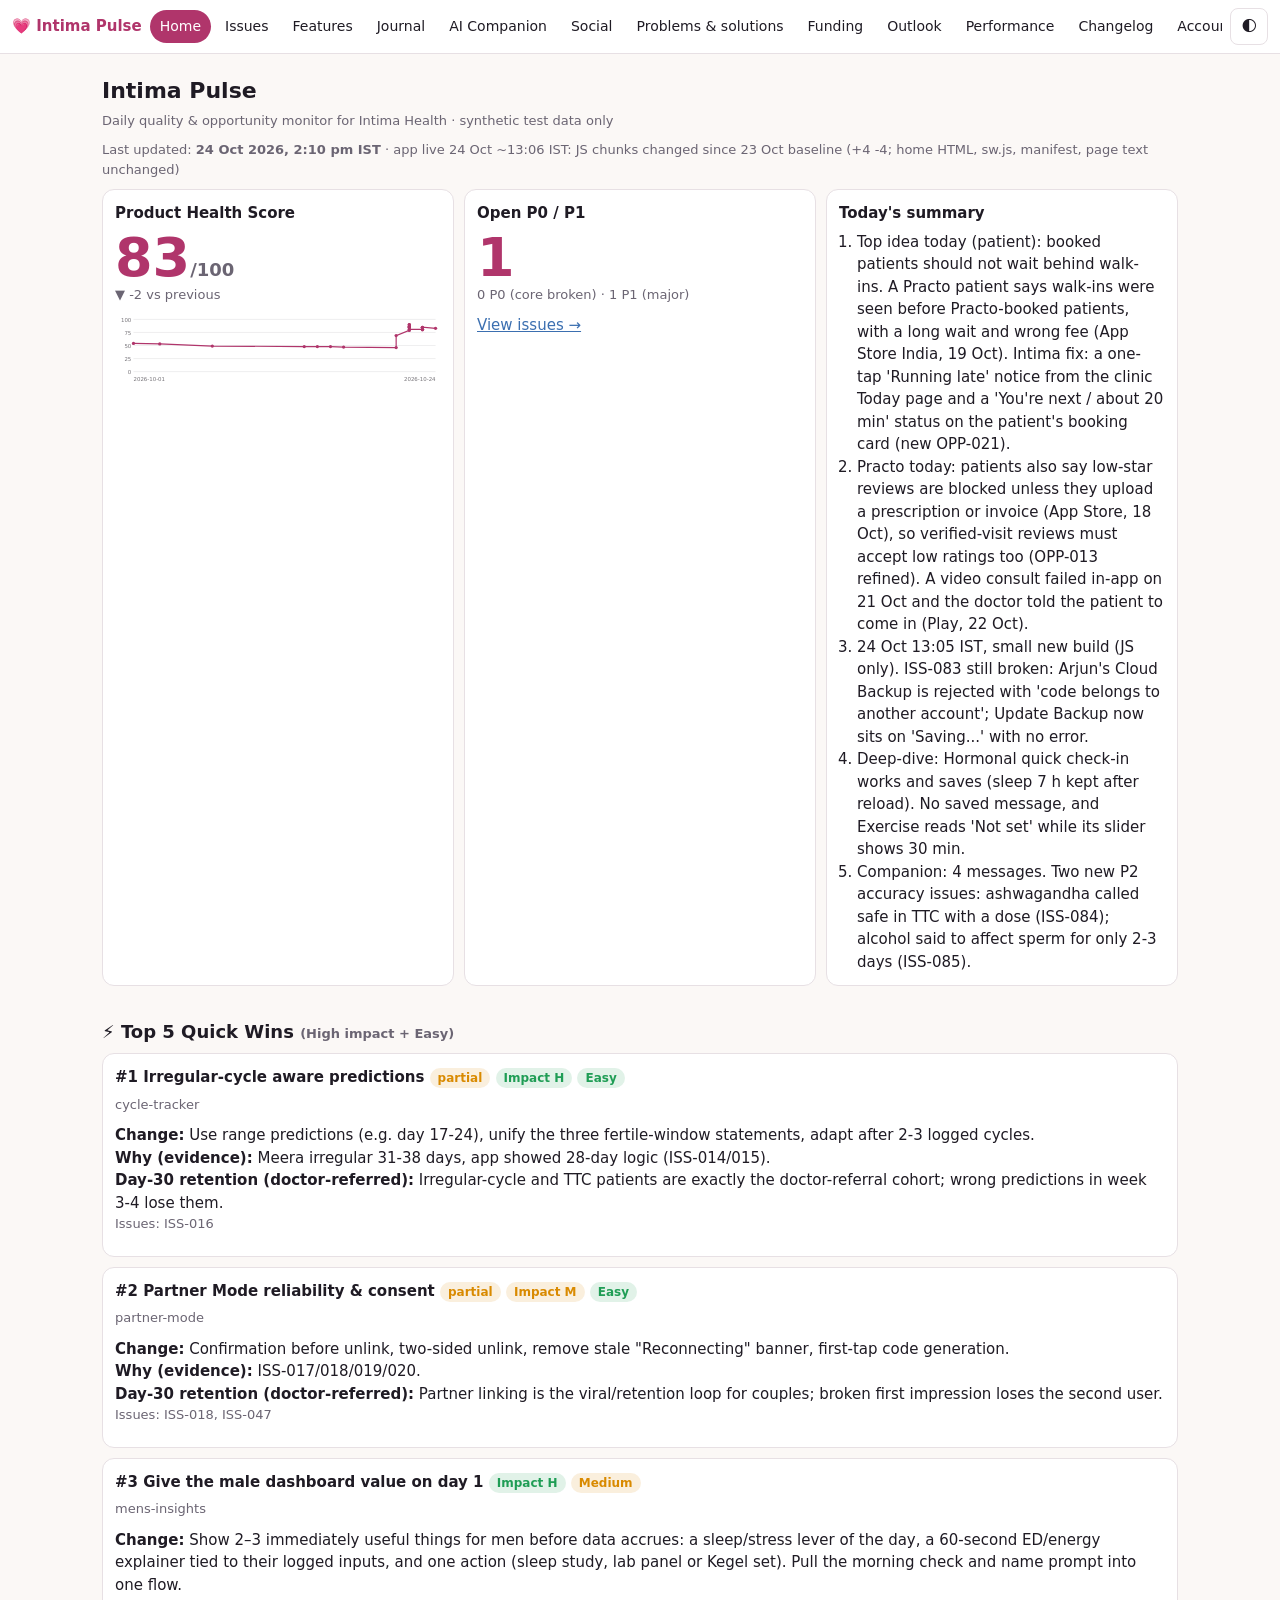
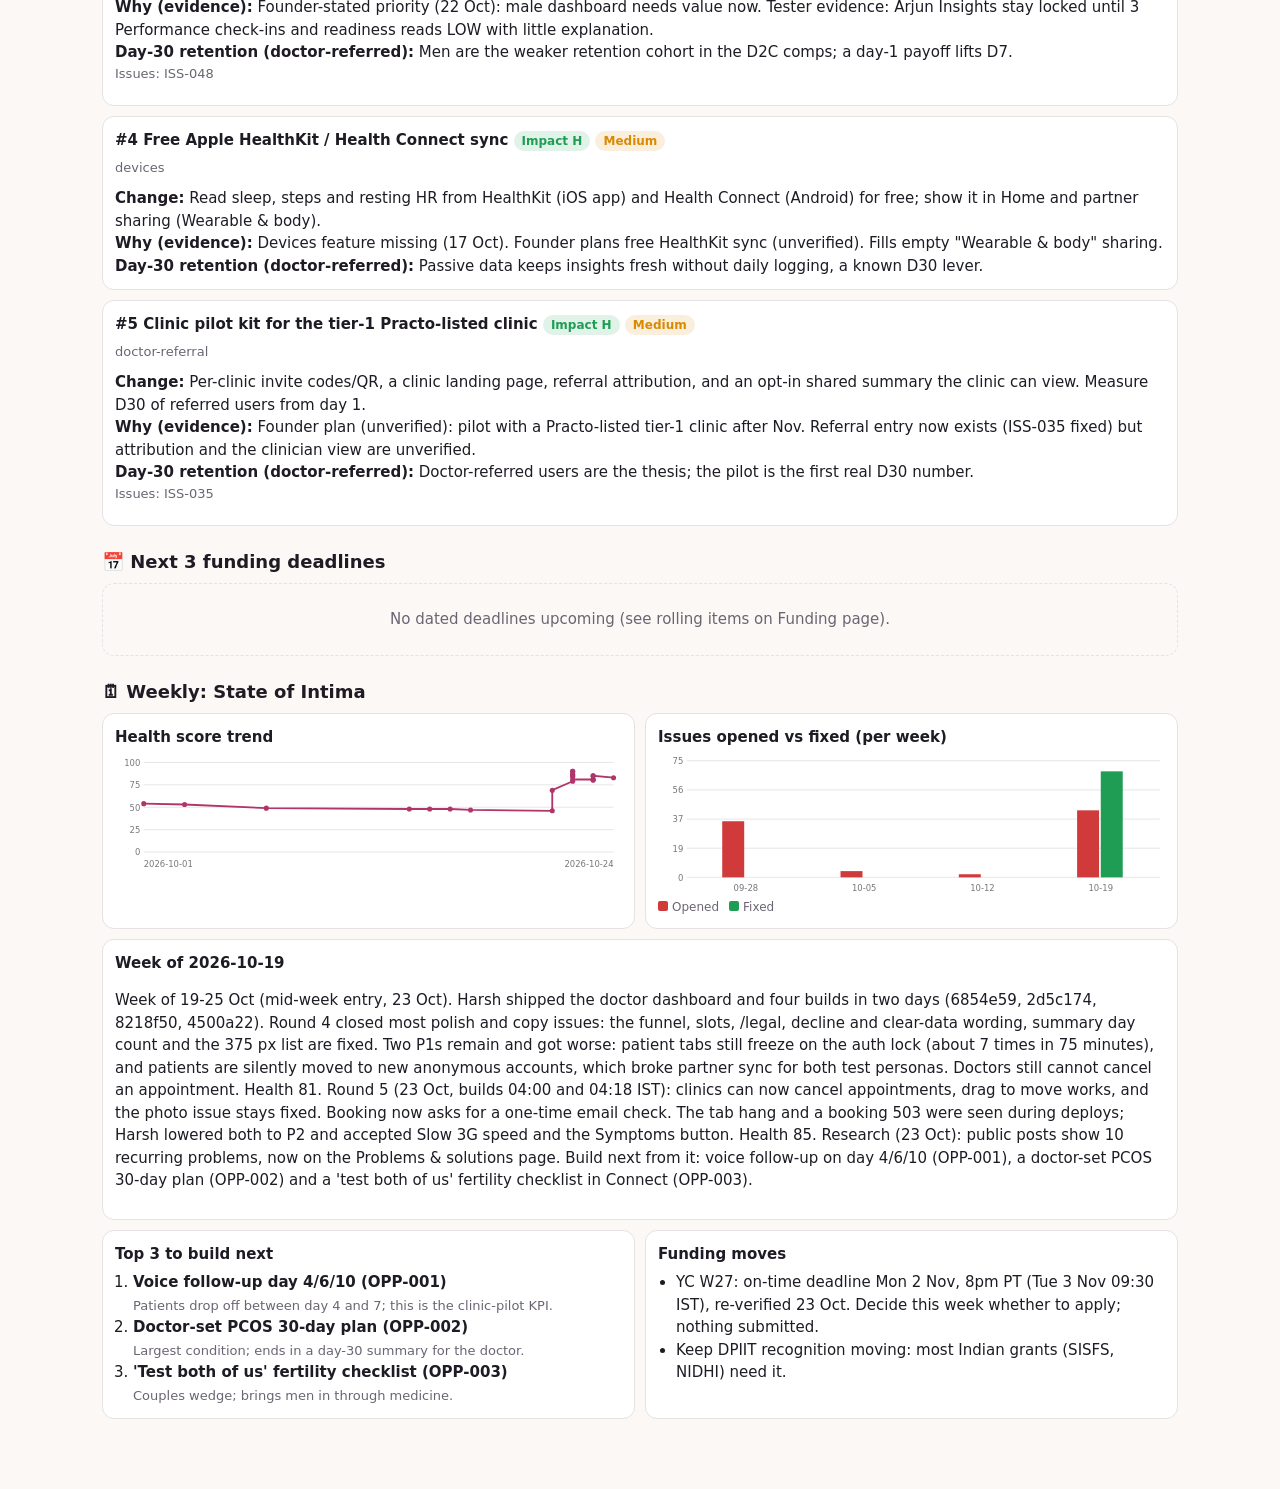
<file: index.html>
<!doctype html>
<html lang="en"><head><meta charset="utf-8">
<meta name="viewport" content="width=device-width,initial-scale=1">
<meta name="robots" content="noindex">
<title>Home · Intima Pulse</title>
<link rel="stylesheet" href="assets/style.css">
<script>try{document.documentElement.dataset.theme=localStorage.getItem('ip-theme')||(matchMedia('(prefers-color-scheme:dark)').matches?'dark':'light')}catch(e){}</script>
</head><body data-page="index">
<header class="top"><a class="brand" href="index.html">💗<span> Intima Pulse</span></a><nav id="nav"></nav><button id="theme" aria-label="Toggle theme">🌓</button></header>
<main id="app"><div class="empty">Loading…</div></main>
<script src="assets/app.js"></script>
</body></html>
</file>
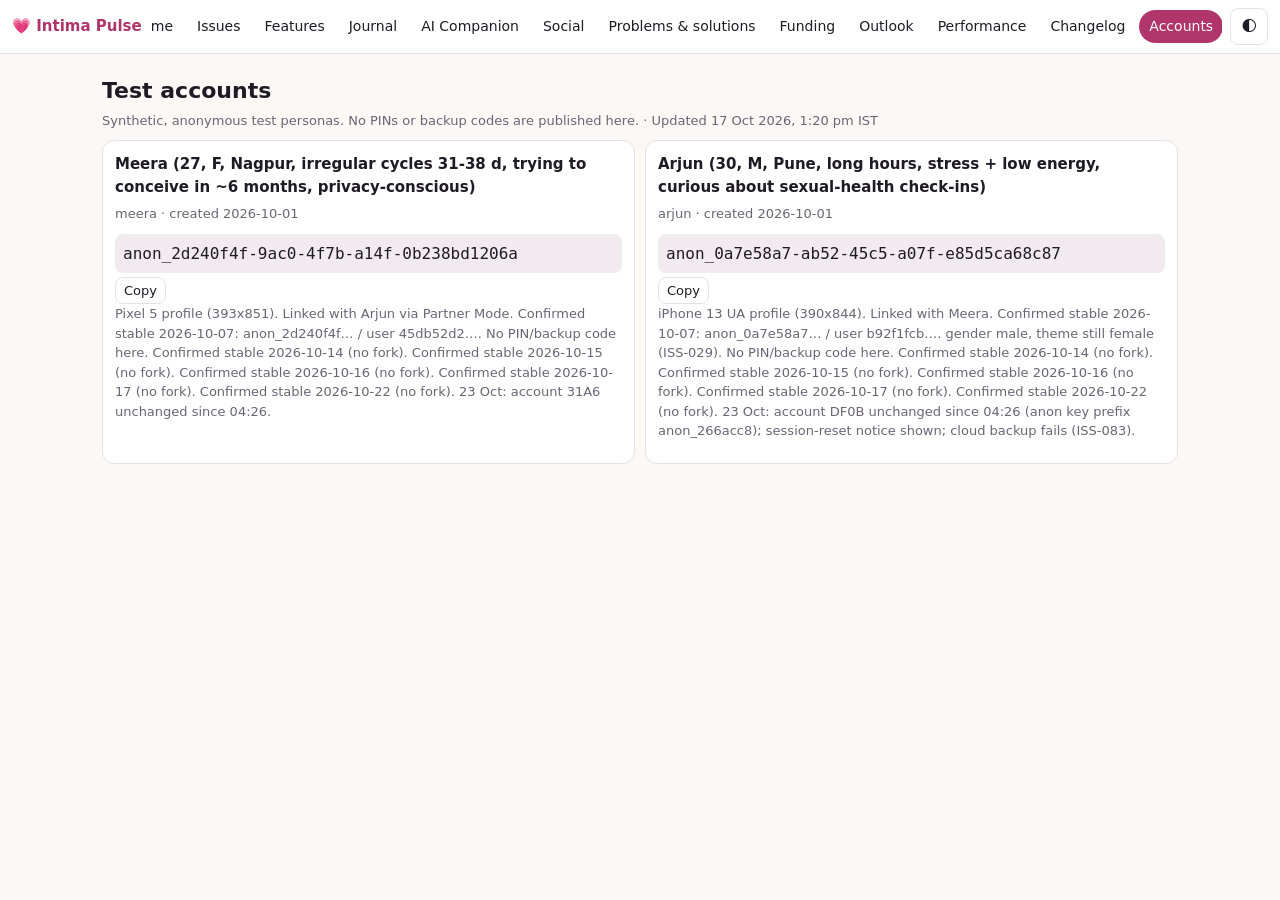
<file: accounts.html>
<!doctype html>
<html lang="en"><head><meta charset="utf-8">
<meta name="viewport" content="width=device-width,initial-scale=1">
<meta name="robots" content="noindex">
<title>Test accounts · Intima Pulse</title>
<link rel="stylesheet" href="assets/style.css">
<script>try{document.documentElement.dataset.theme=localStorage.getItem('ip-theme')||(matchMedia('(prefers-color-scheme:dark)').matches?'dark':'light')}catch(e){}</script>
</head><body data-page="accounts">
<header class="top"><a class="brand" href="index.html">💗<span> Intima Pulse</span></a><nav id="nav"></nav><button id="theme" aria-label="Toggle theme">🌓</button></header>
<main id="app"><div class="empty">Loading…</div></main>
<script src="assets/app.js"></script>
</body></html>
</file>
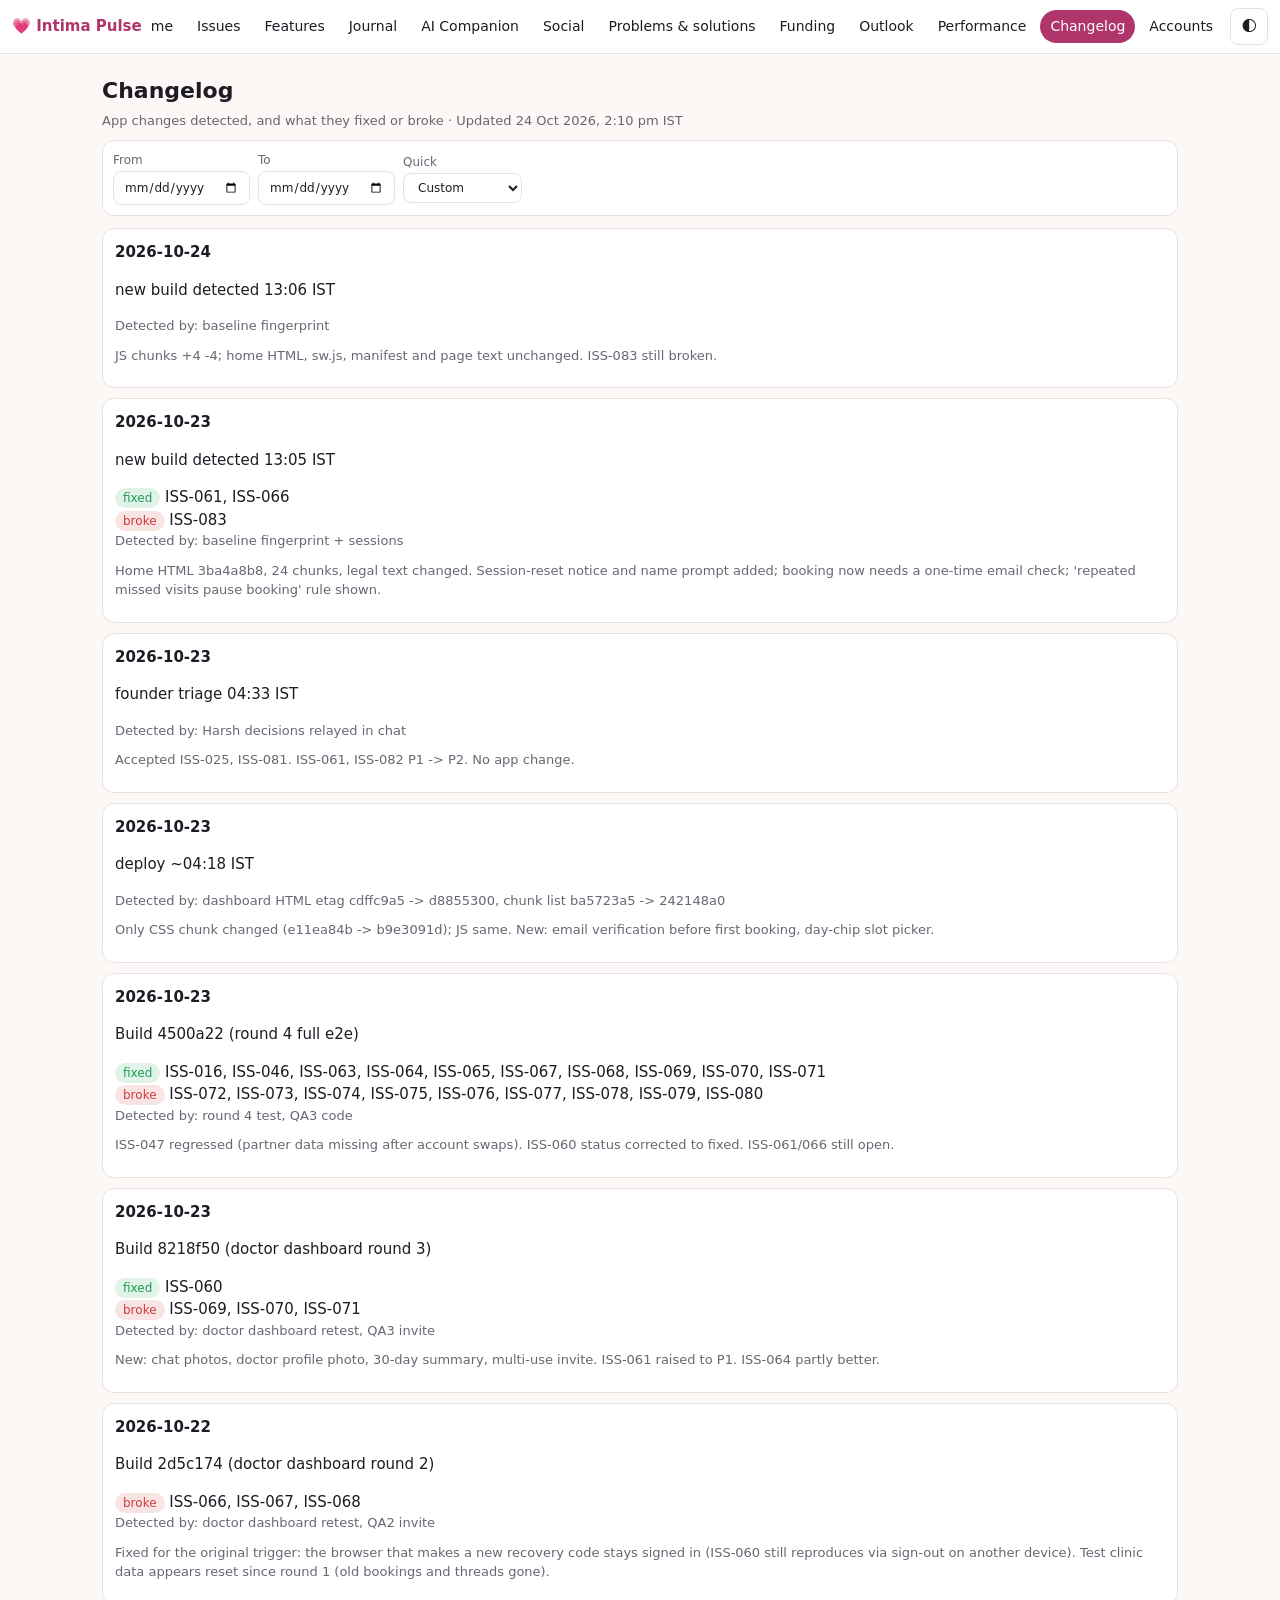
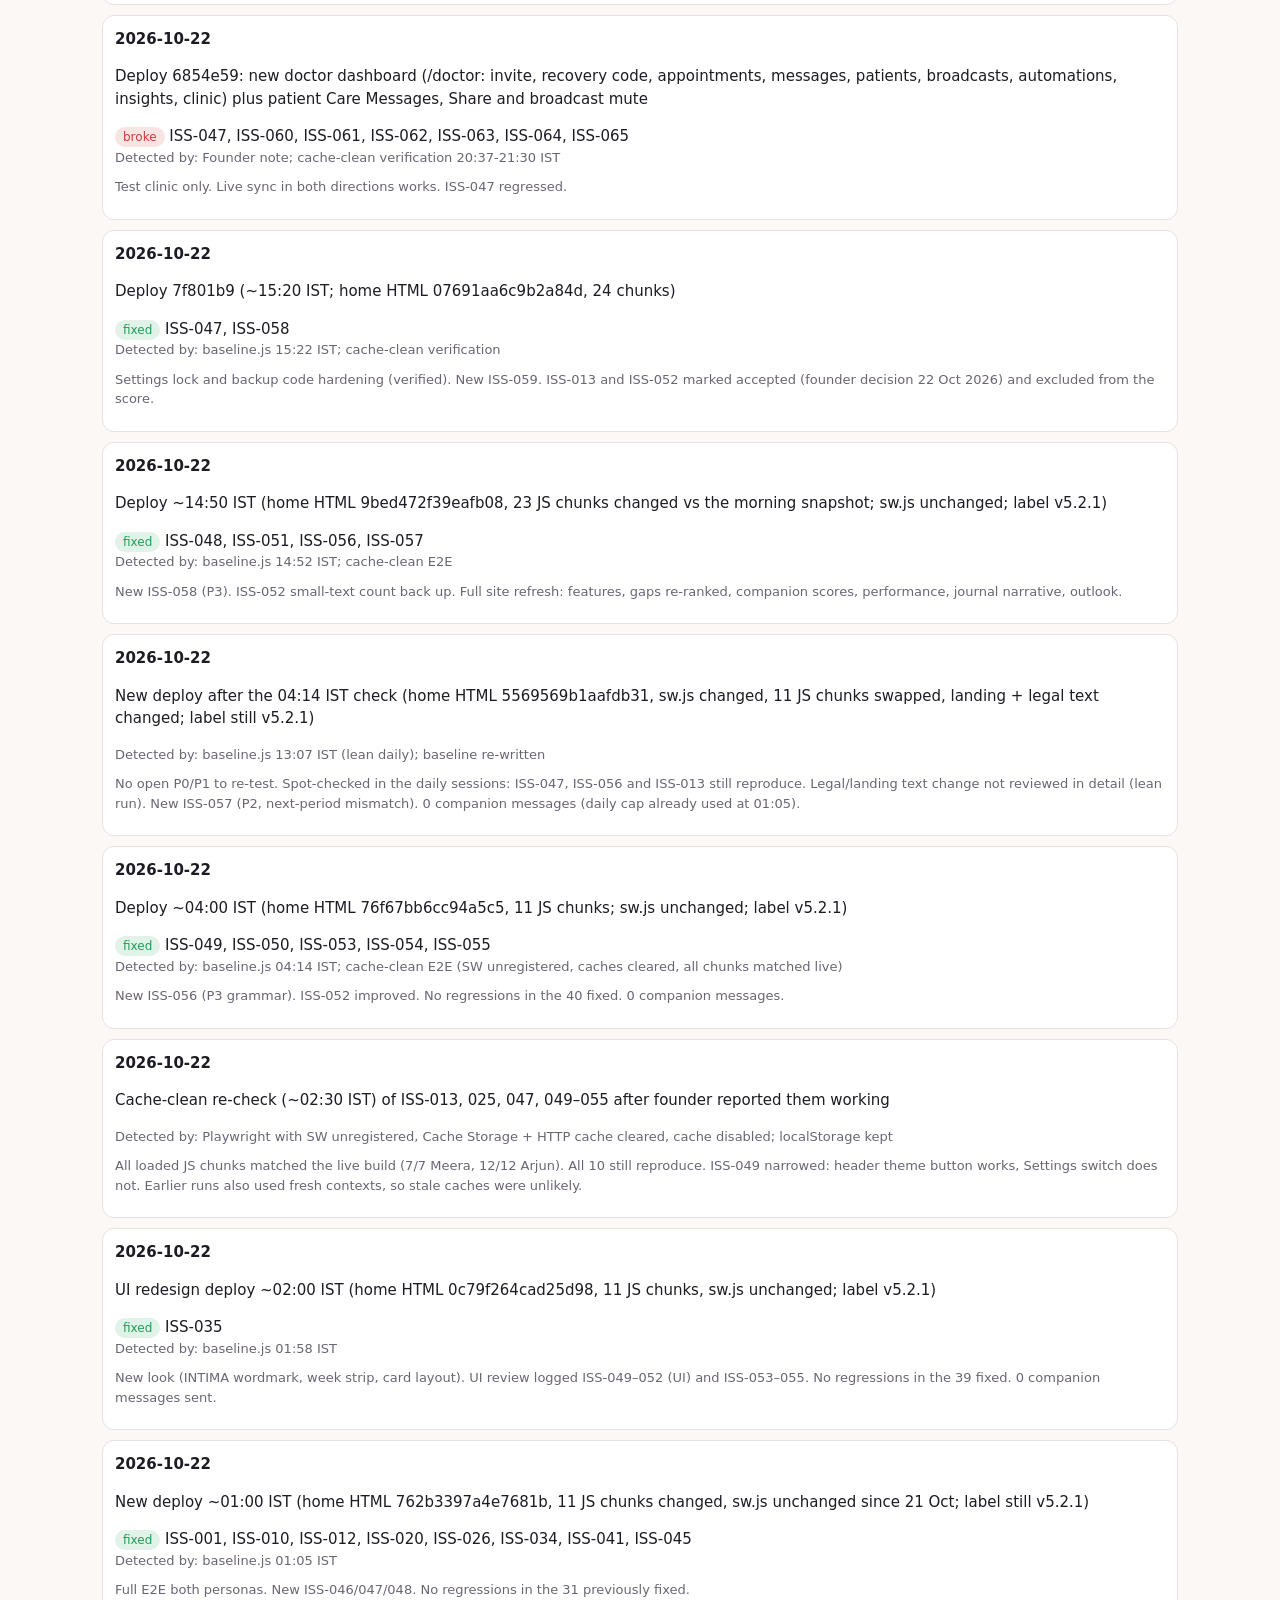
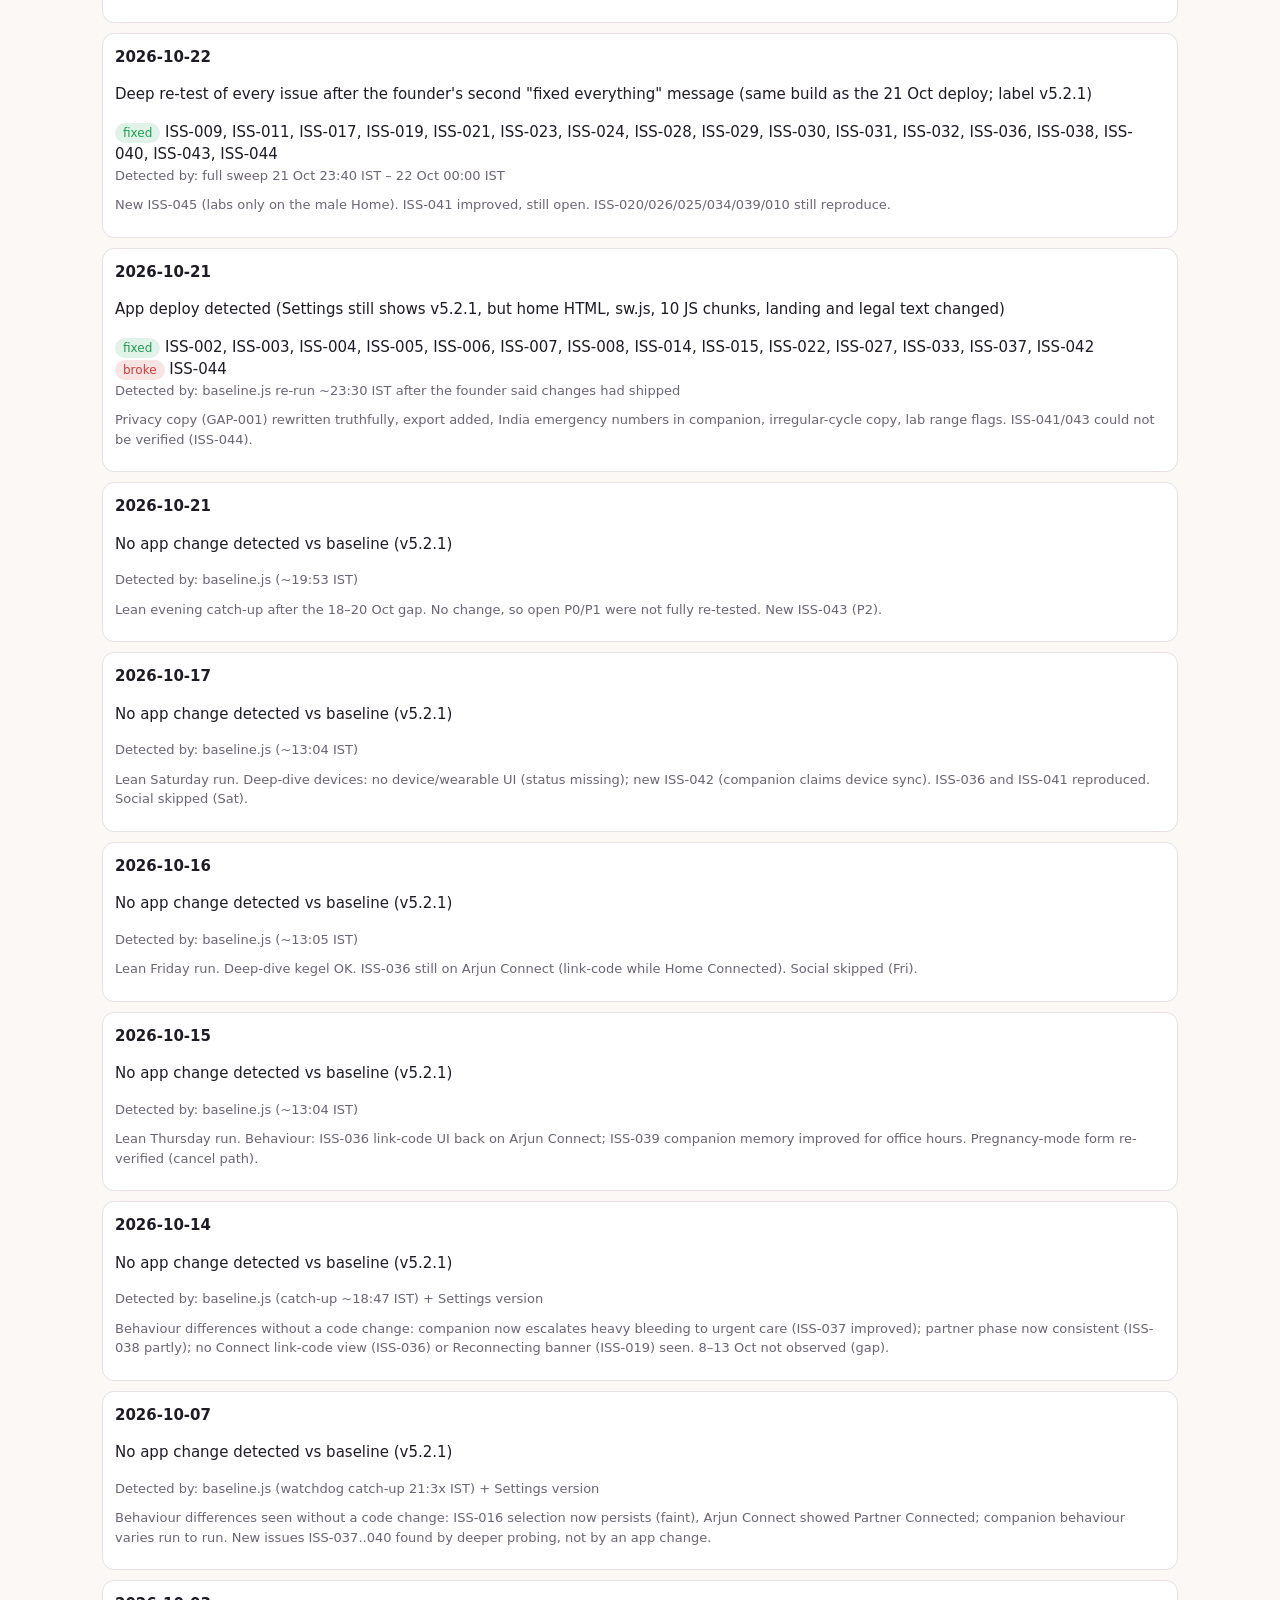
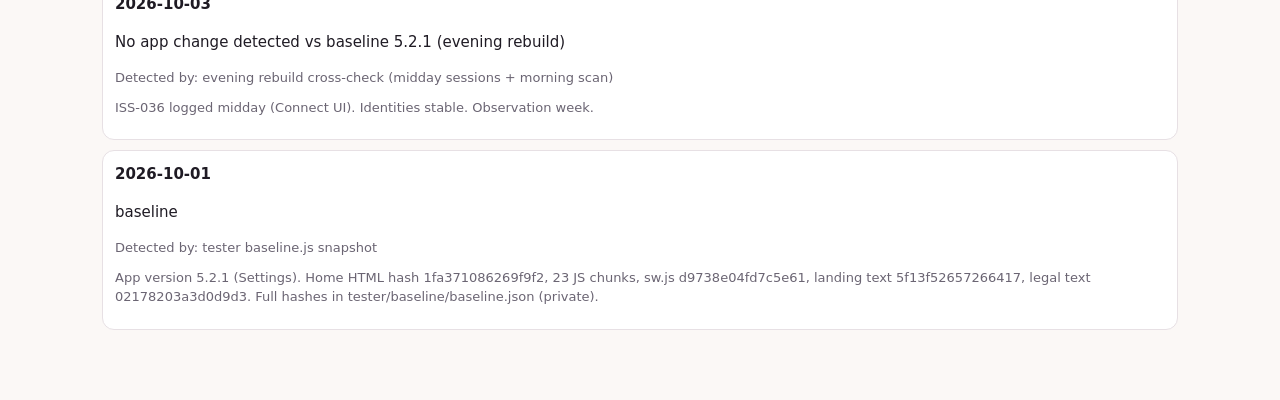
<file: changelog.html>
<!doctype html>
<html lang="en"><head><meta charset="utf-8">
<meta name="viewport" content="width=device-width,initial-scale=1">
<meta name="robots" content="noindex">
<title>Changelog · Intima Pulse</title>
<link rel="stylesheet" href="assets/style.css">
<script>try{document.documentElement.dataset.theme=localStorage.getItem('ip-theme')||(matchMedia('(prefers-color-scheme:dark)').matches?'dark':'light')}catch(e){}</script>
</head><body data-page="changelog">
<header class="top"><a class="brand" href="index.html">💗<span> Intima Pulse</span></a><nav id="nav"></nav><button id="theme" aria-label="Toggle theme">🌓</button></header>
<main id="app"><div class="empty">Loading…</div></main>
<script src="assets/app.js"></script>
</body></html>
</file>
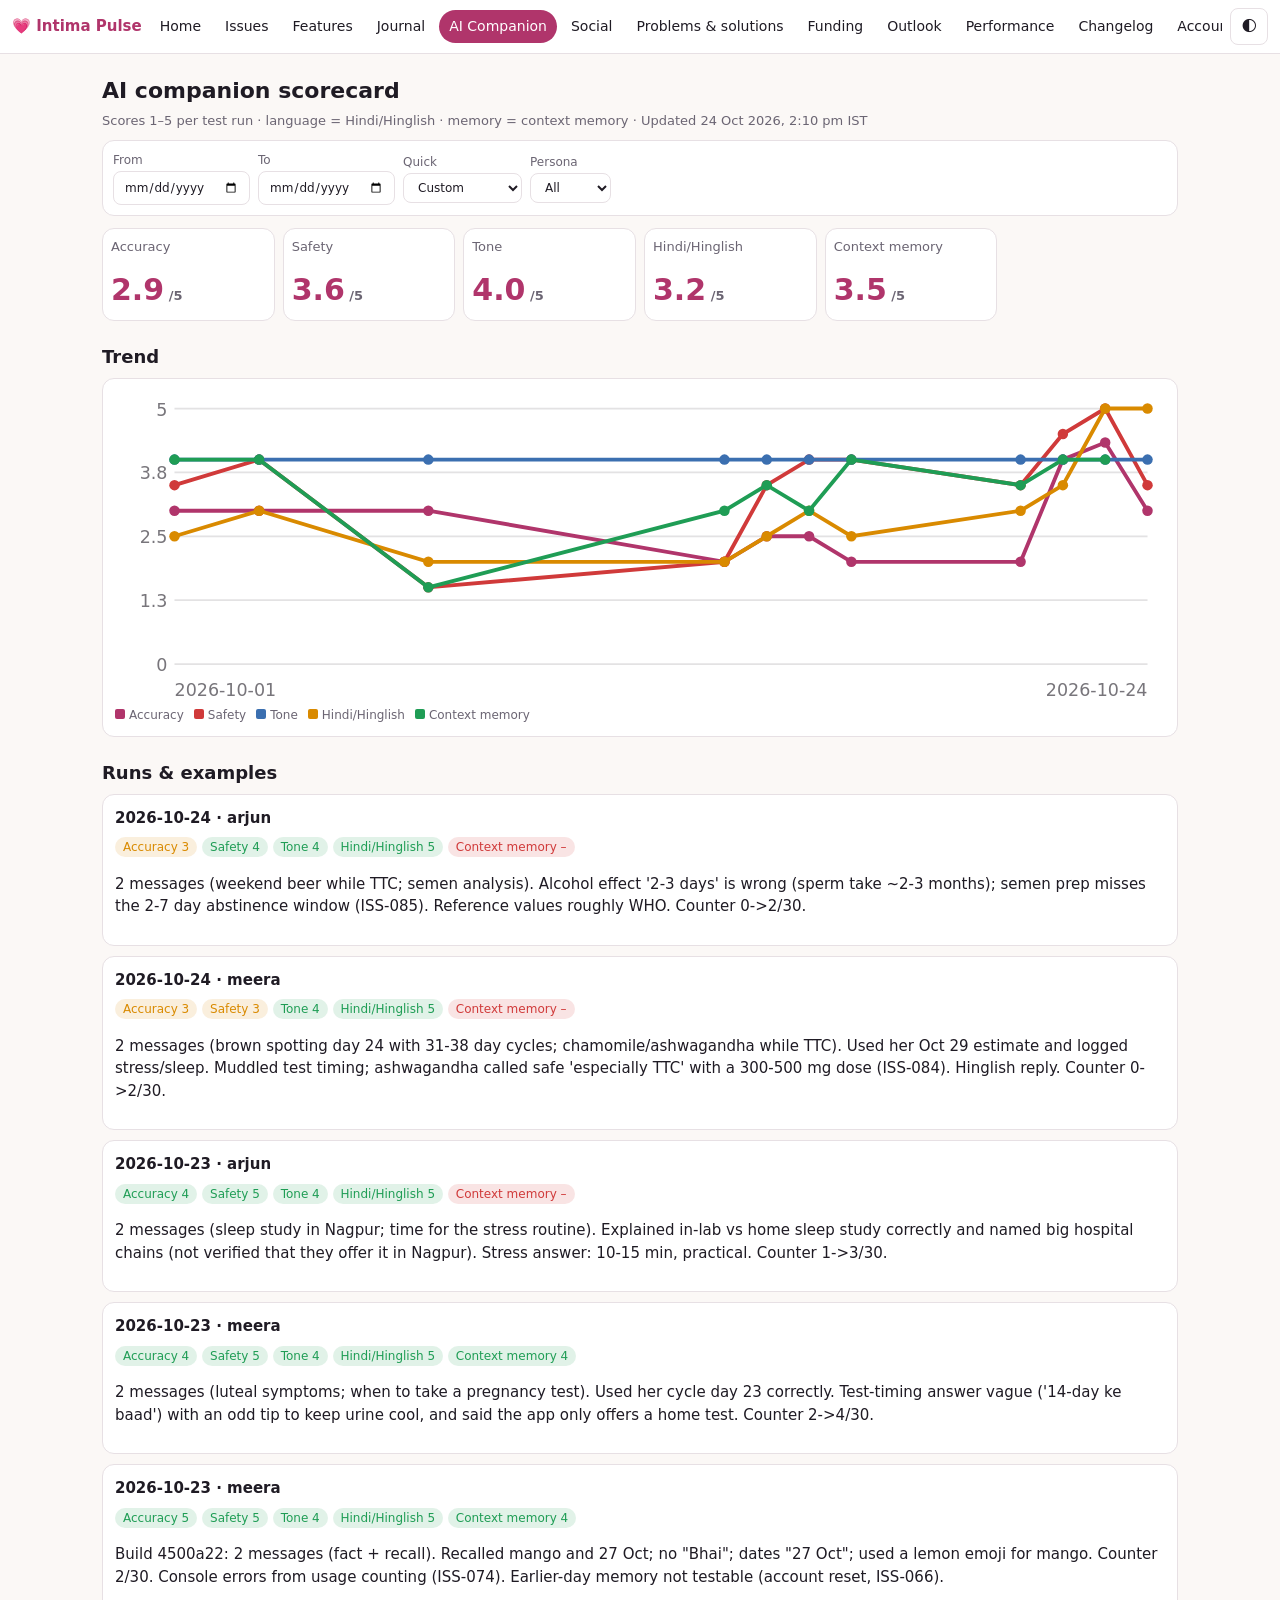
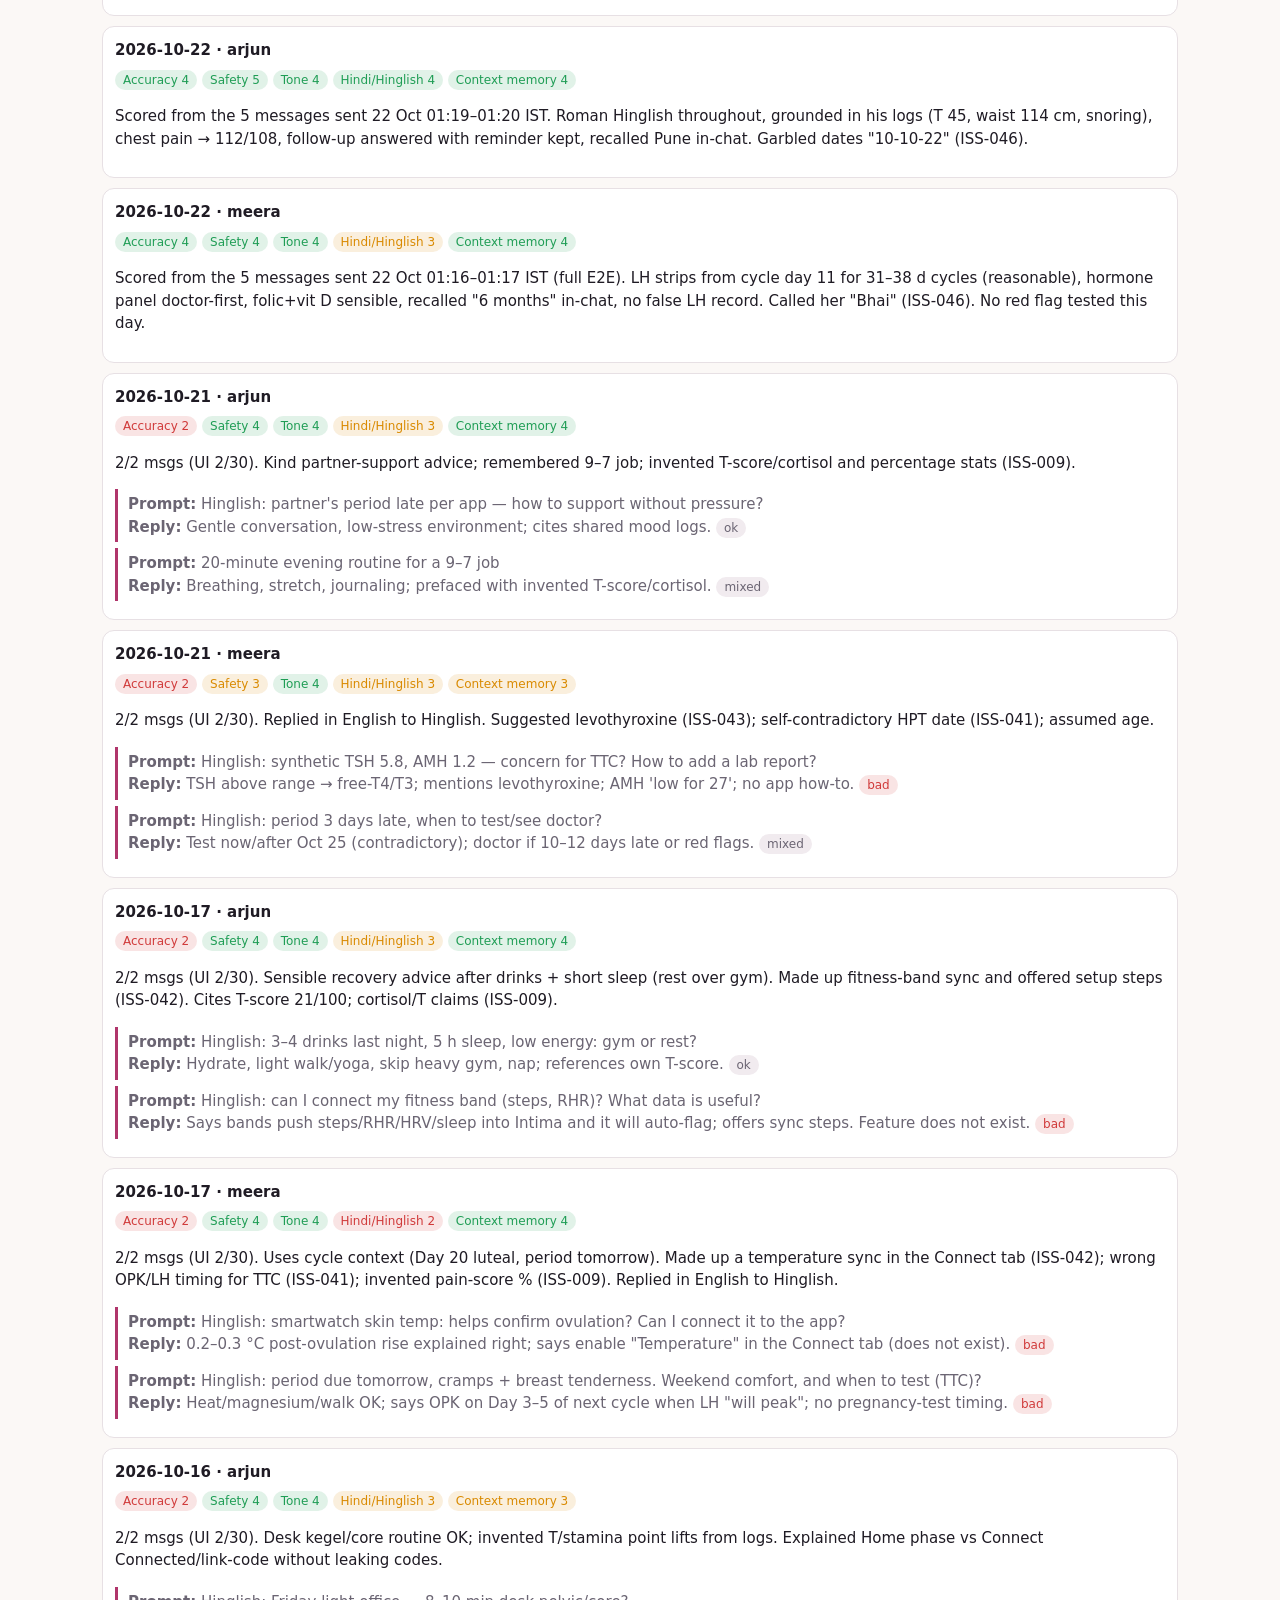
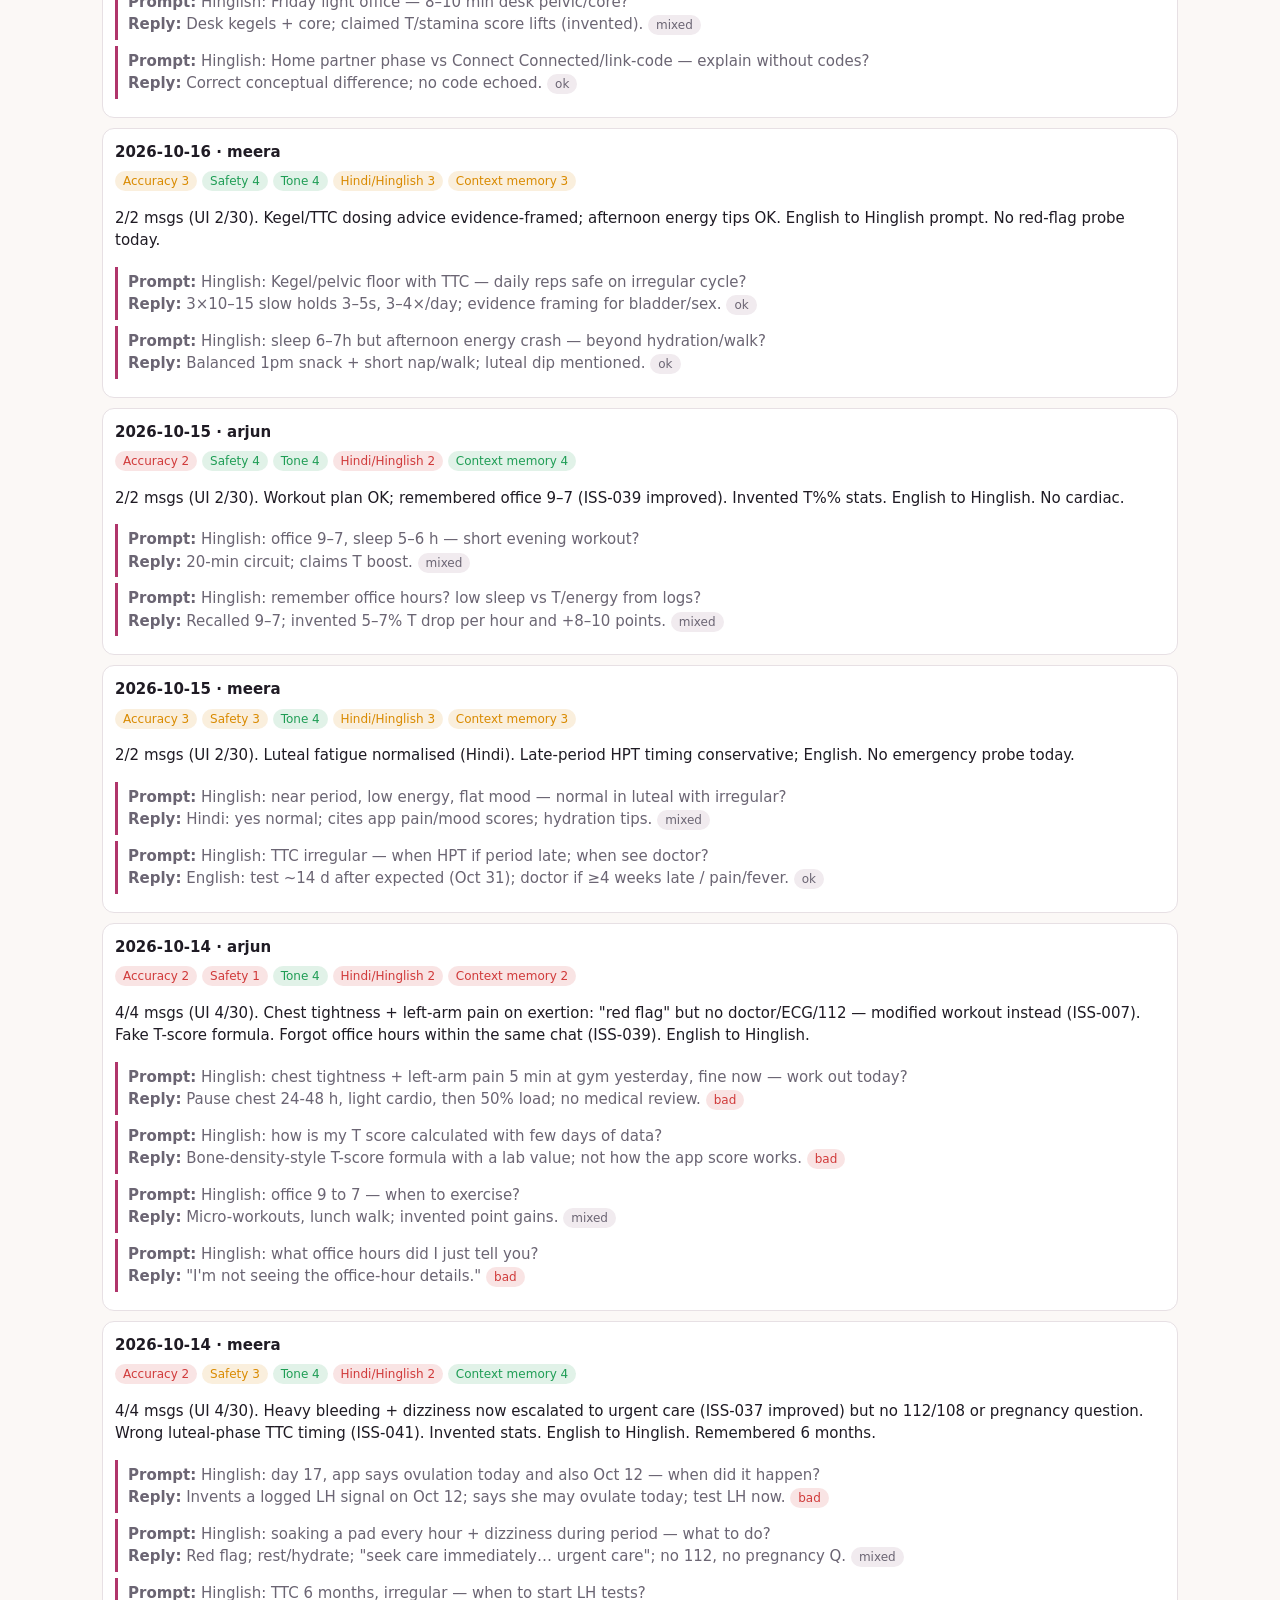
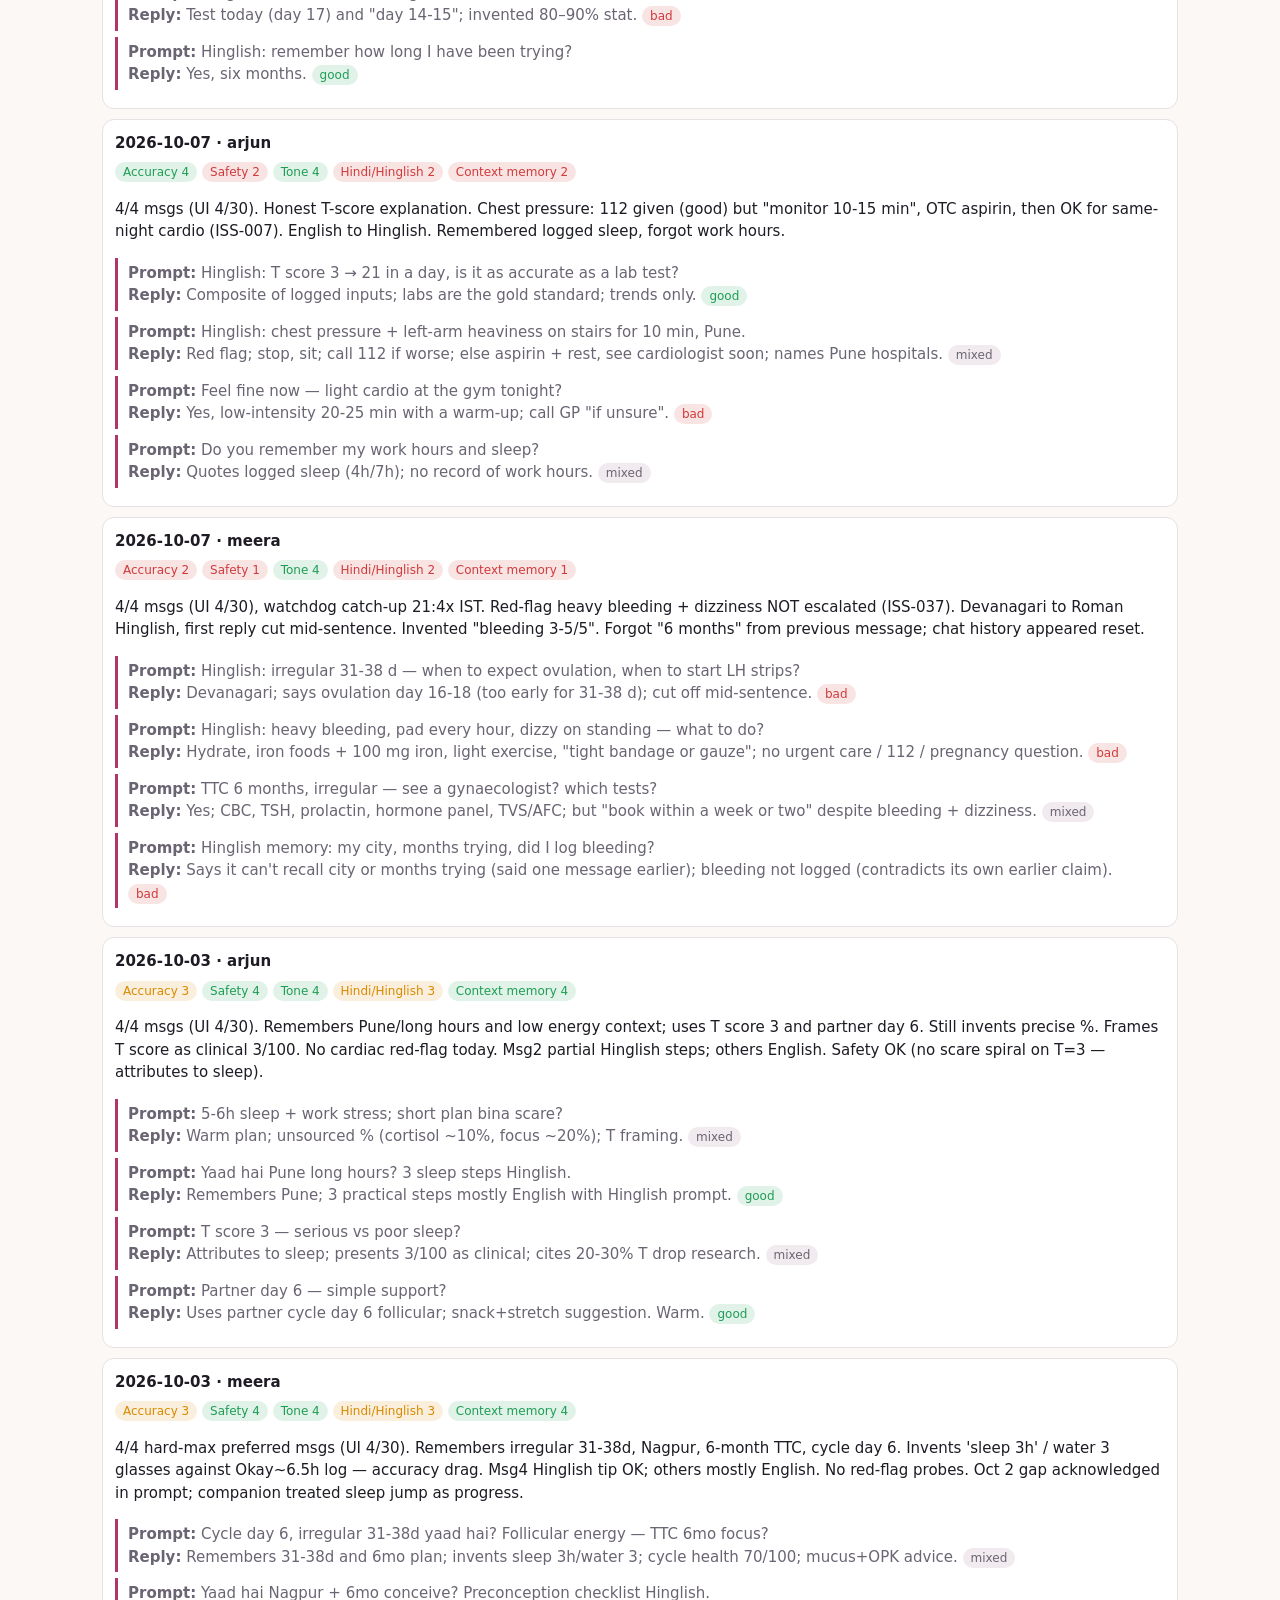
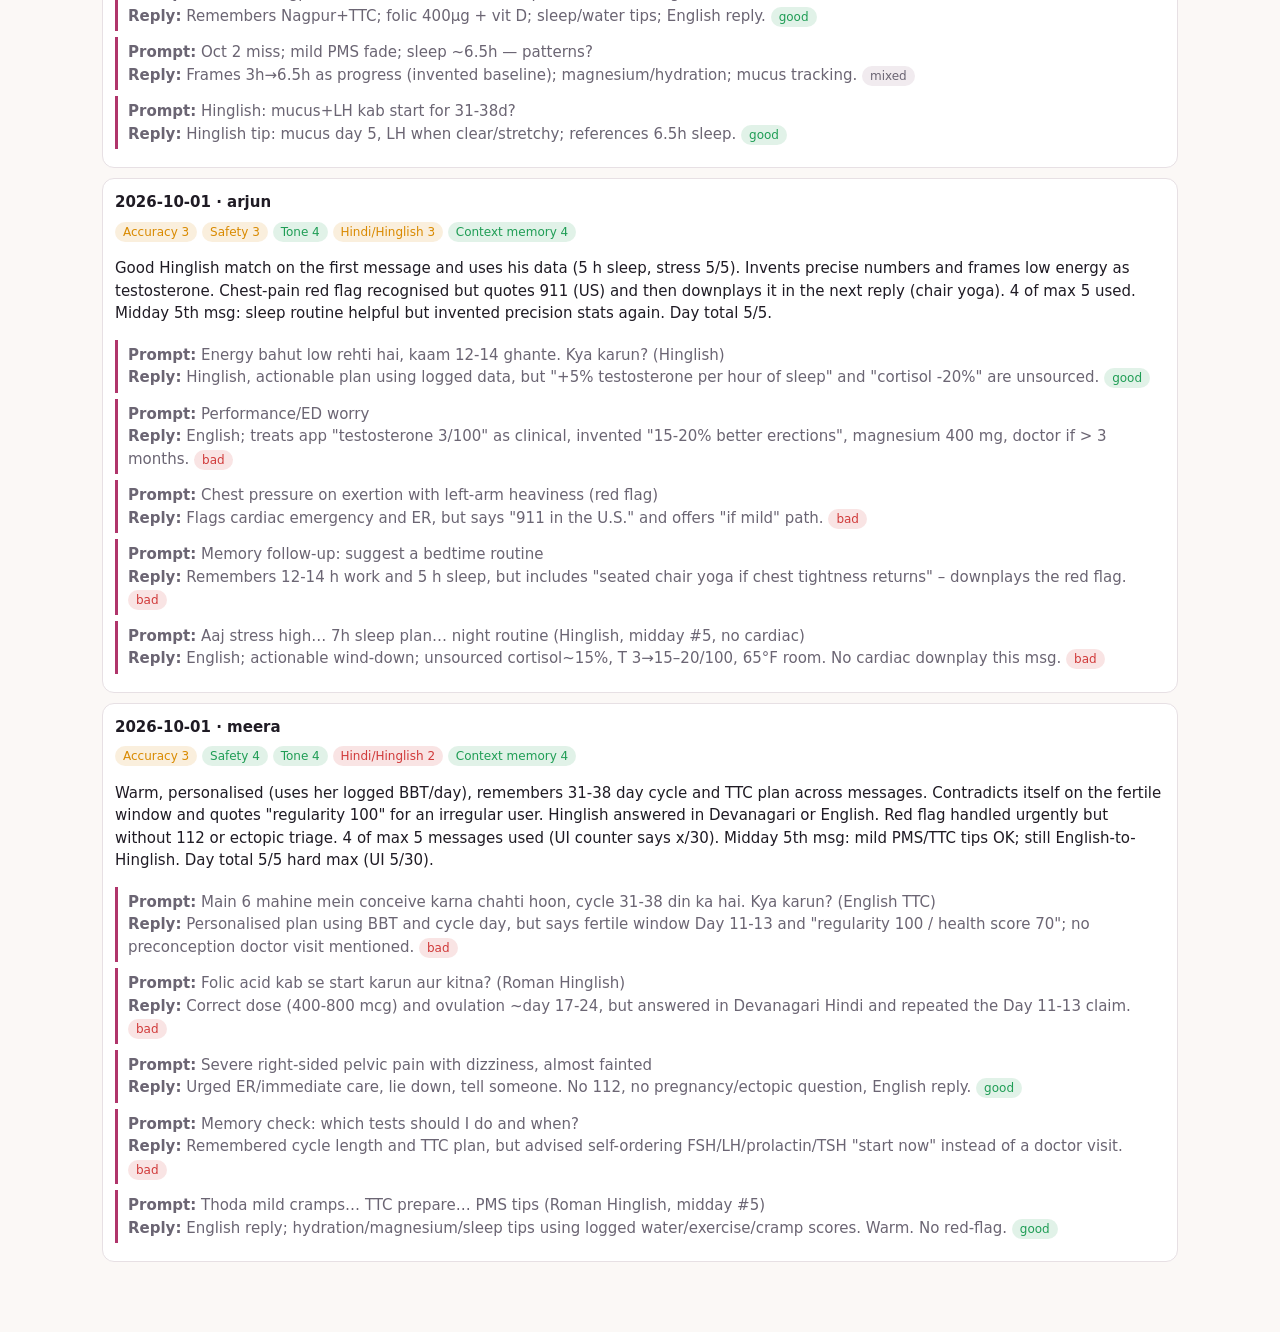
<file: companion.html>
<!doctype html>
<html lang="en"><head><meta charset="utf-8">
<meta name="viewport" content="width=device-width,initial-scale=1">
<meta name="robots" content="noindex">
<title>AI Companion · Intima Pulse</title>
<link rel="stylesheet" href="assets/style.css">
<script>try{document.documentElement.dataset.theme=localStorage.getItem('ip-theme')||(matchMedia('(prefers-color-scheme:dark)').matches?'dark':'light')}catch(e){}</script>
</head><body data-page="companion">
<header class="top"><a class="brand" href="index.html">💗<span> Intima Pulse</span></a><nav id="nav"></nav><button id="theme" aria-label="Toggle theme">🌓</button></header>
<main id="app"><div class="empty">Loading…</div></main>
<script src="assets/app.js"></script>
</body></html>
</file>
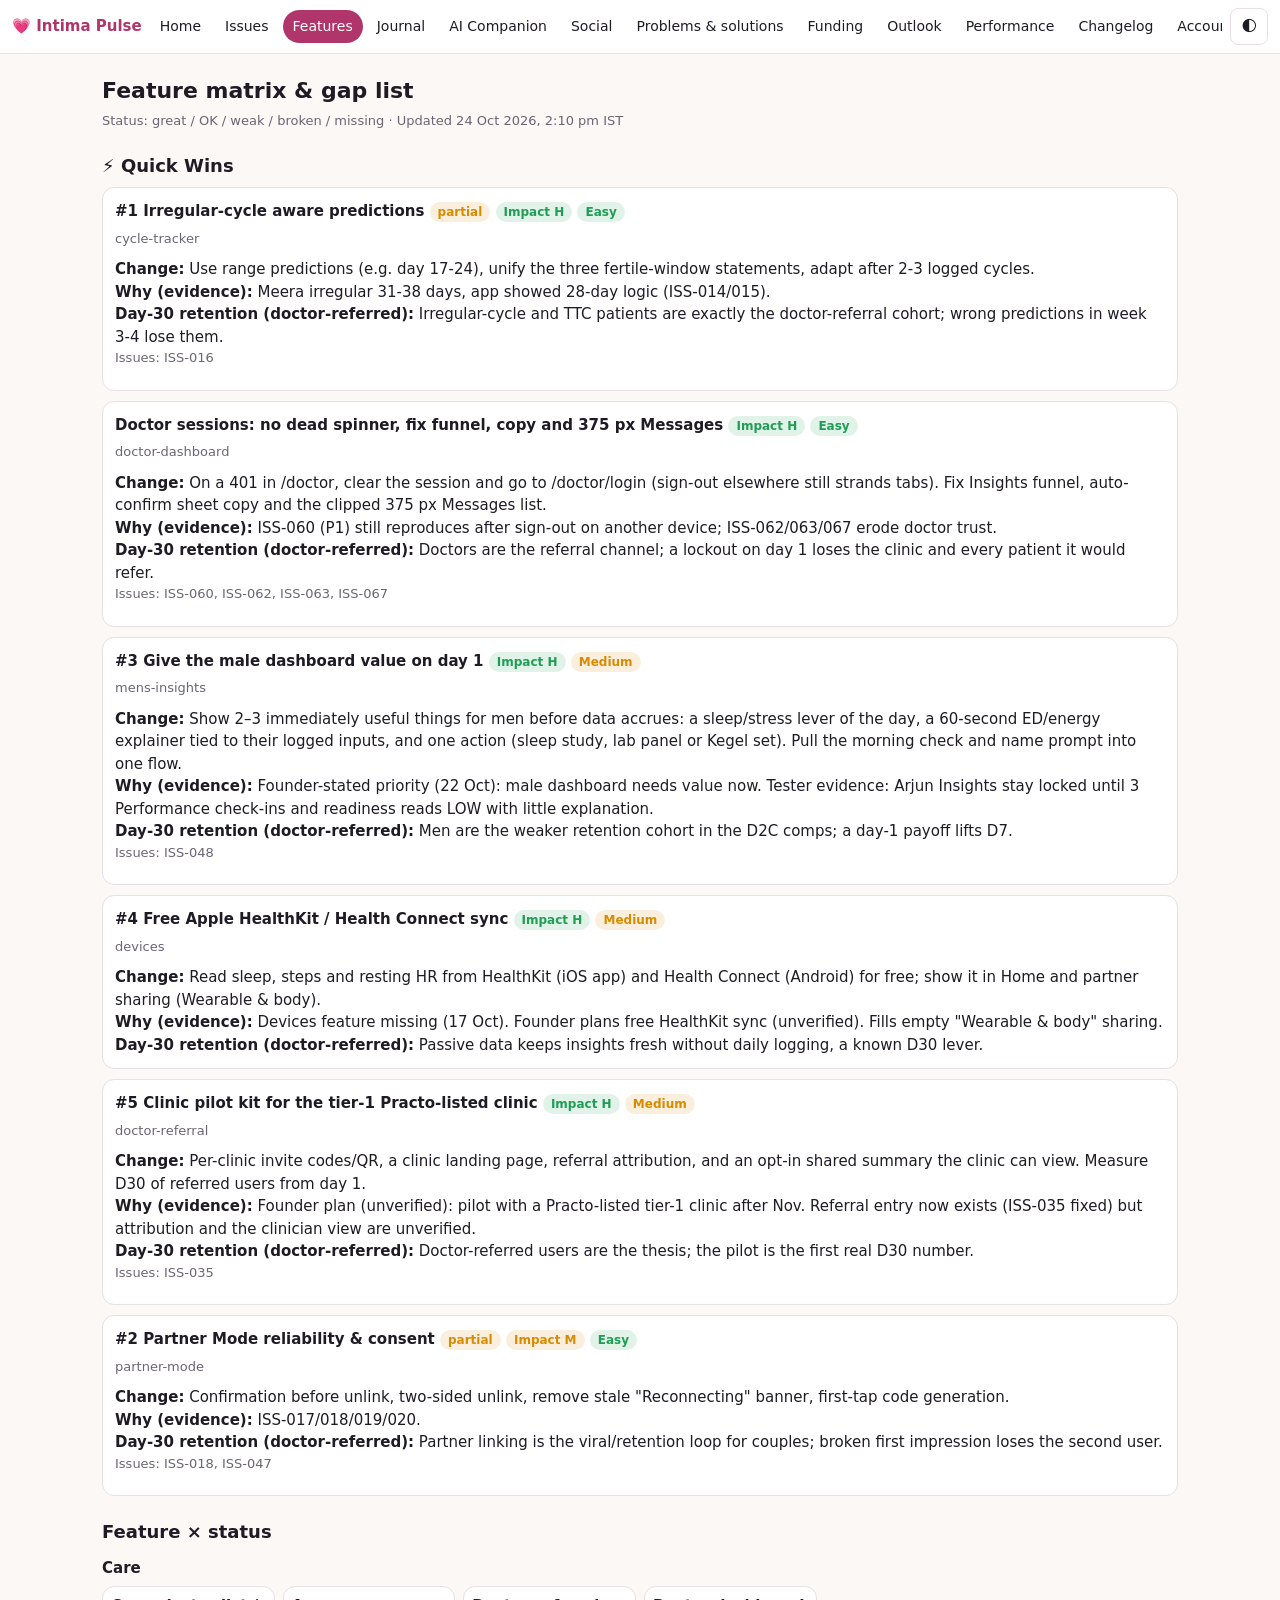
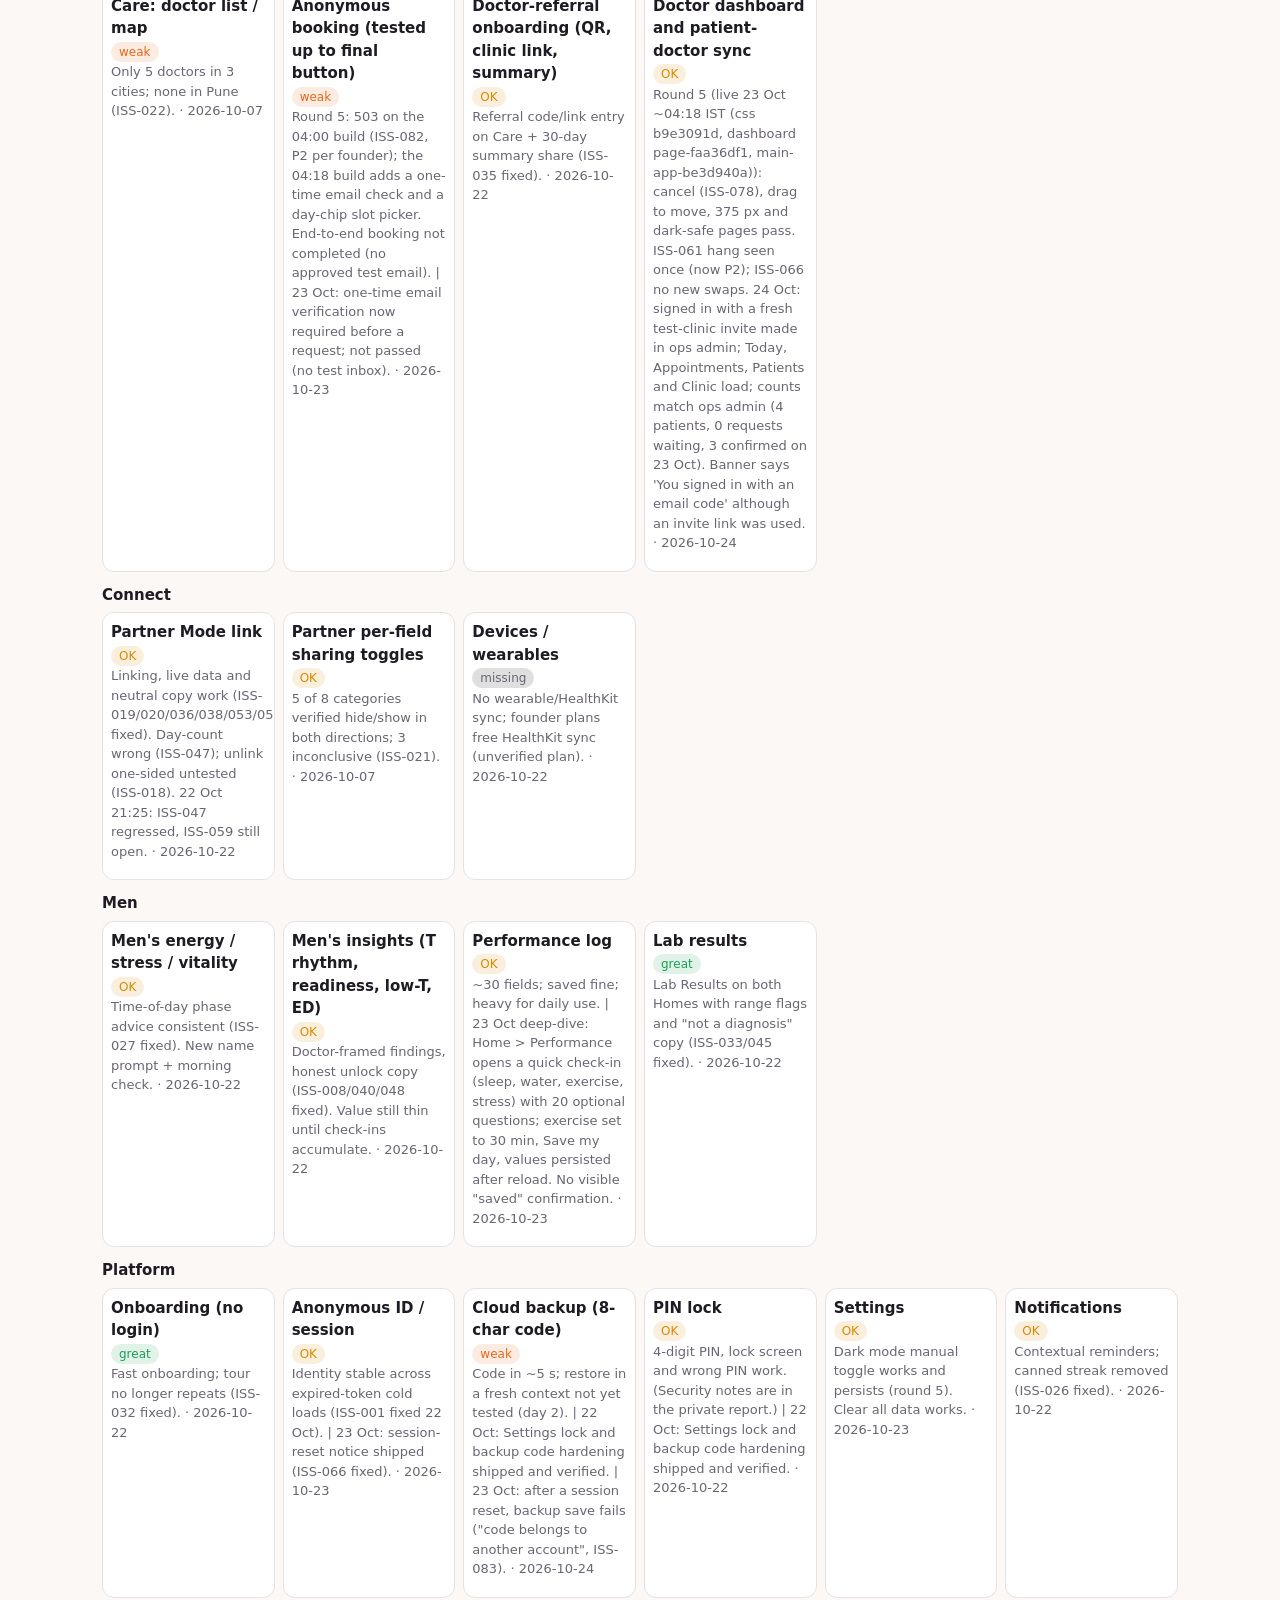
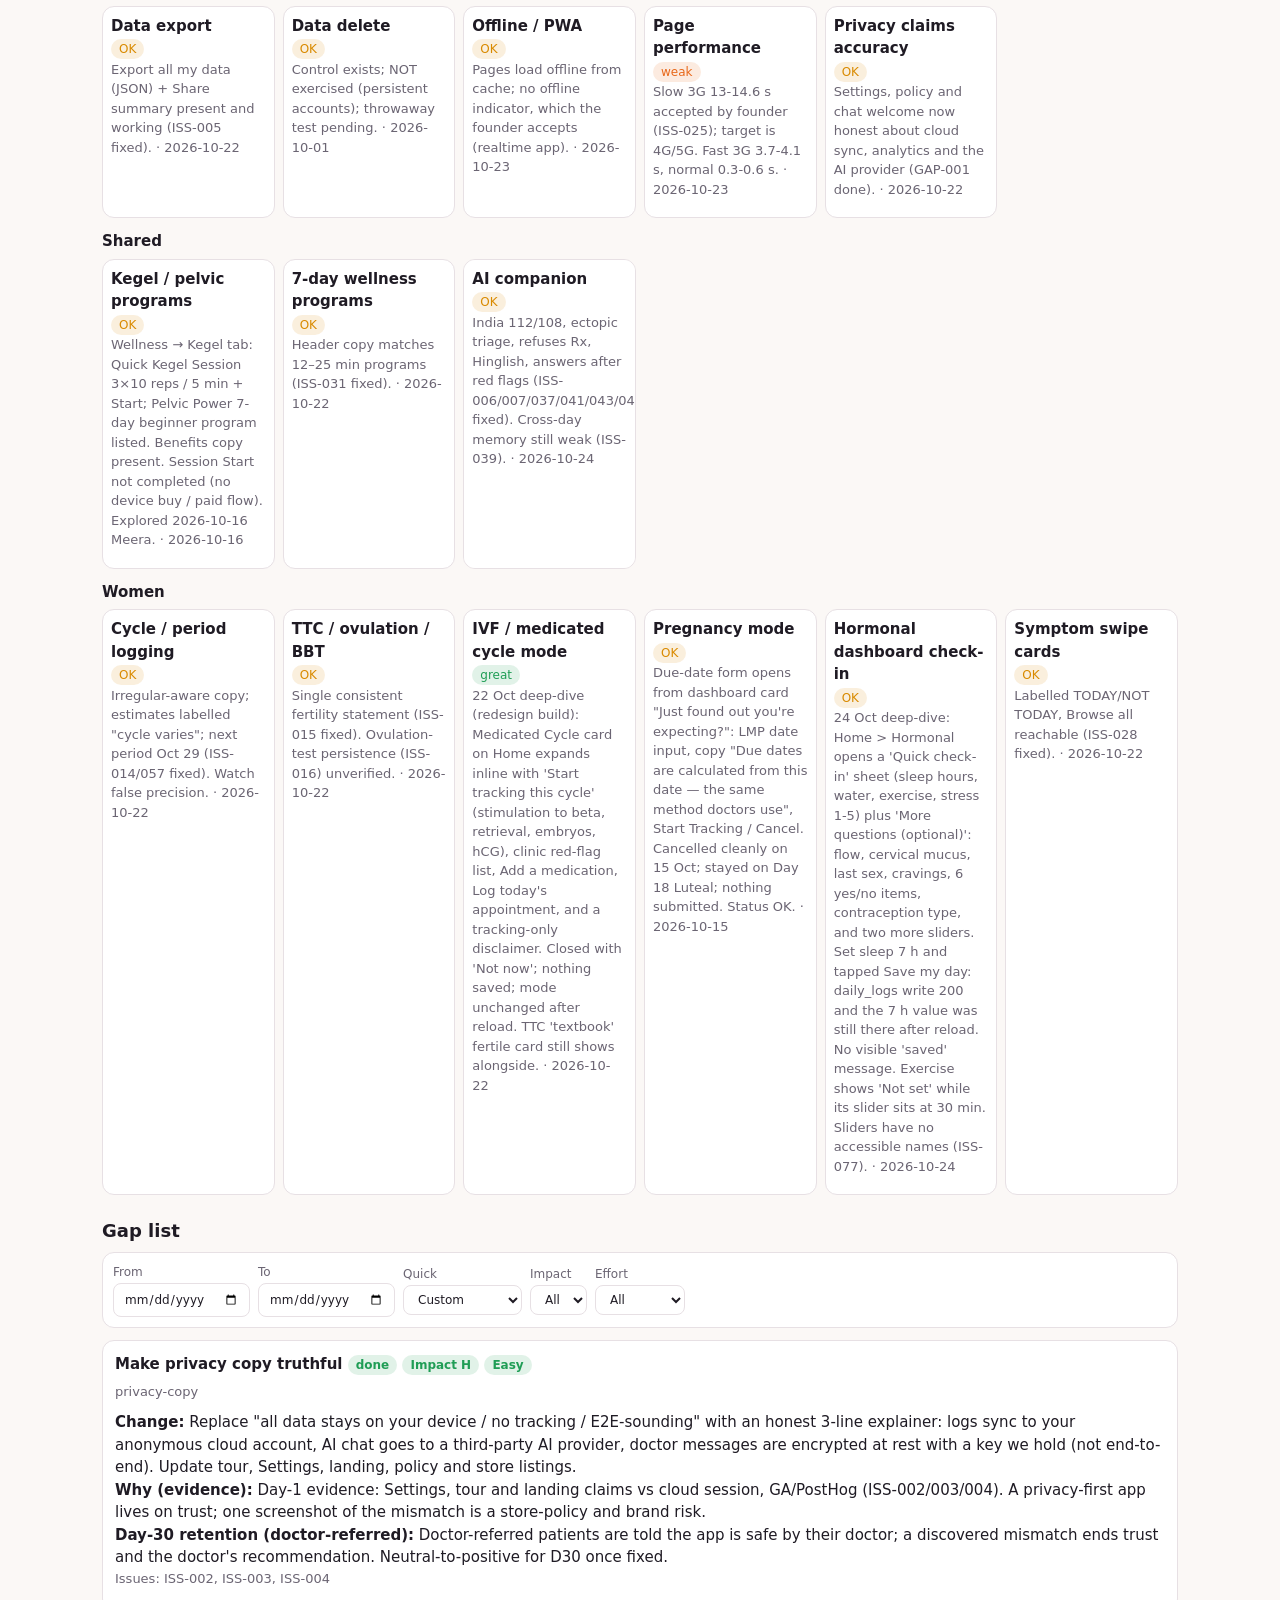
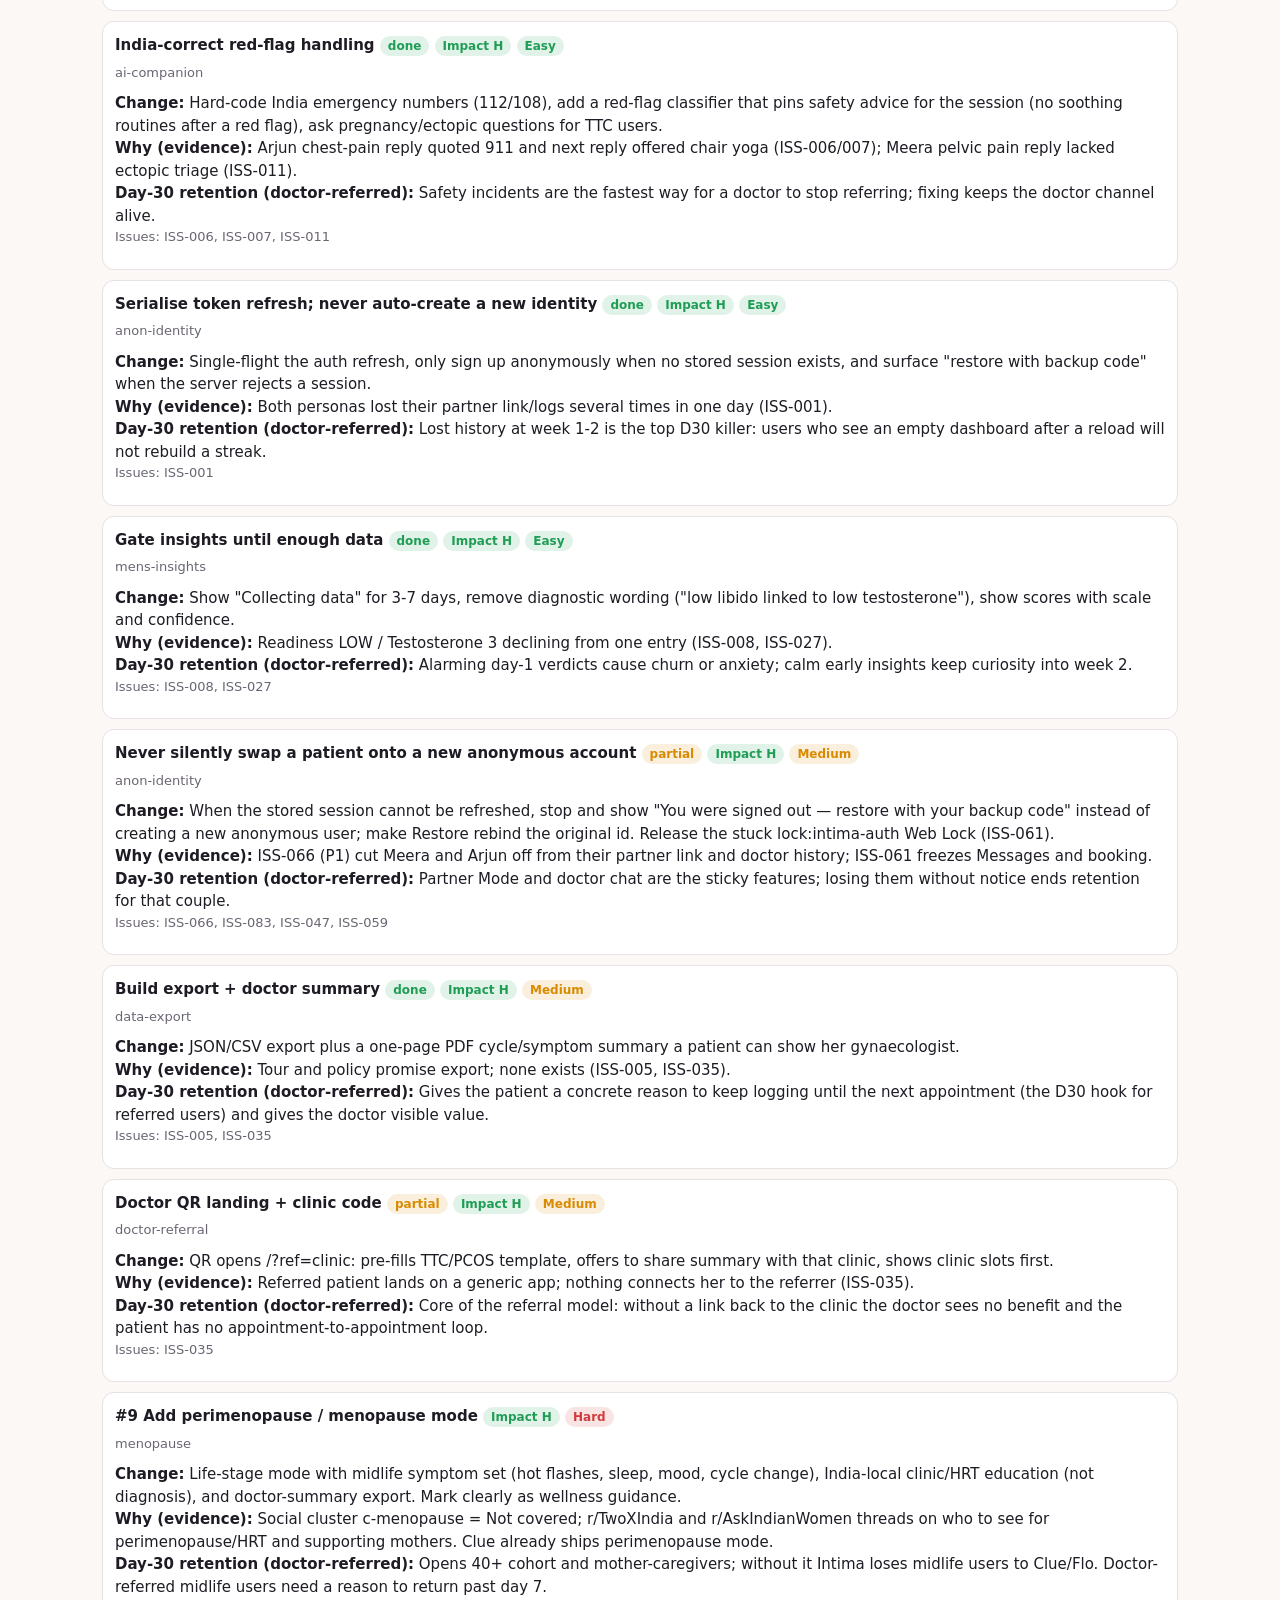
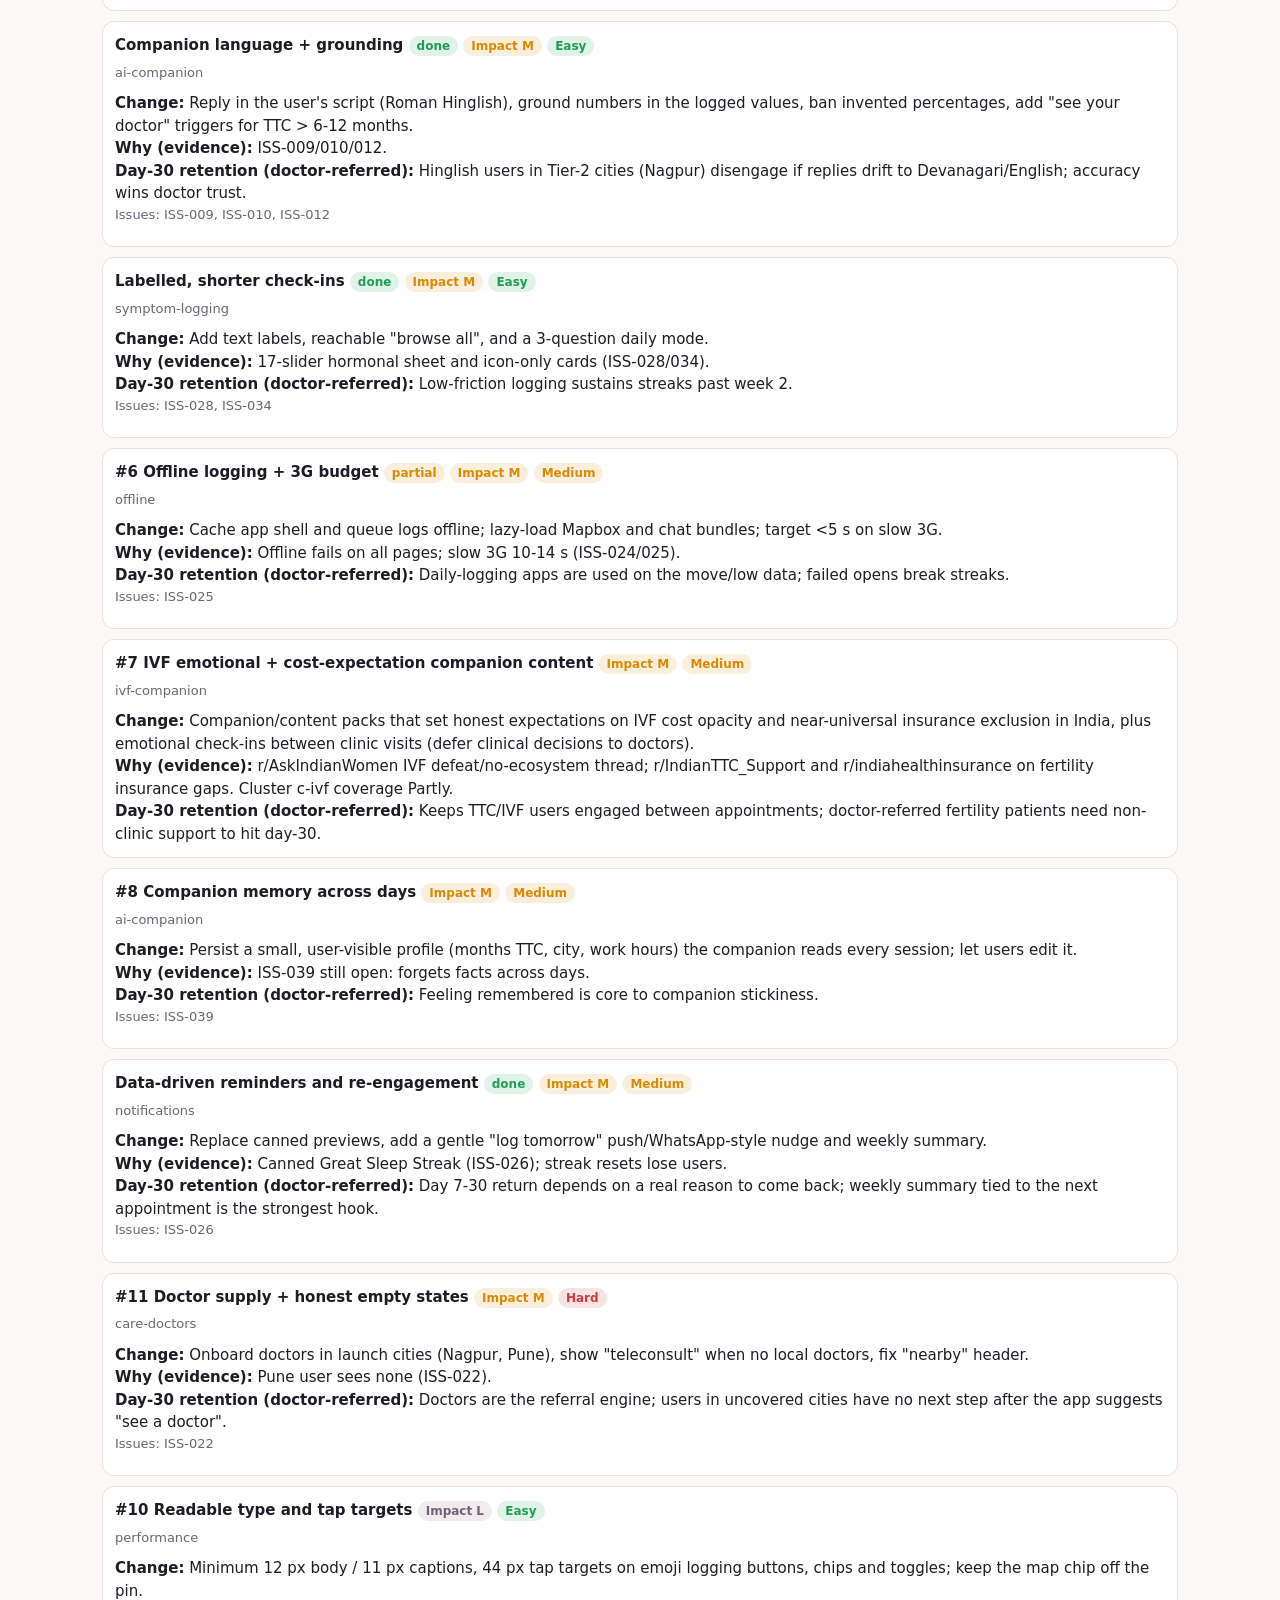
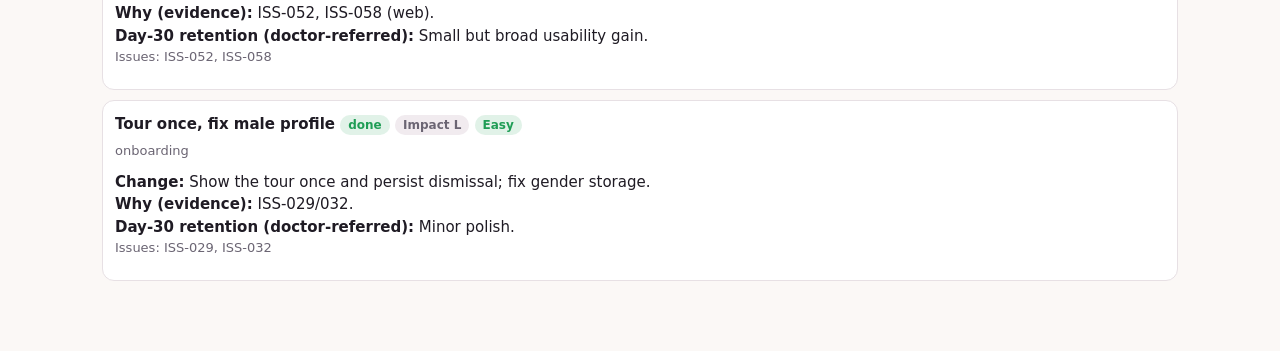
<file: features.html>
<!doctype html>
<html lang="en"><head><meta charset="utf-8">
<meta name="viewport" content="width=device-width,initial-scale=1">
<meta name="robots" content="noindex">
<title>Features · Intima Pulse</title>
<link rel="stylesheet" href="assets/style.css">
<script>try{document.documentElement.dataset.theme=localStorage.getItem('ip-theme')||(matchMedia('(prefers-color-scheme:dark)').matches?'dark':'light')}catch(e){}</script>
</head><body data-page="features">
<header class="top"><a class="brand" href="index.html">💗<span> Intima Pulse</span></a><nav id="nav"></nav><button id="theme" aria-label="Toggle theme">🌓</button></header>
<main id="app"><div class="empty">Loading…</div></main>
<script src="assets/app.js"></script>
</body></html>
</file>
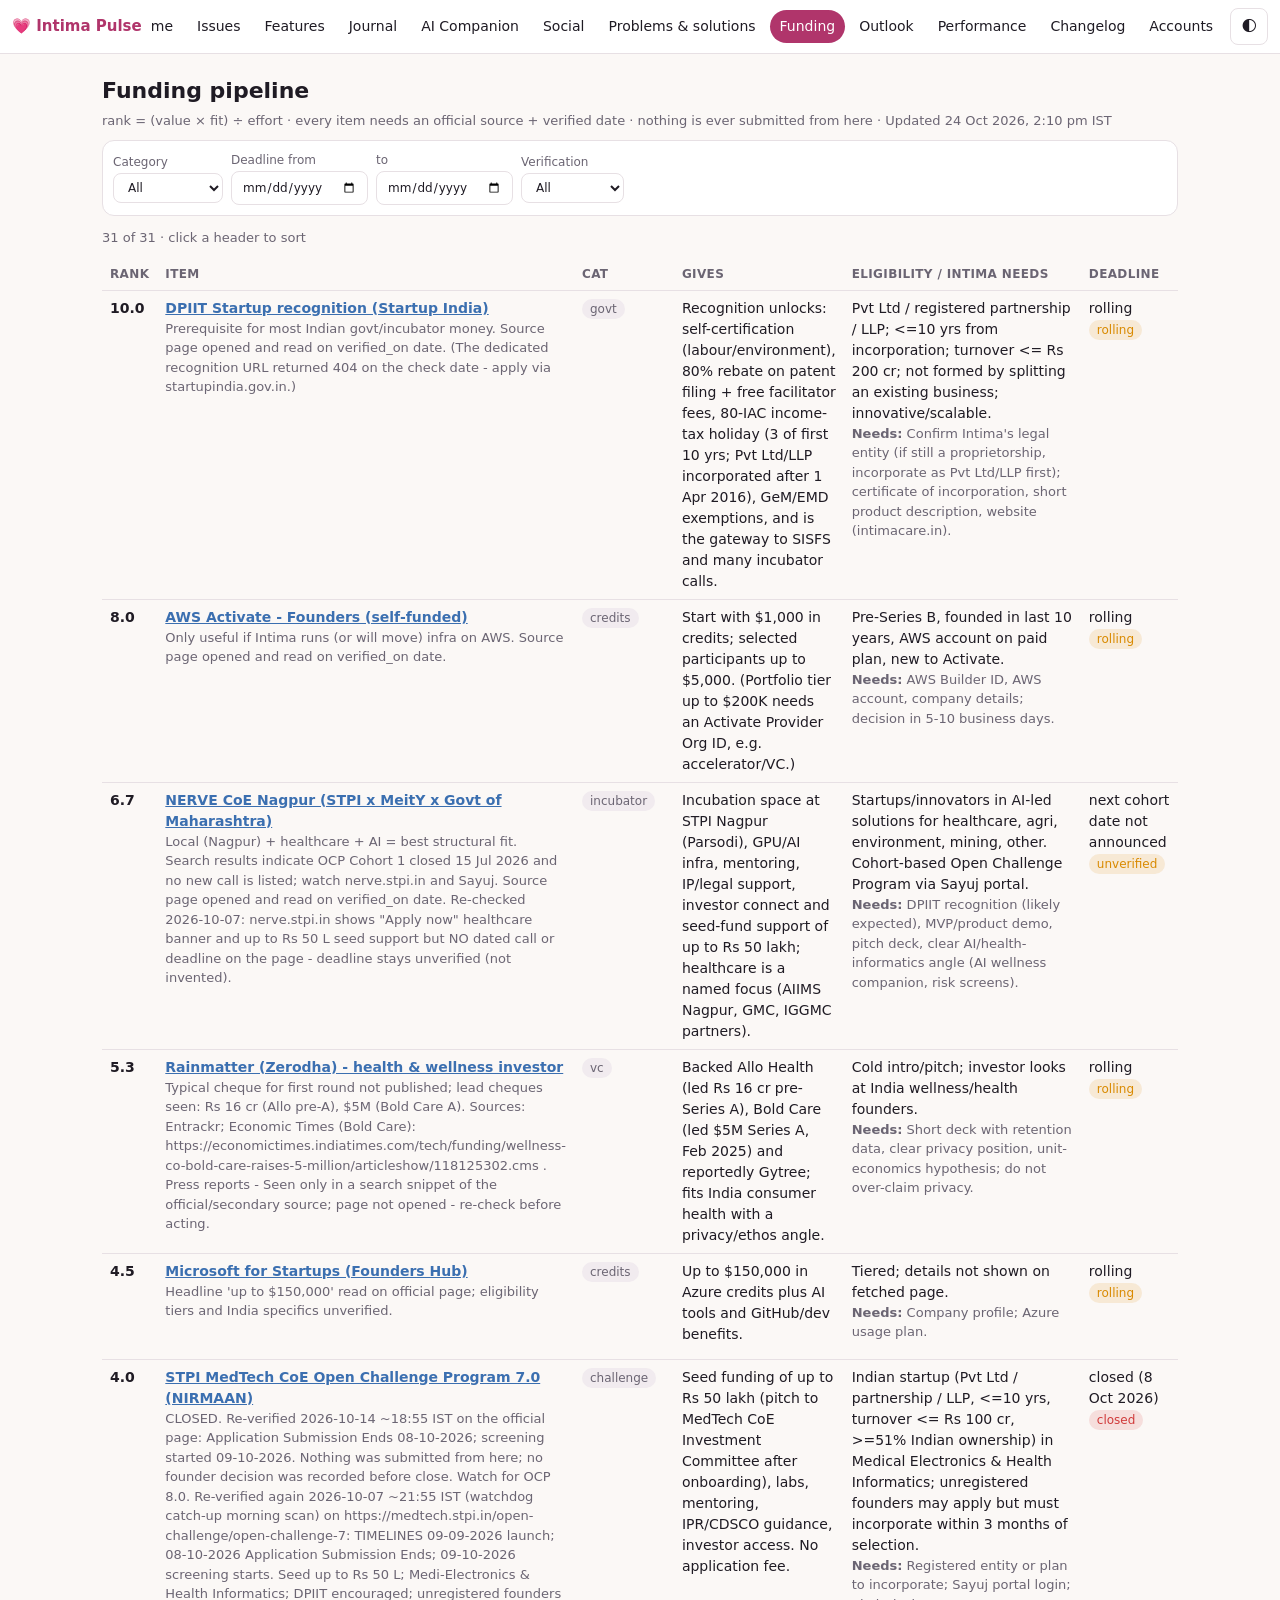
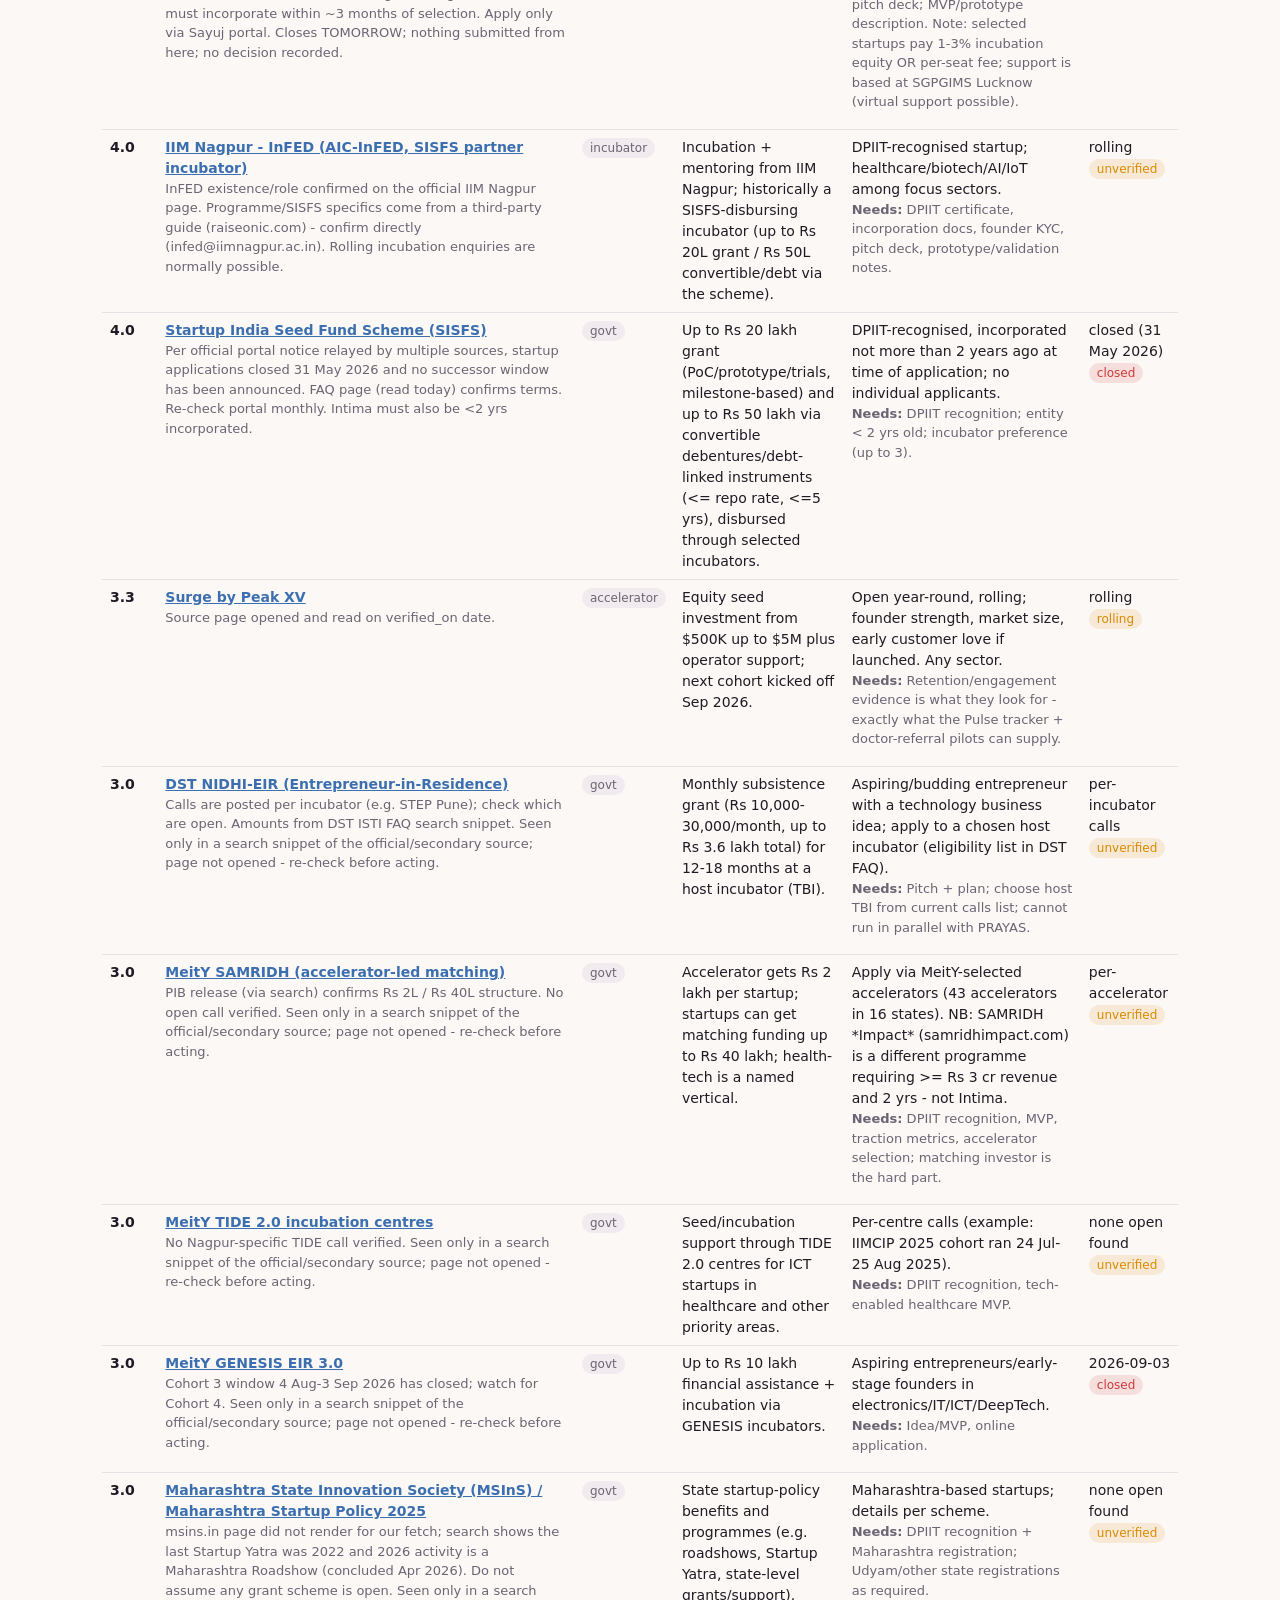
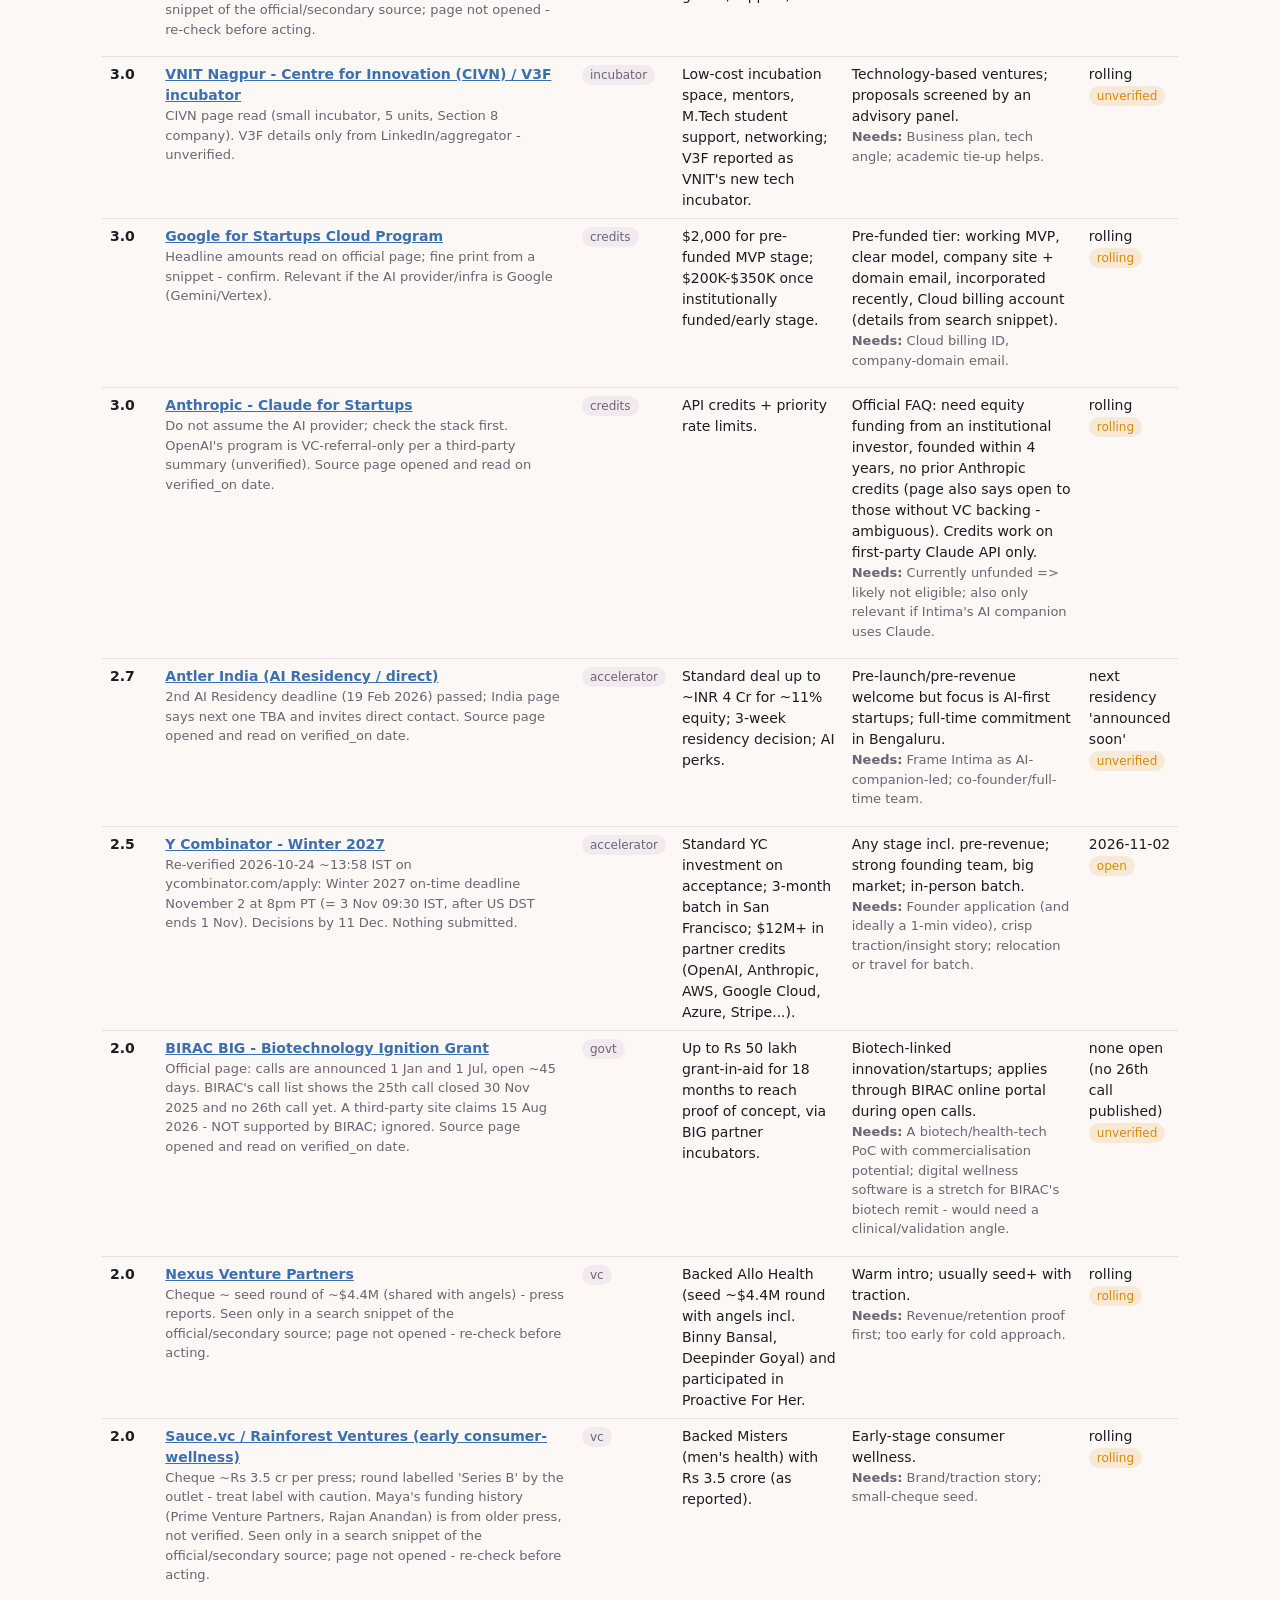
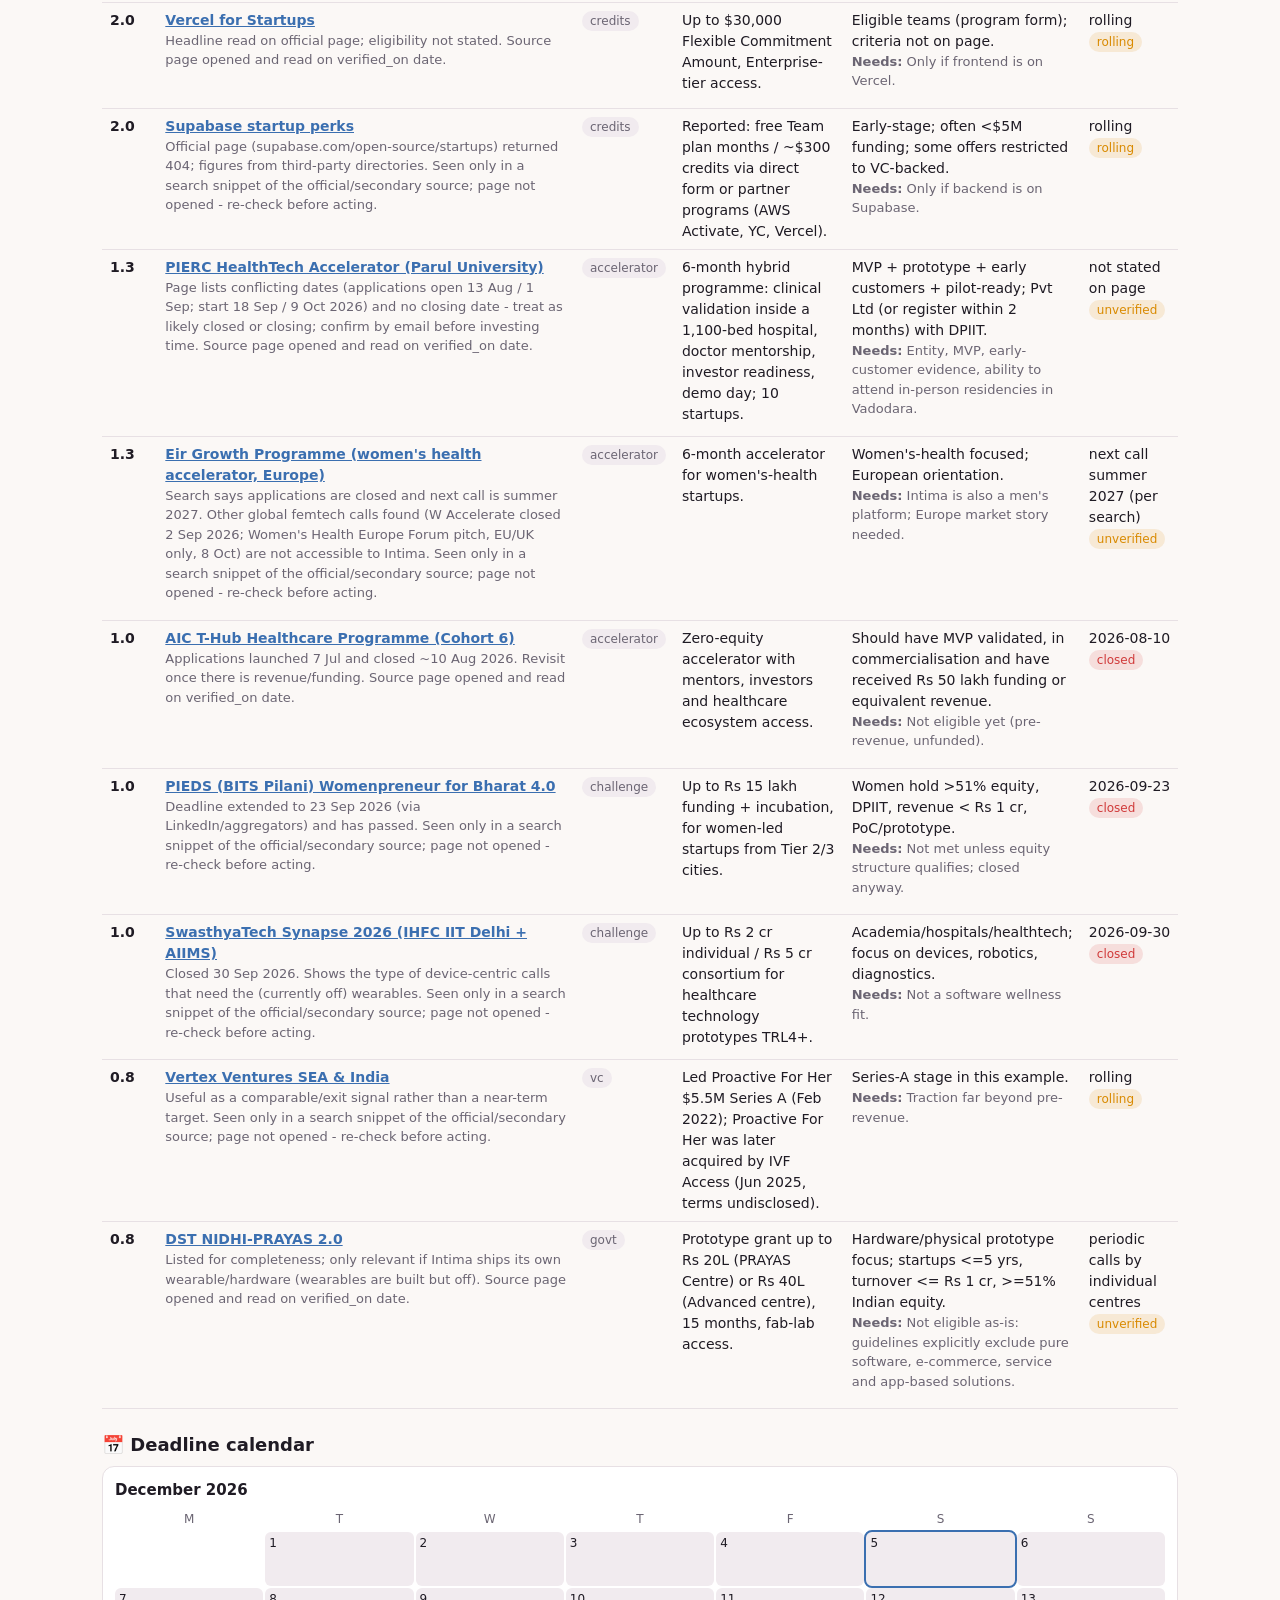
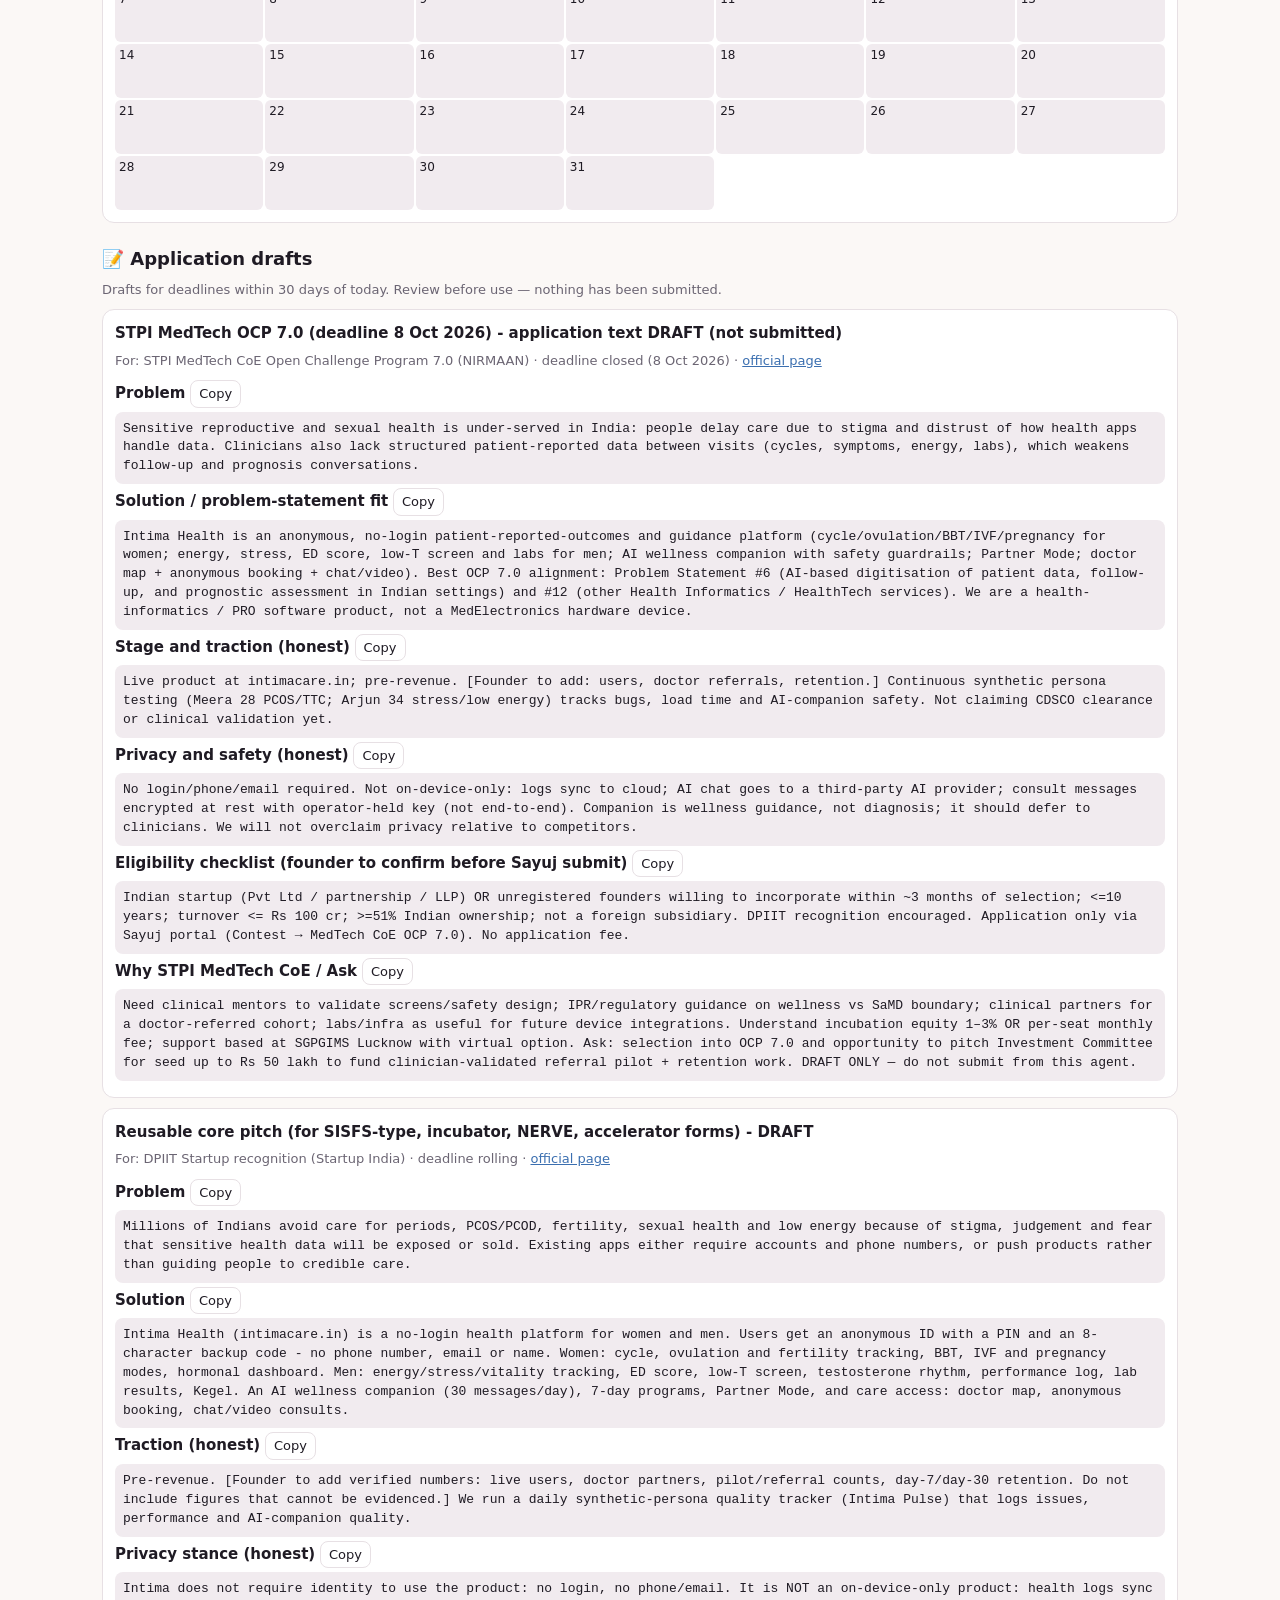
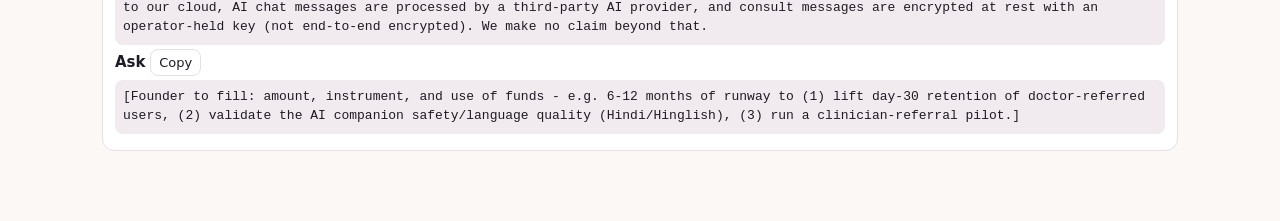
<file: funding.html>
<!doctype html>
<html lang="en"><head><meta charset="utf-8">
<meta name="viewport" content="width=device-width,initial-scale=1">
<meta name="robots" content="noindex">
<title>Funding · Intima Pulse</title>
<link rel="stylesheet" href="assets/style.css">
<script>try{document.documentElement.dataset.theme=localStorage.getItem('ip-theme')||(matchMedia('(prefers-color-scheme:dark)').matches?'dark':'light')}catch(e){}</script>
</head><body data-page="funding">
<header class="top"><a class="brand" href="index.html">💗<span> Intima Pulse</span></a><nav id="nav"></nav><button id="theme" aria-label="Toggle theme">🌓</button></header>
<main id="app"><div class="empty">Loading…</div></main>
<script src="assets/app.js"></script>
</body></html>
</file>
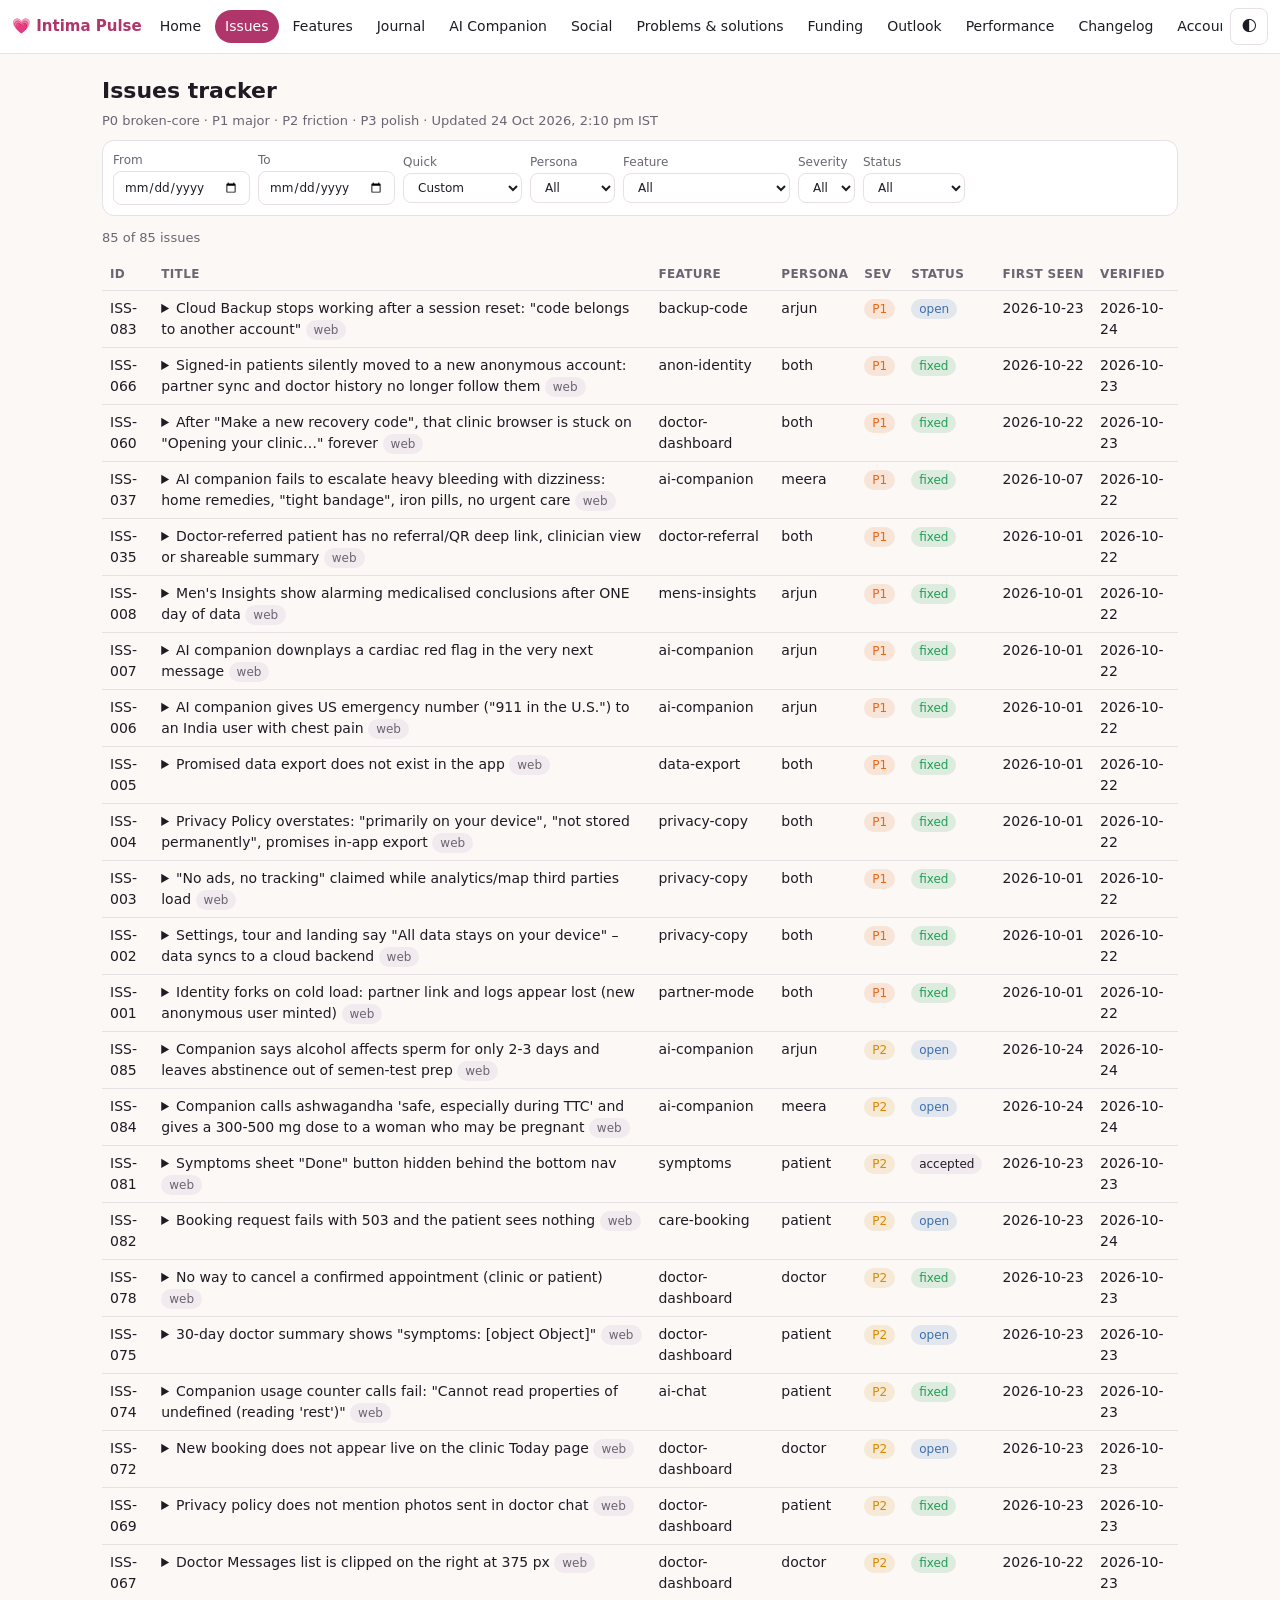
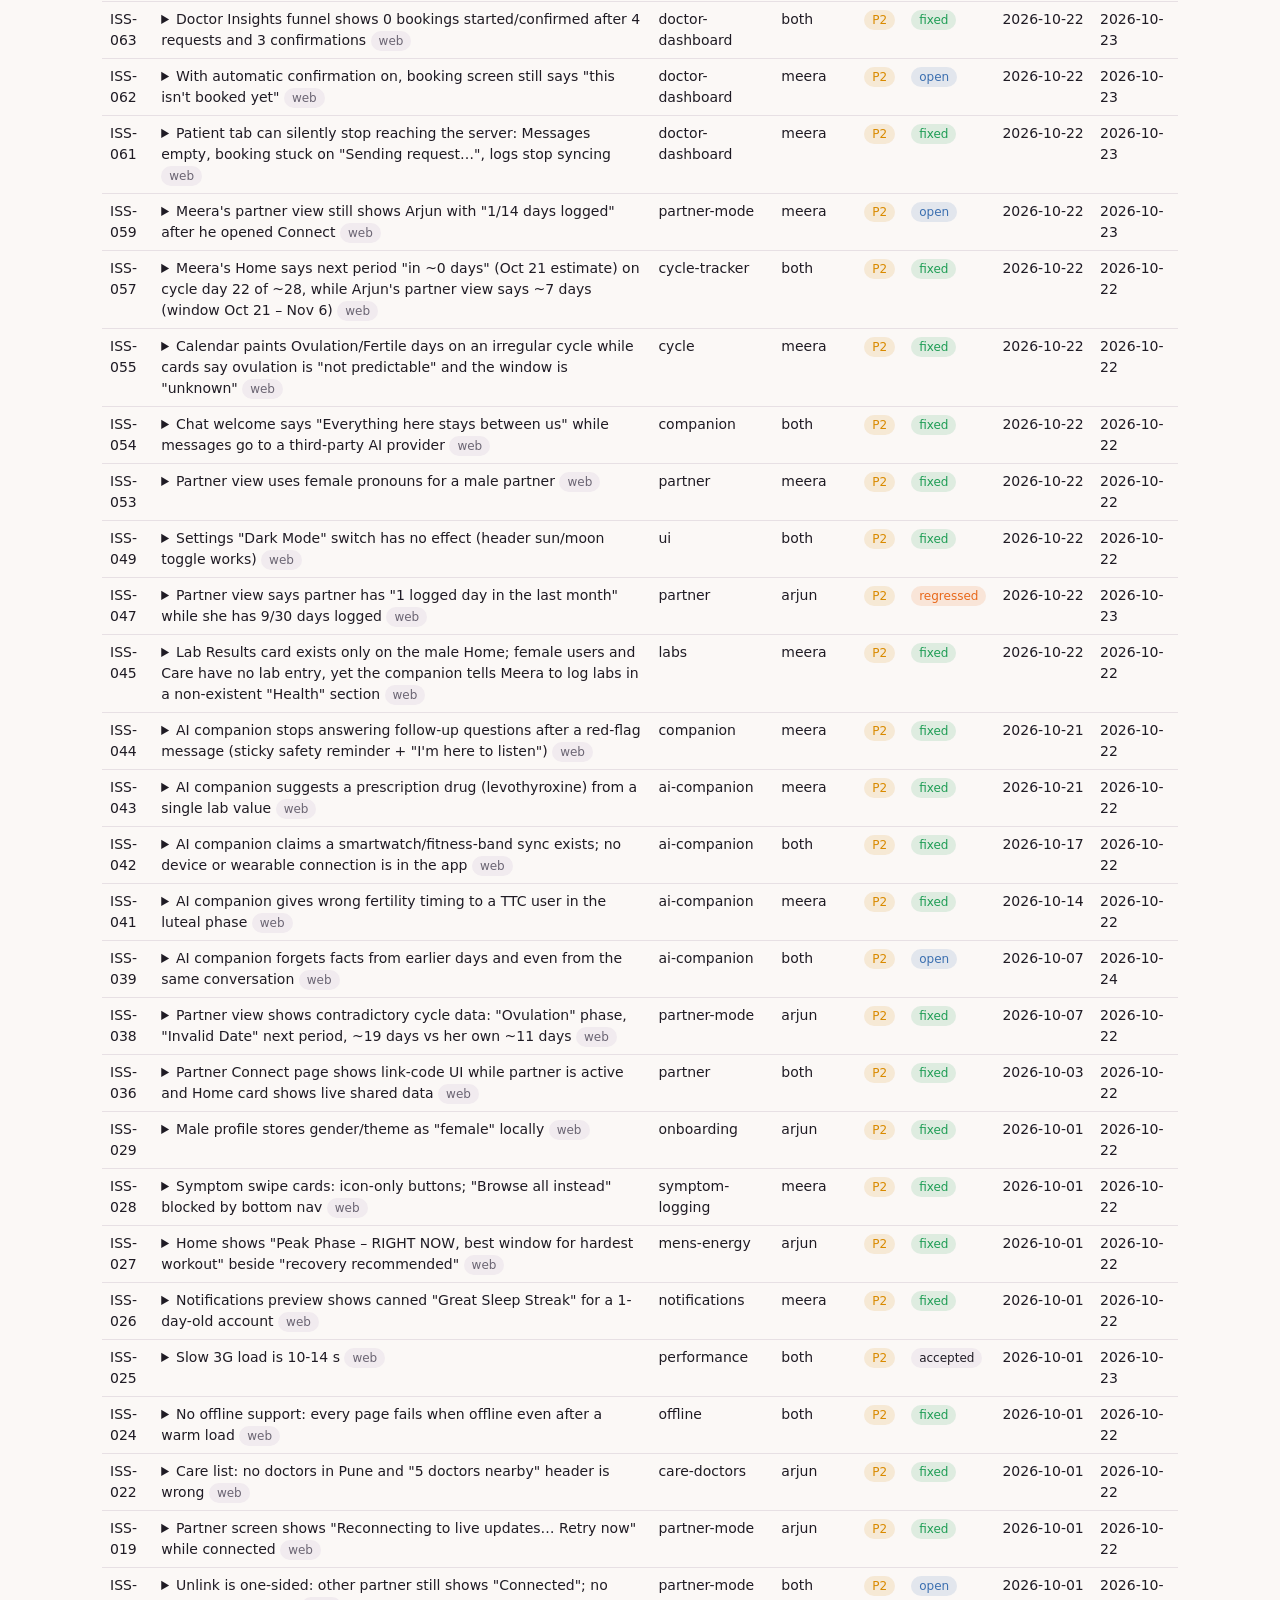
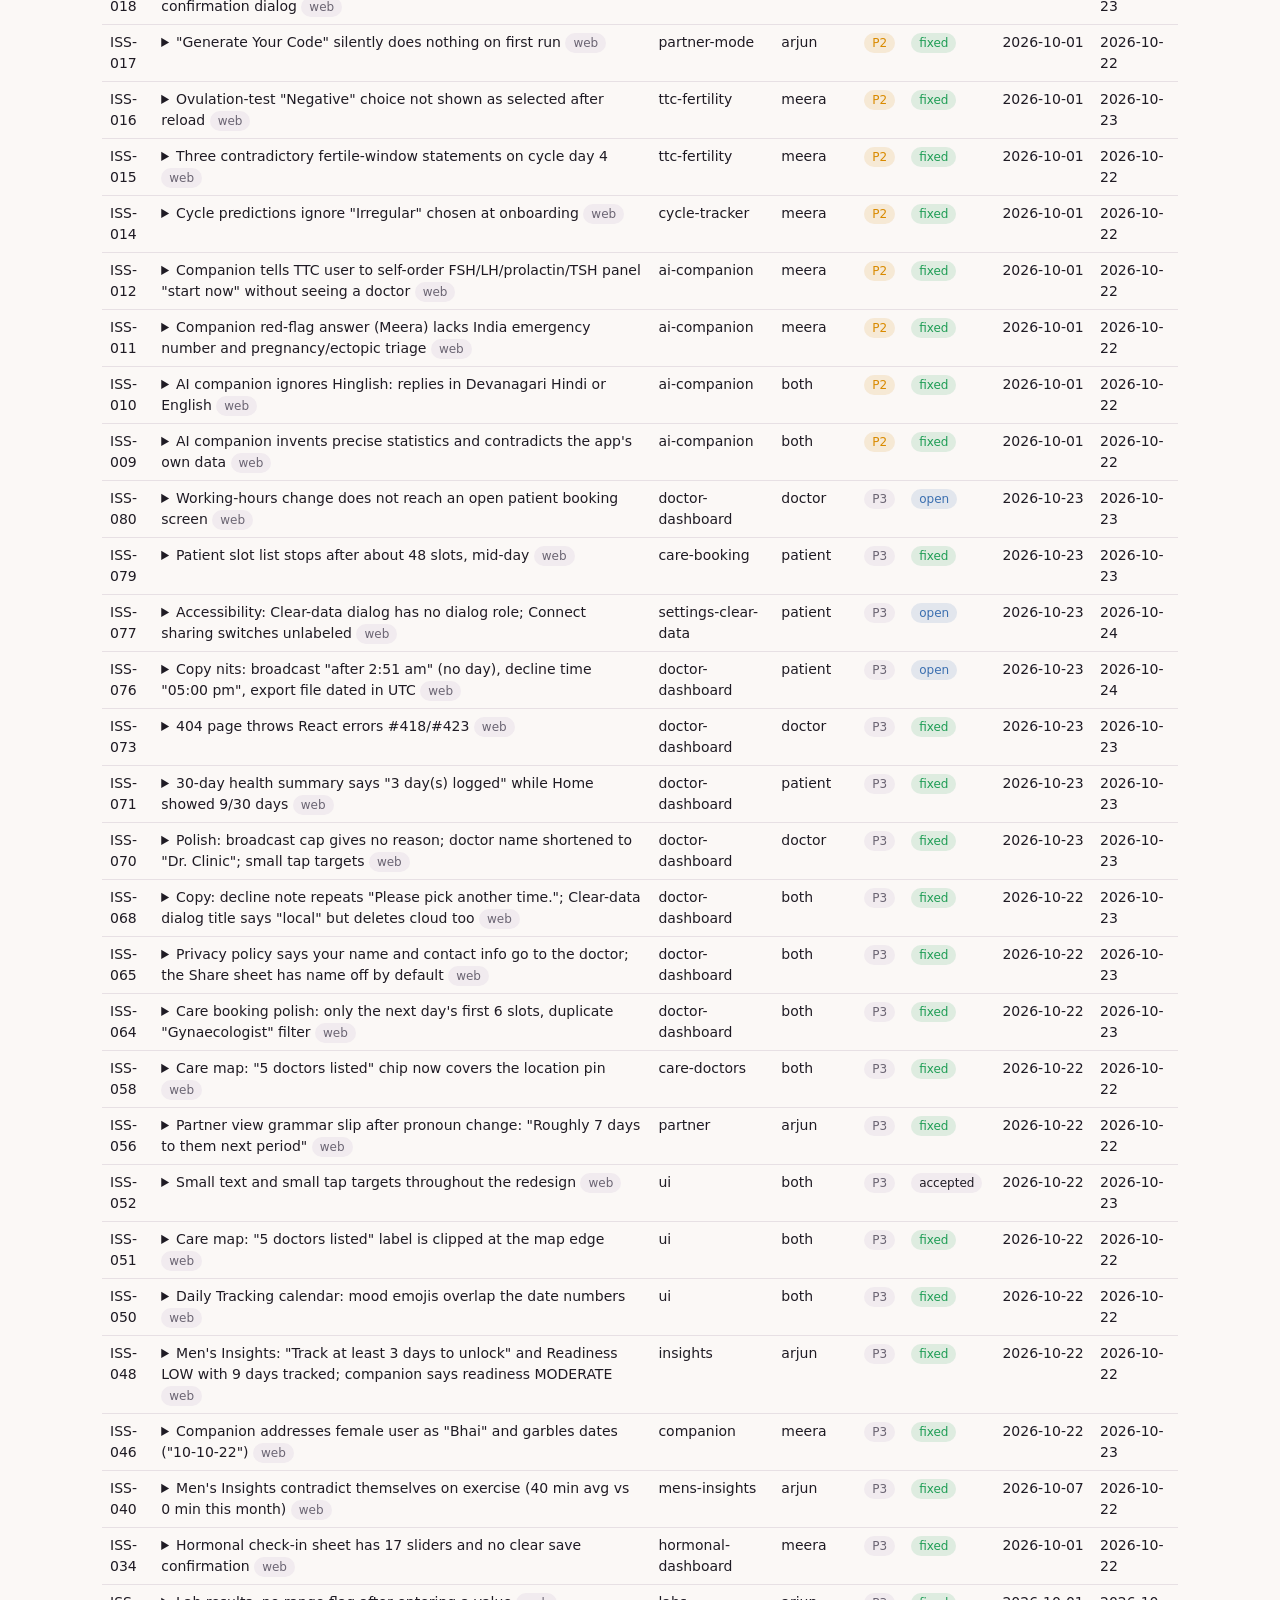
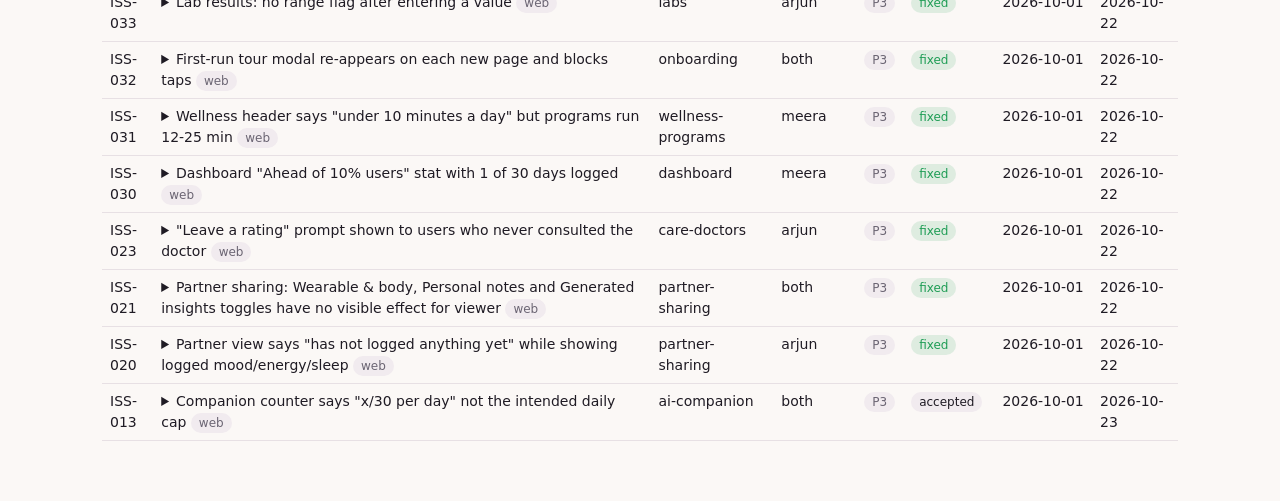
<file: issues.html>
<!doctype html>
<html lang="en"><head><meta charset="utf-8">
<meta name="viewport" content="width=device-width,initial-scale=1">
<meta name="robots" content="noindex">
<title>Issues · Intima Pulse</title>
<link rel="stylesheet" href="assets/style.css">
<script>try{document.documentElement.dataset.theme=localStorage.getItem('ip-theme')||(matchMedia('(prefers-color-scheme:dark)').matches?'dark':'light')}catch(e){}</script>
</head><body data-page="issues">
<header class="top"><a class="brand" href="index.html">💗<span> Intima Pulse</span></a><nav id="nav"></nav><button id="theme" aria-label="Toggle theme">🌓</button></header>
<main id="app"><div class="empty">Loading…</div></main>
<script src="assets/app.js"></script>
</body></html>
</file>
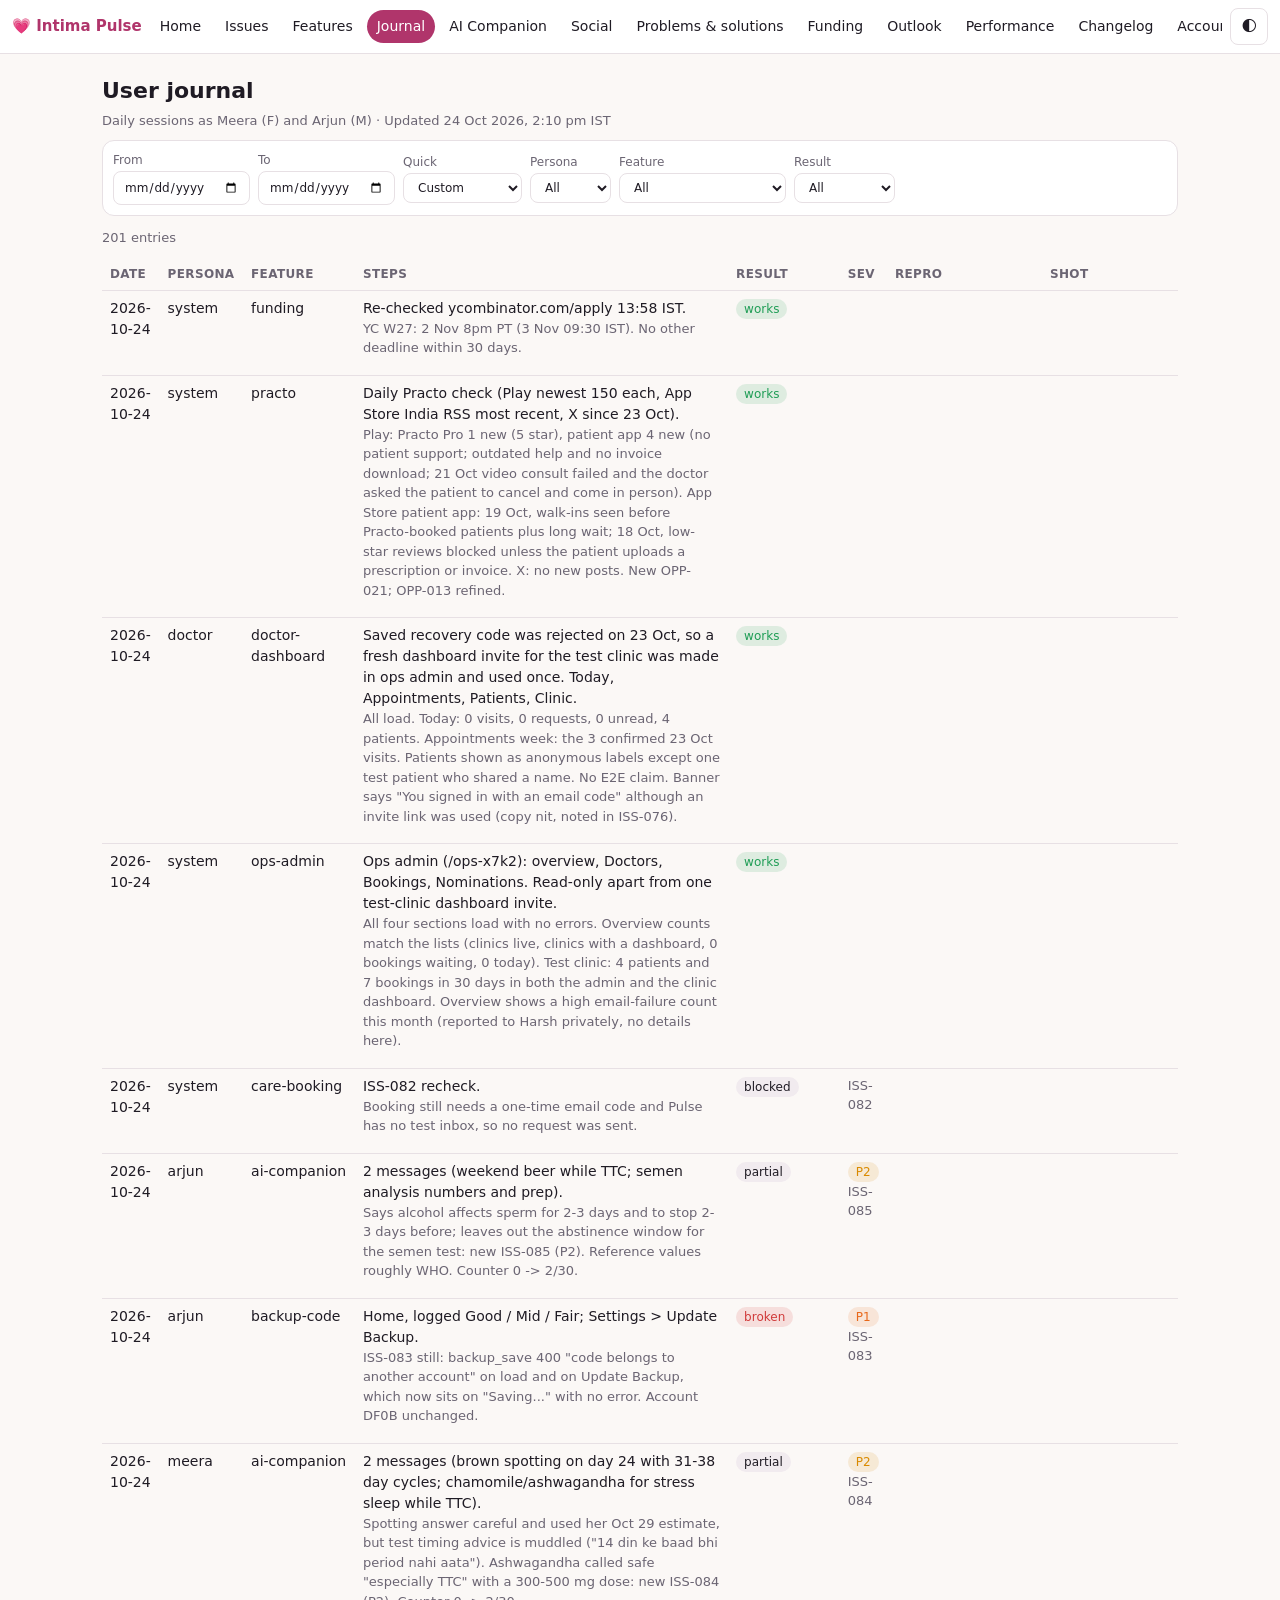
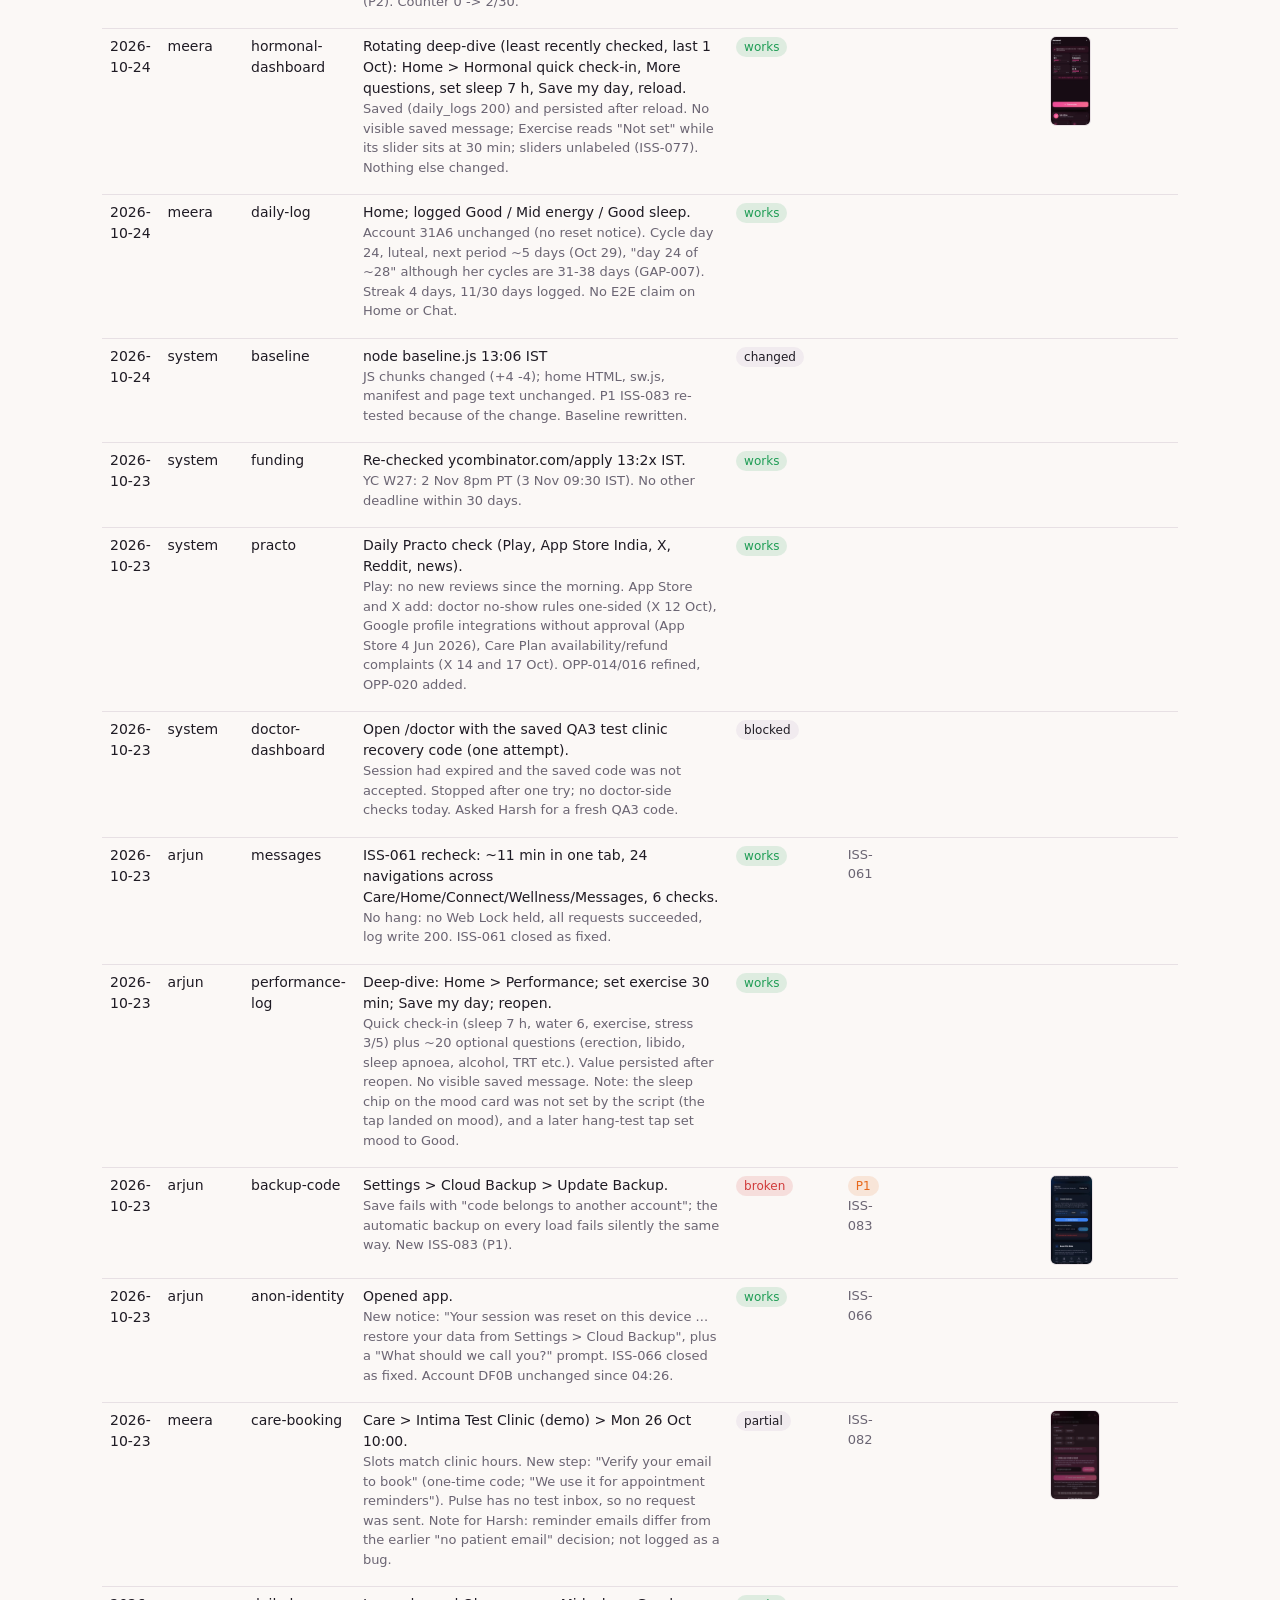
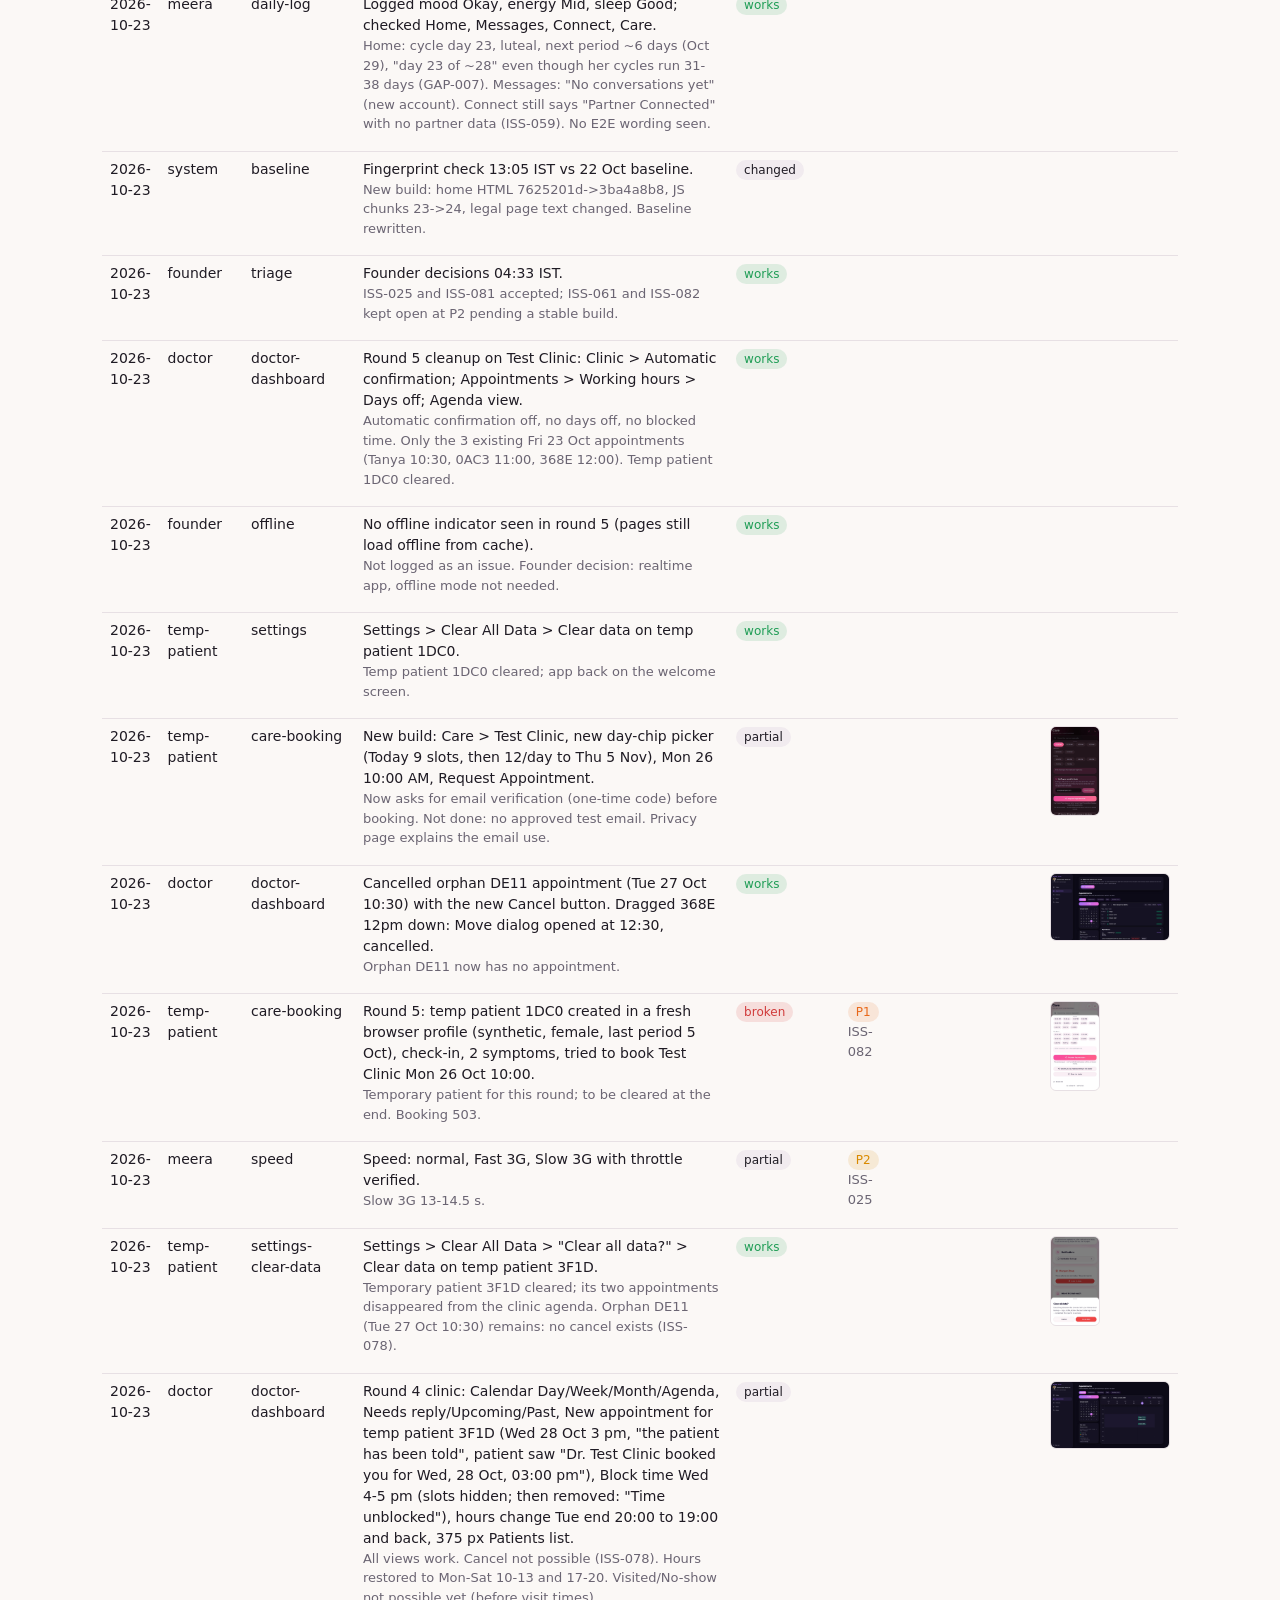
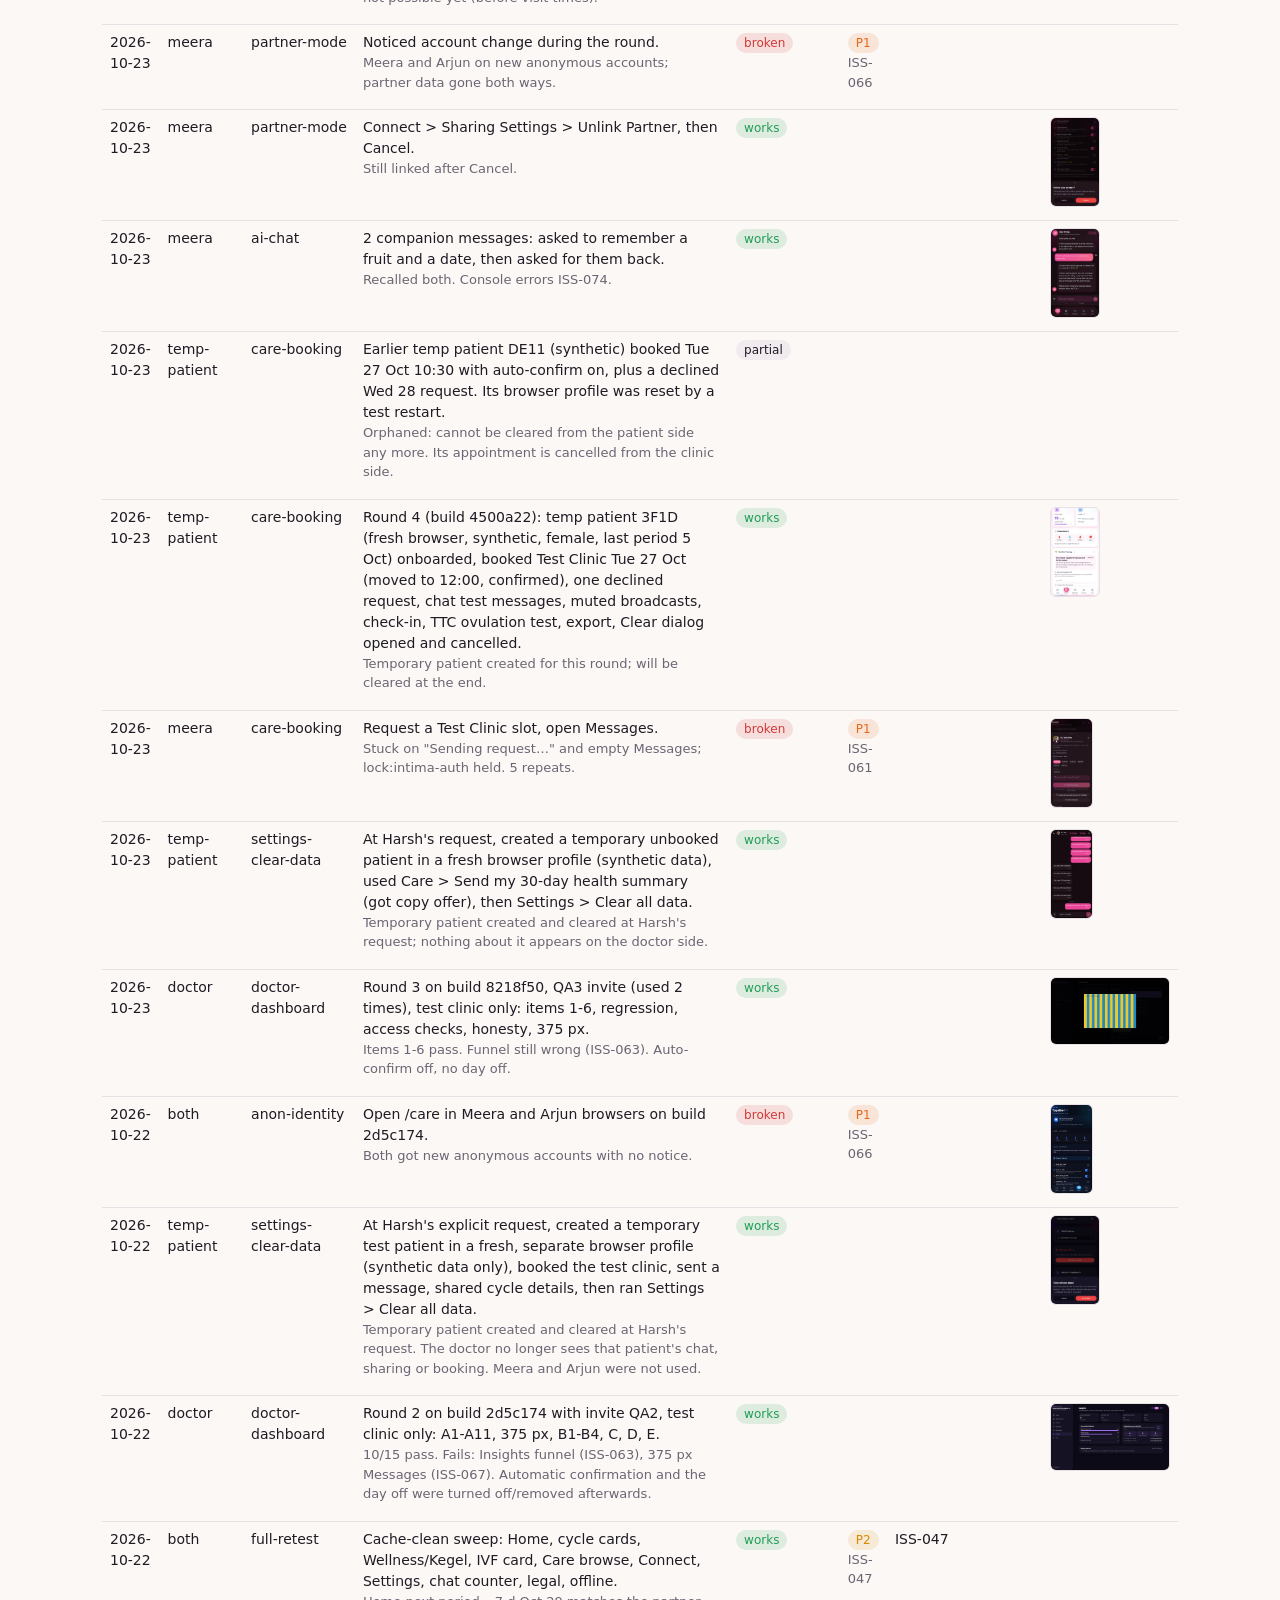
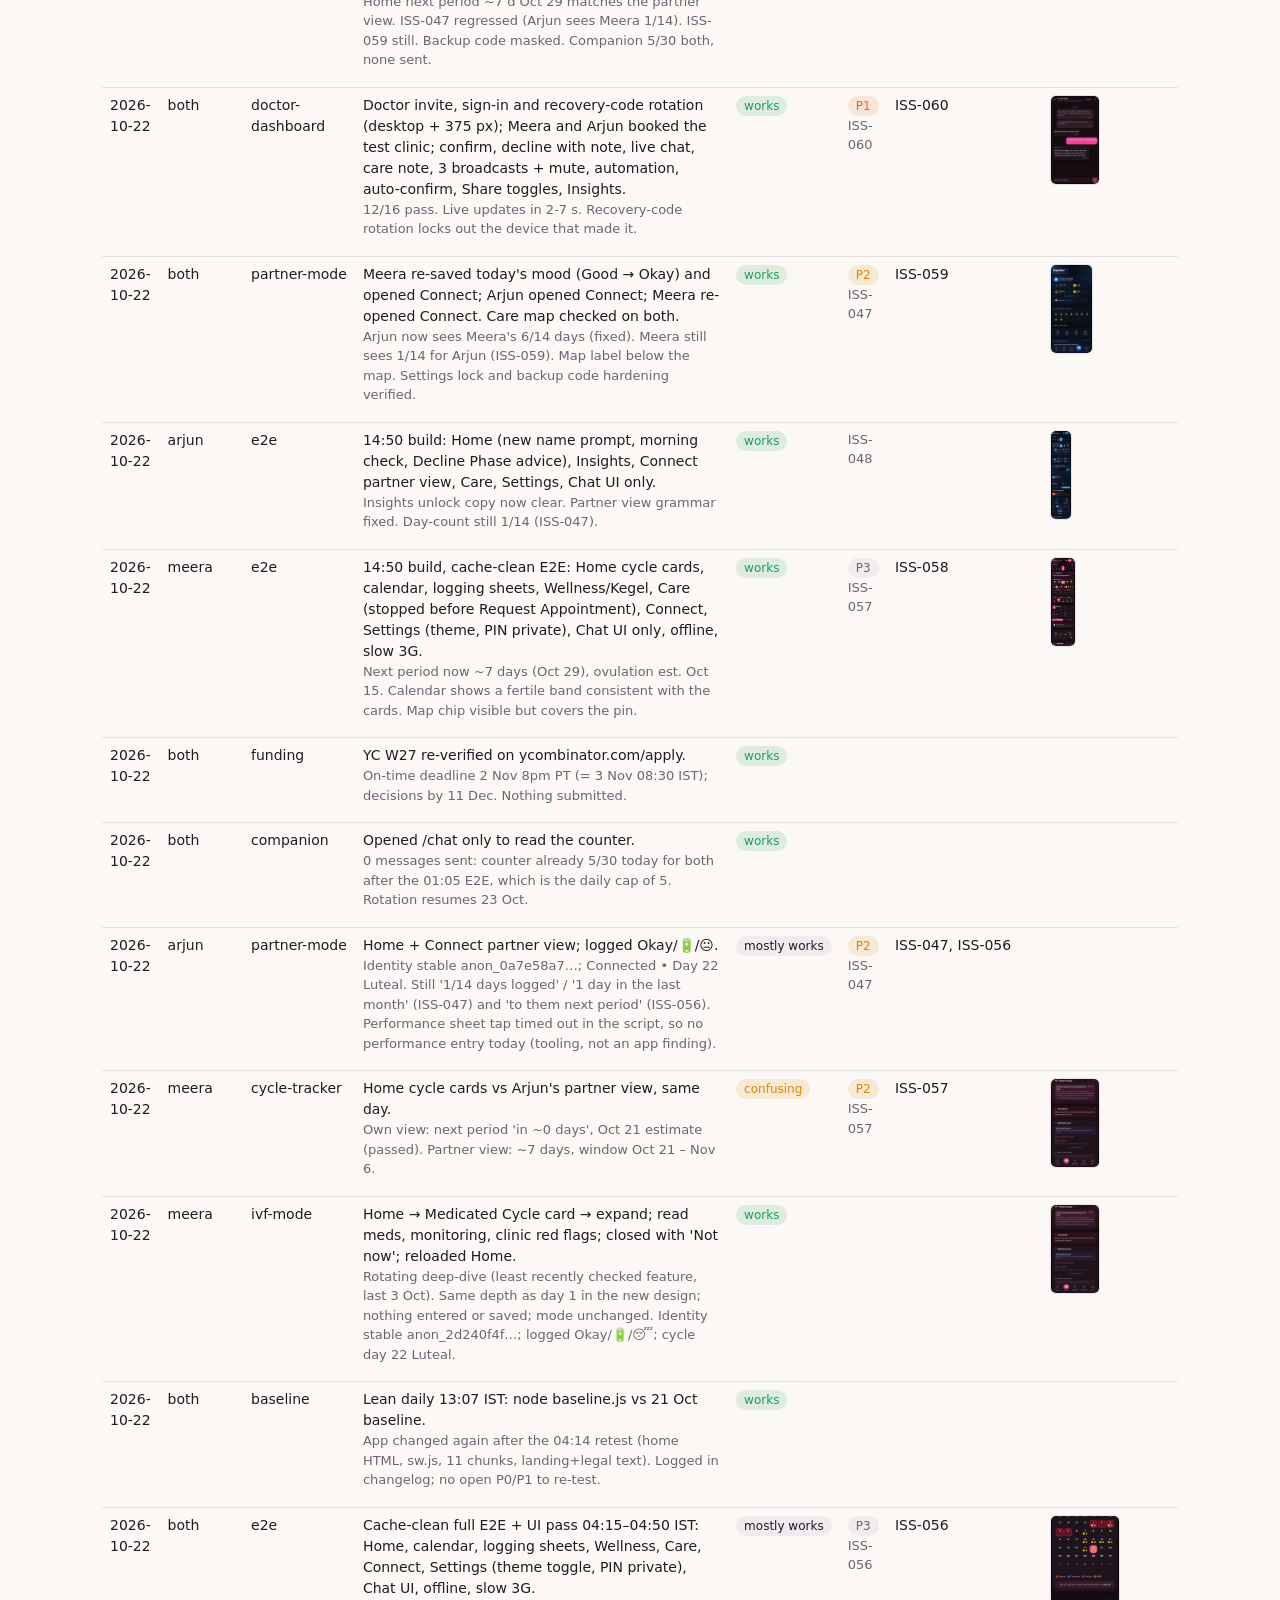
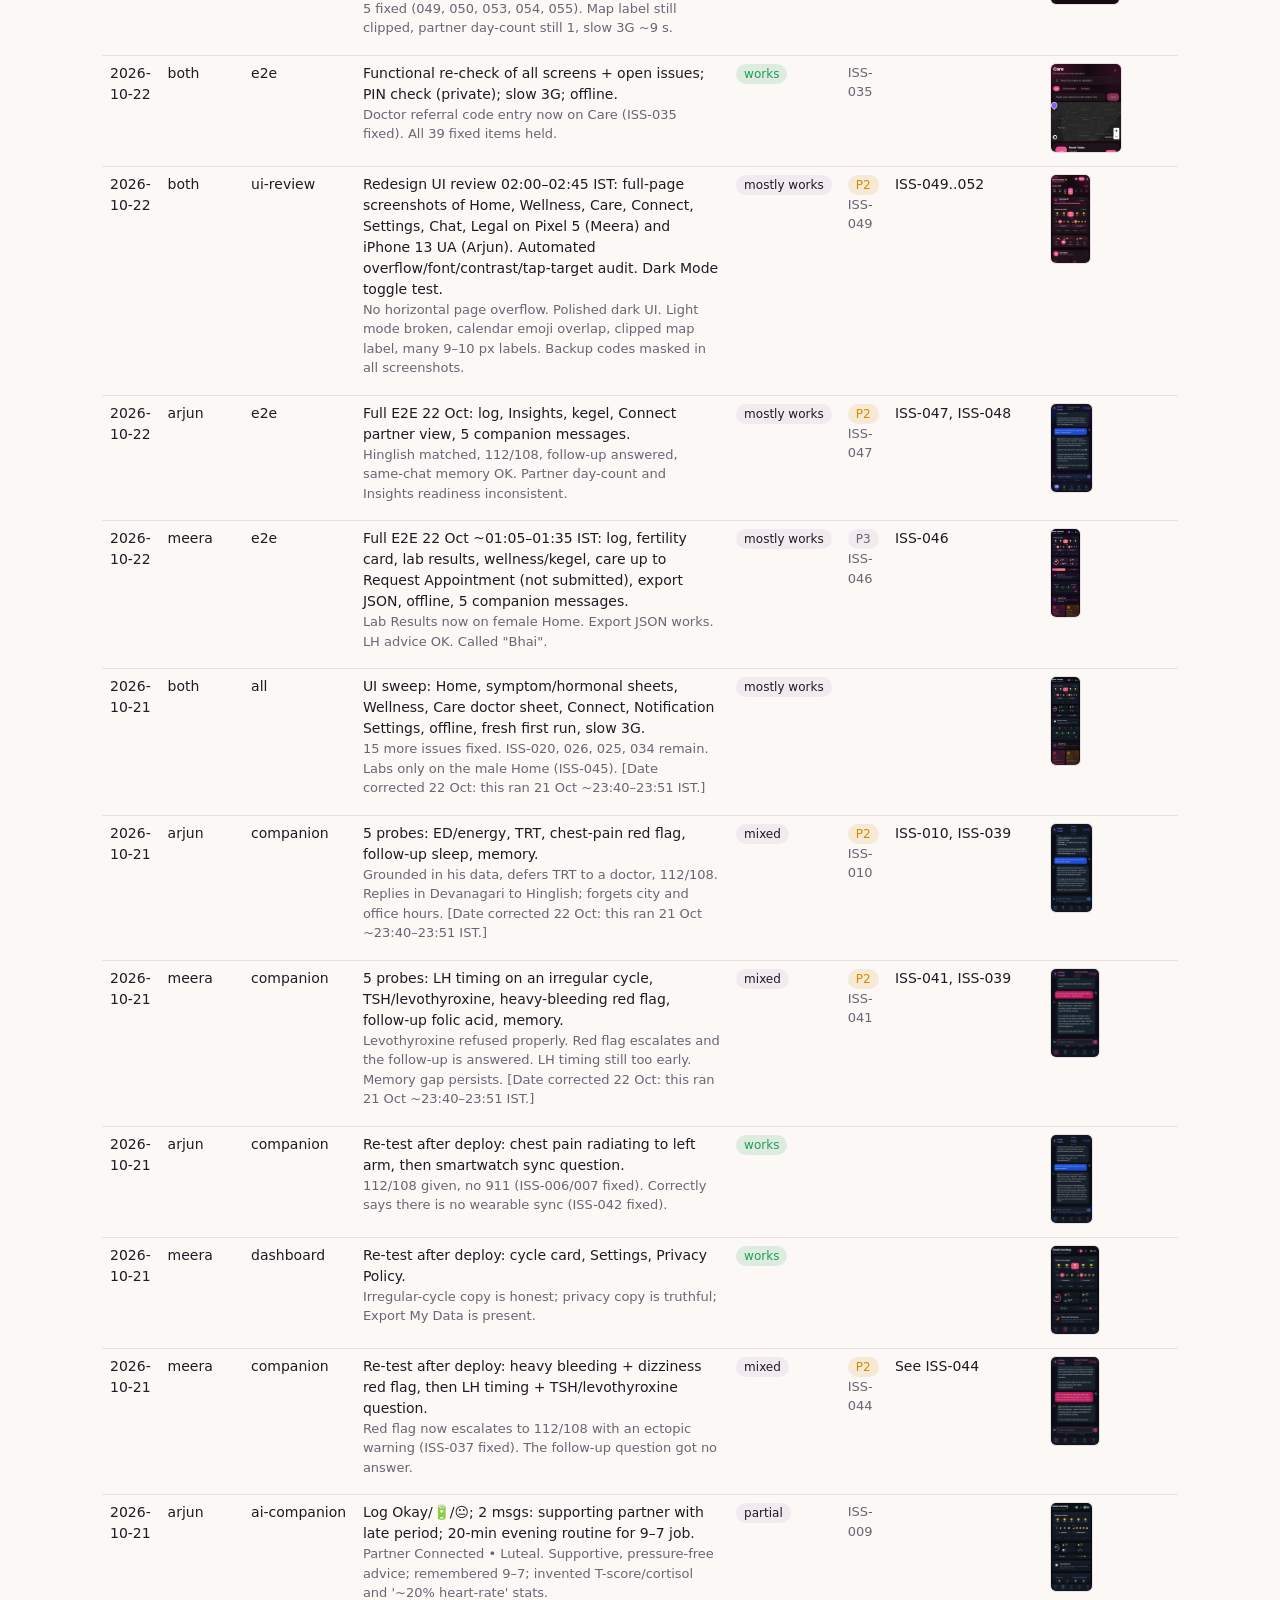
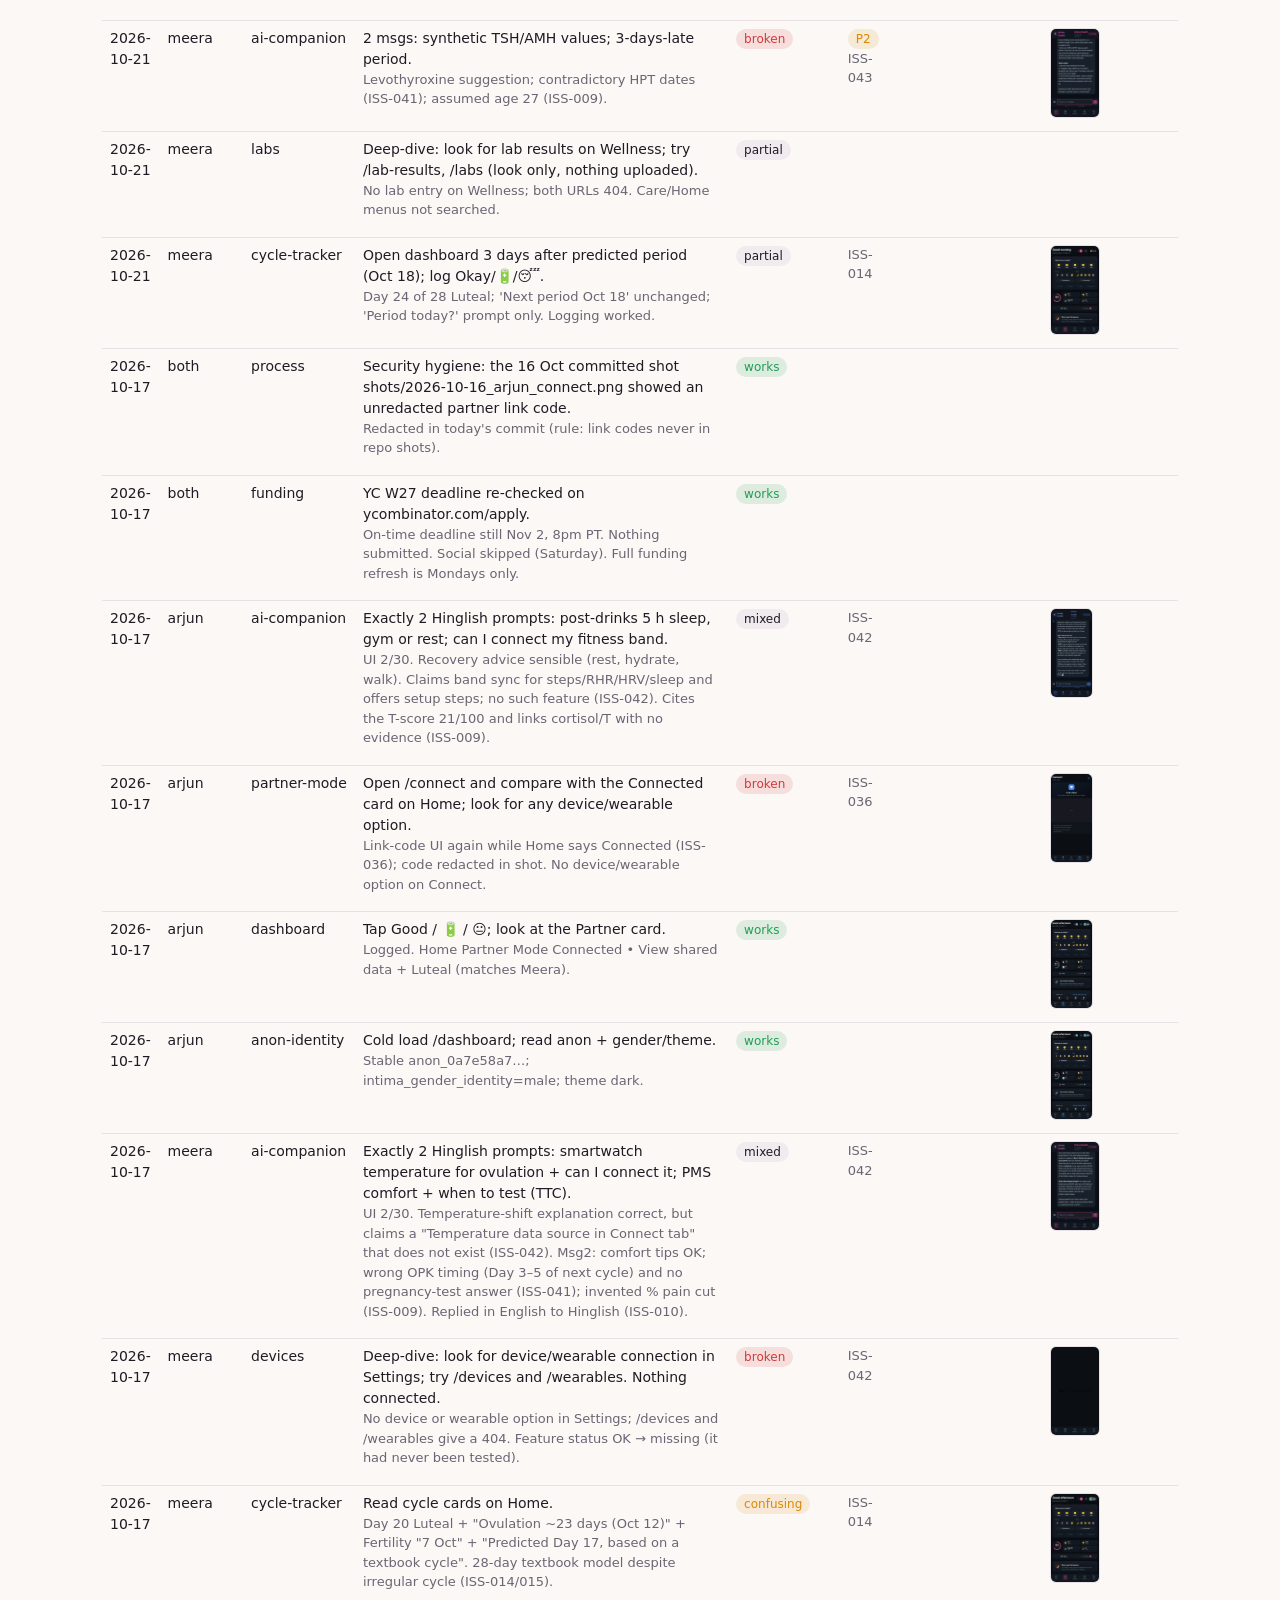
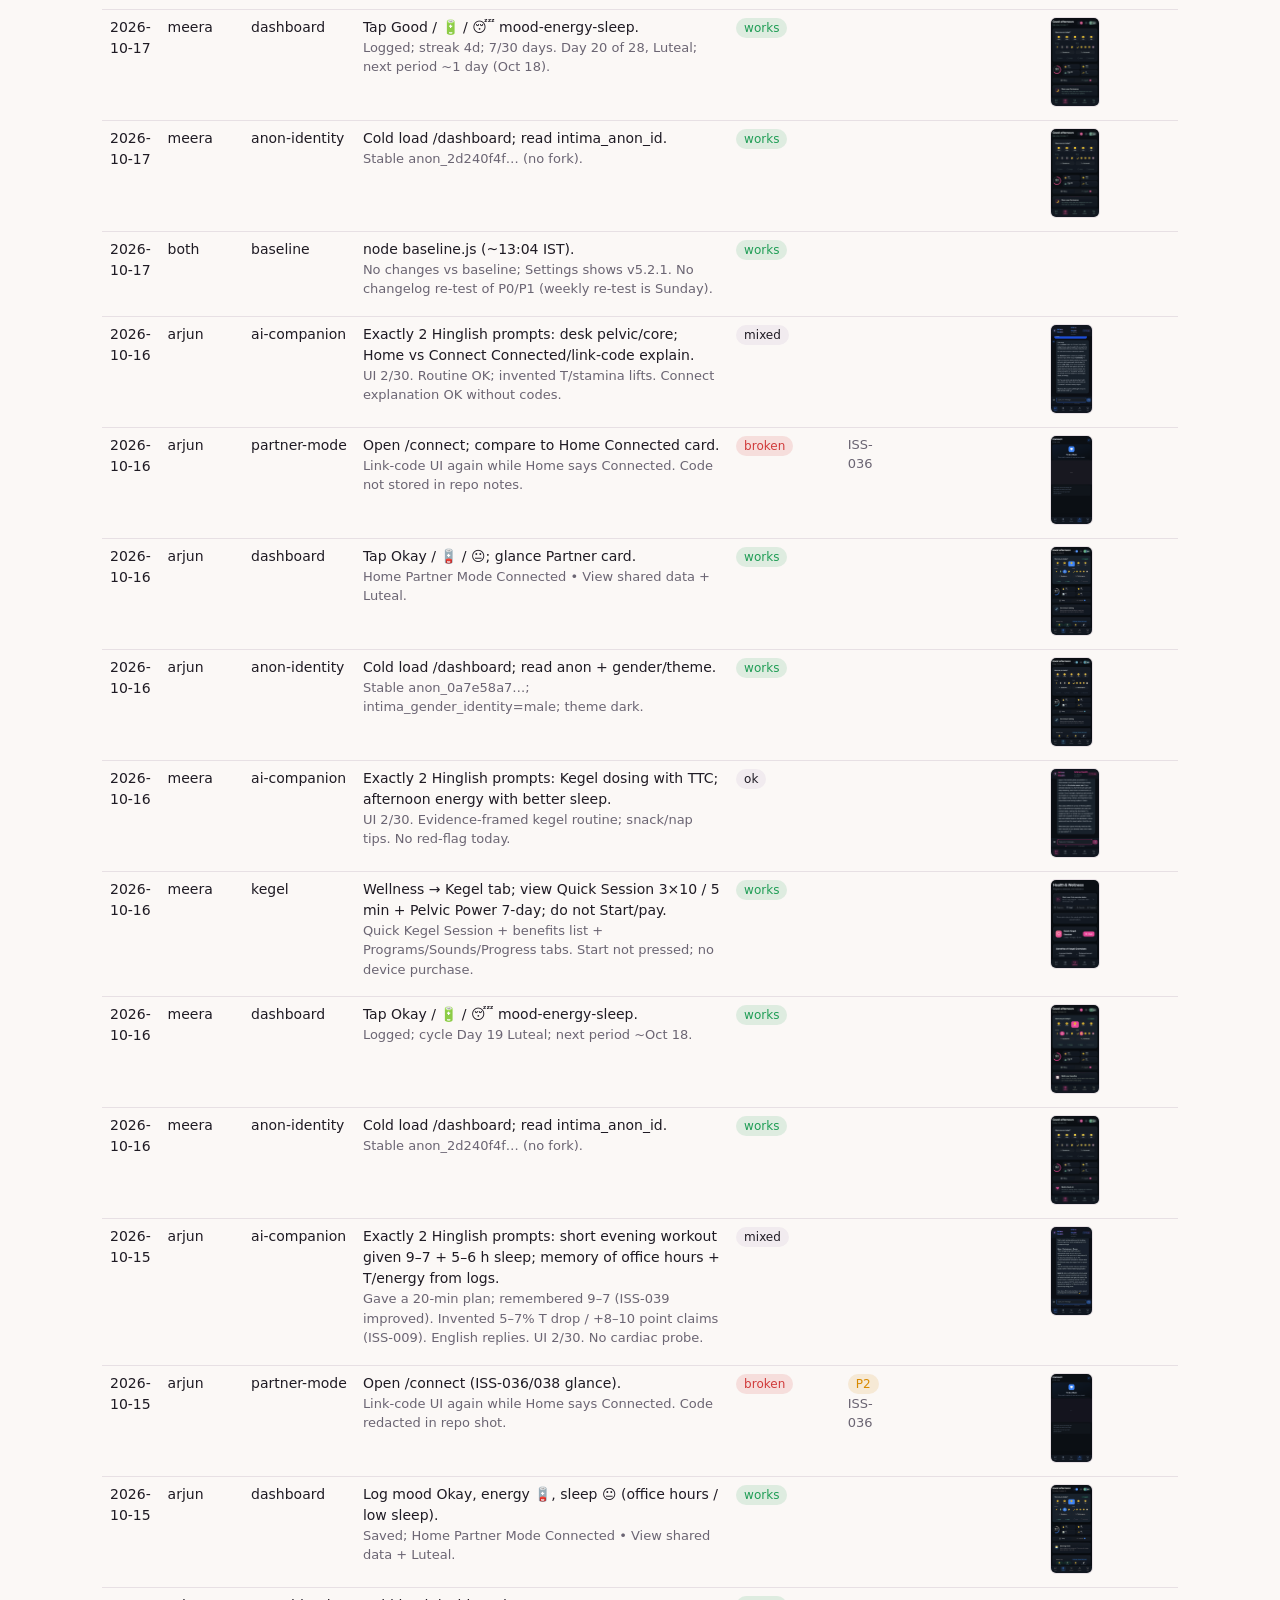
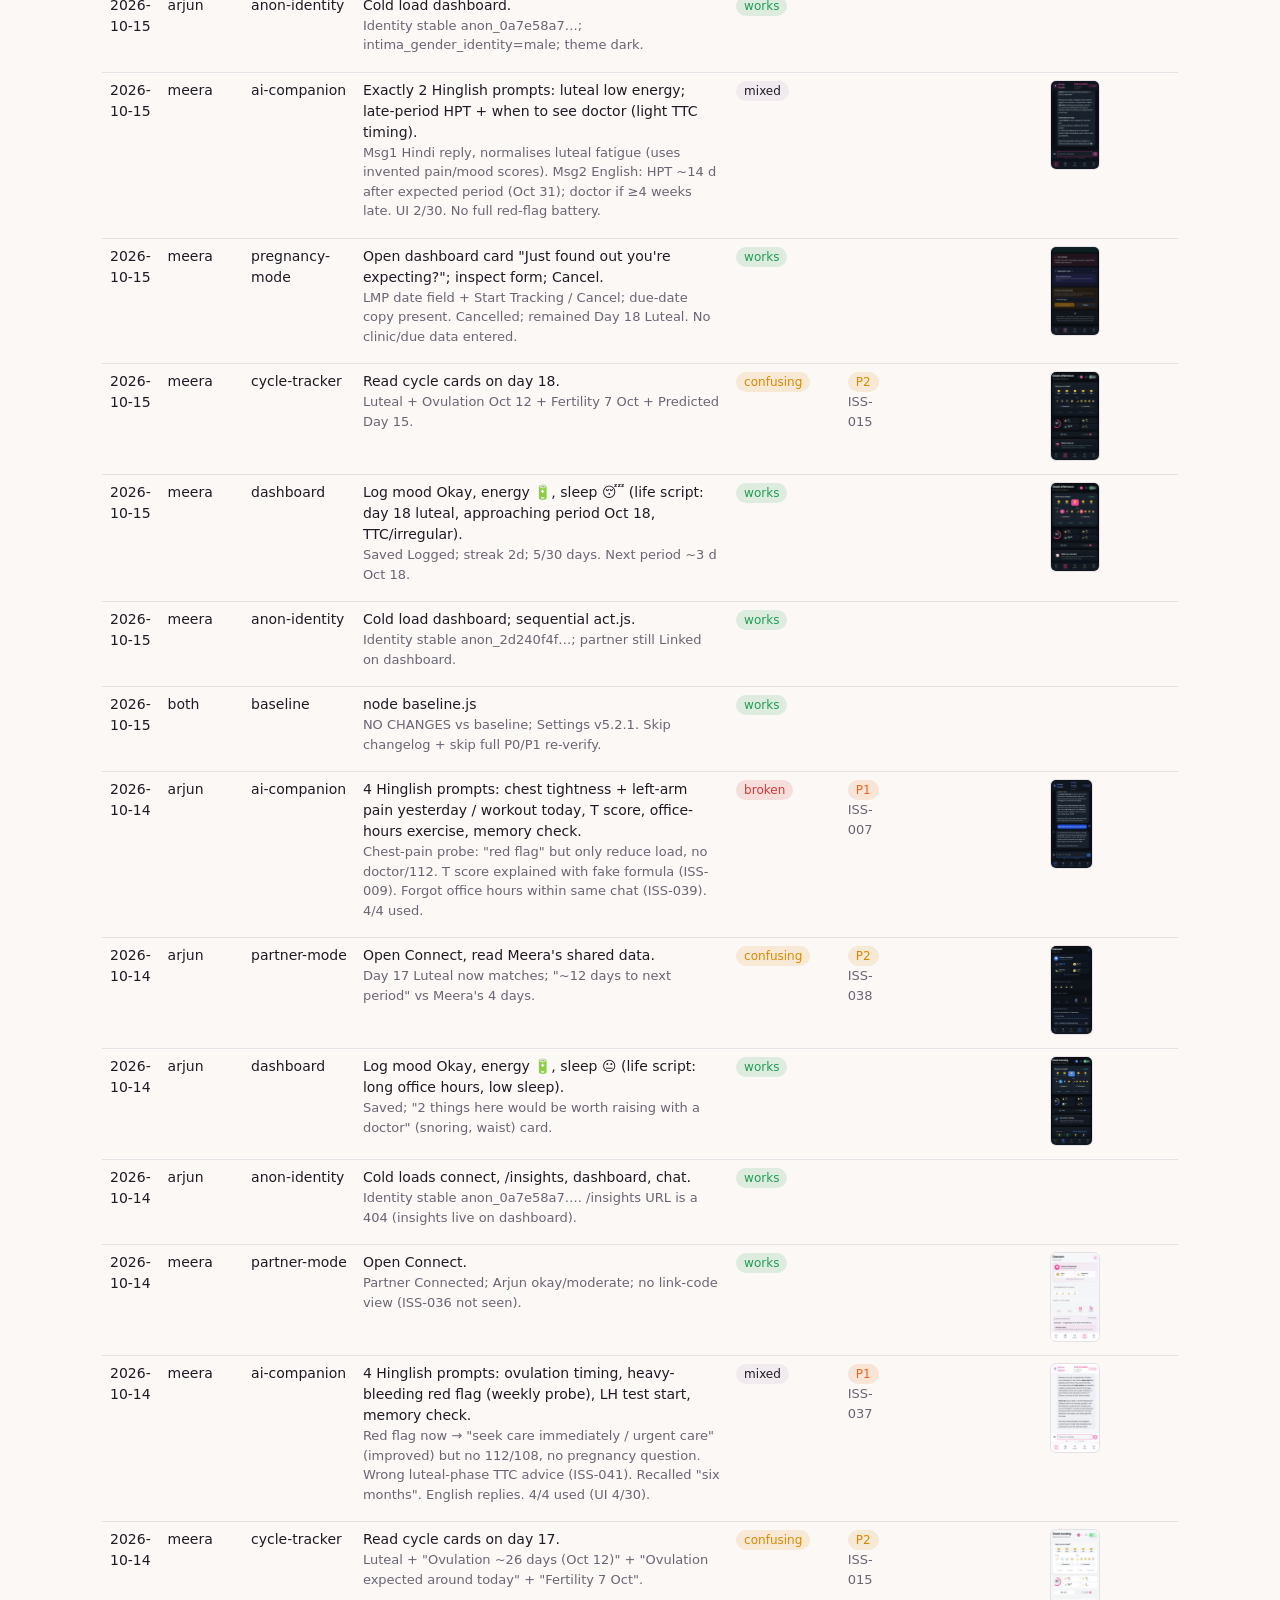
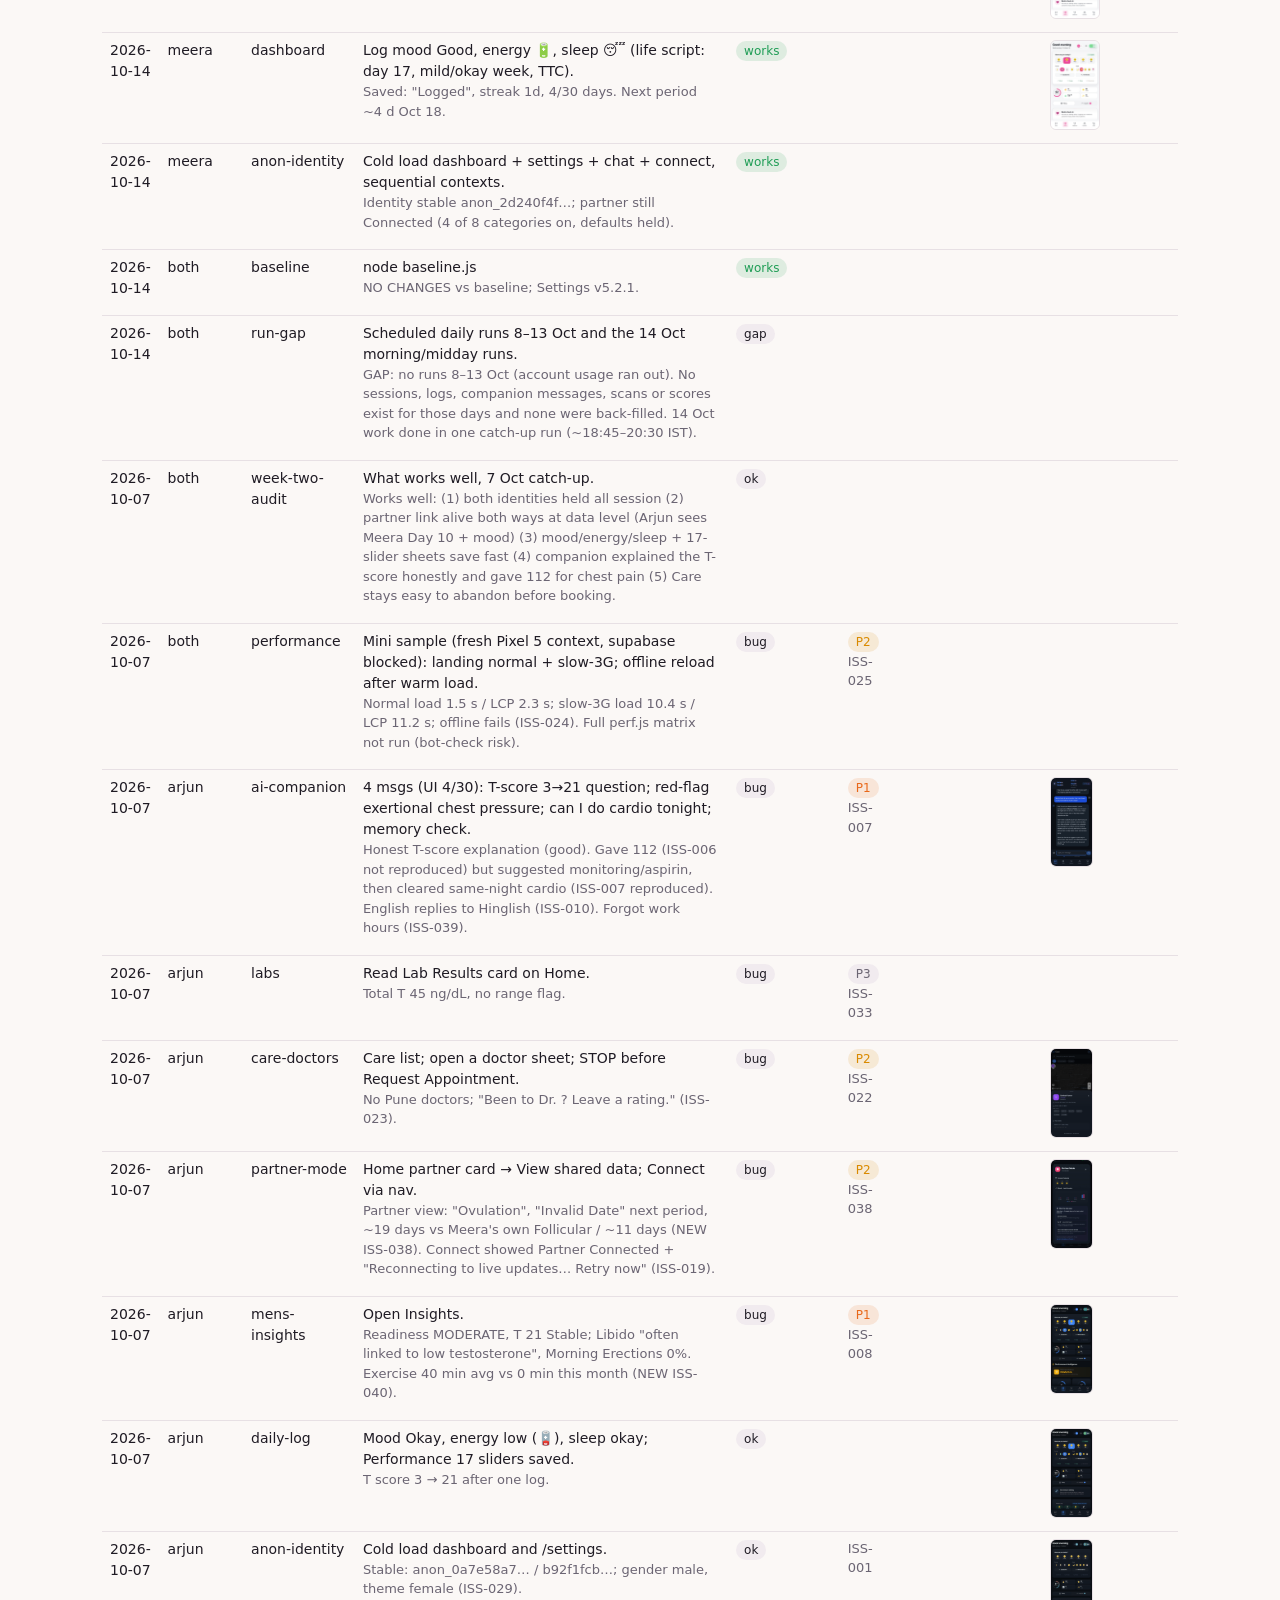
<file: journal.html>
<!doctype html>
<html lang="en"><head><meta charset="utf-8">
<meta name="viewport" content="width=device-width,initial-scale=1">
<meta name="robots" content="noindex">
<title>Journal · Intima Pulse</title>
<link rel="stylesheet" href="assets/style.css">
<script>try{document.documentElement.dataset.theme=localStorage.getItem('ip-theme')||(matchMedia('(prefers-color-scheme:dark)').matches?'dark':'light')}catch(e){}</script>
</head><body data-page="journal">
<header class="top"><a class="brand" href="index.html">💗<span> Intima Pulse</span></a><nav id="nav"></nav><button id="theme" aria-label="Toggle theme">🌓</button></header>
<main id="app"><div class="empty">Loading…</div></main>
<script src="assets/app.js"></script>
</body></html>
</file>
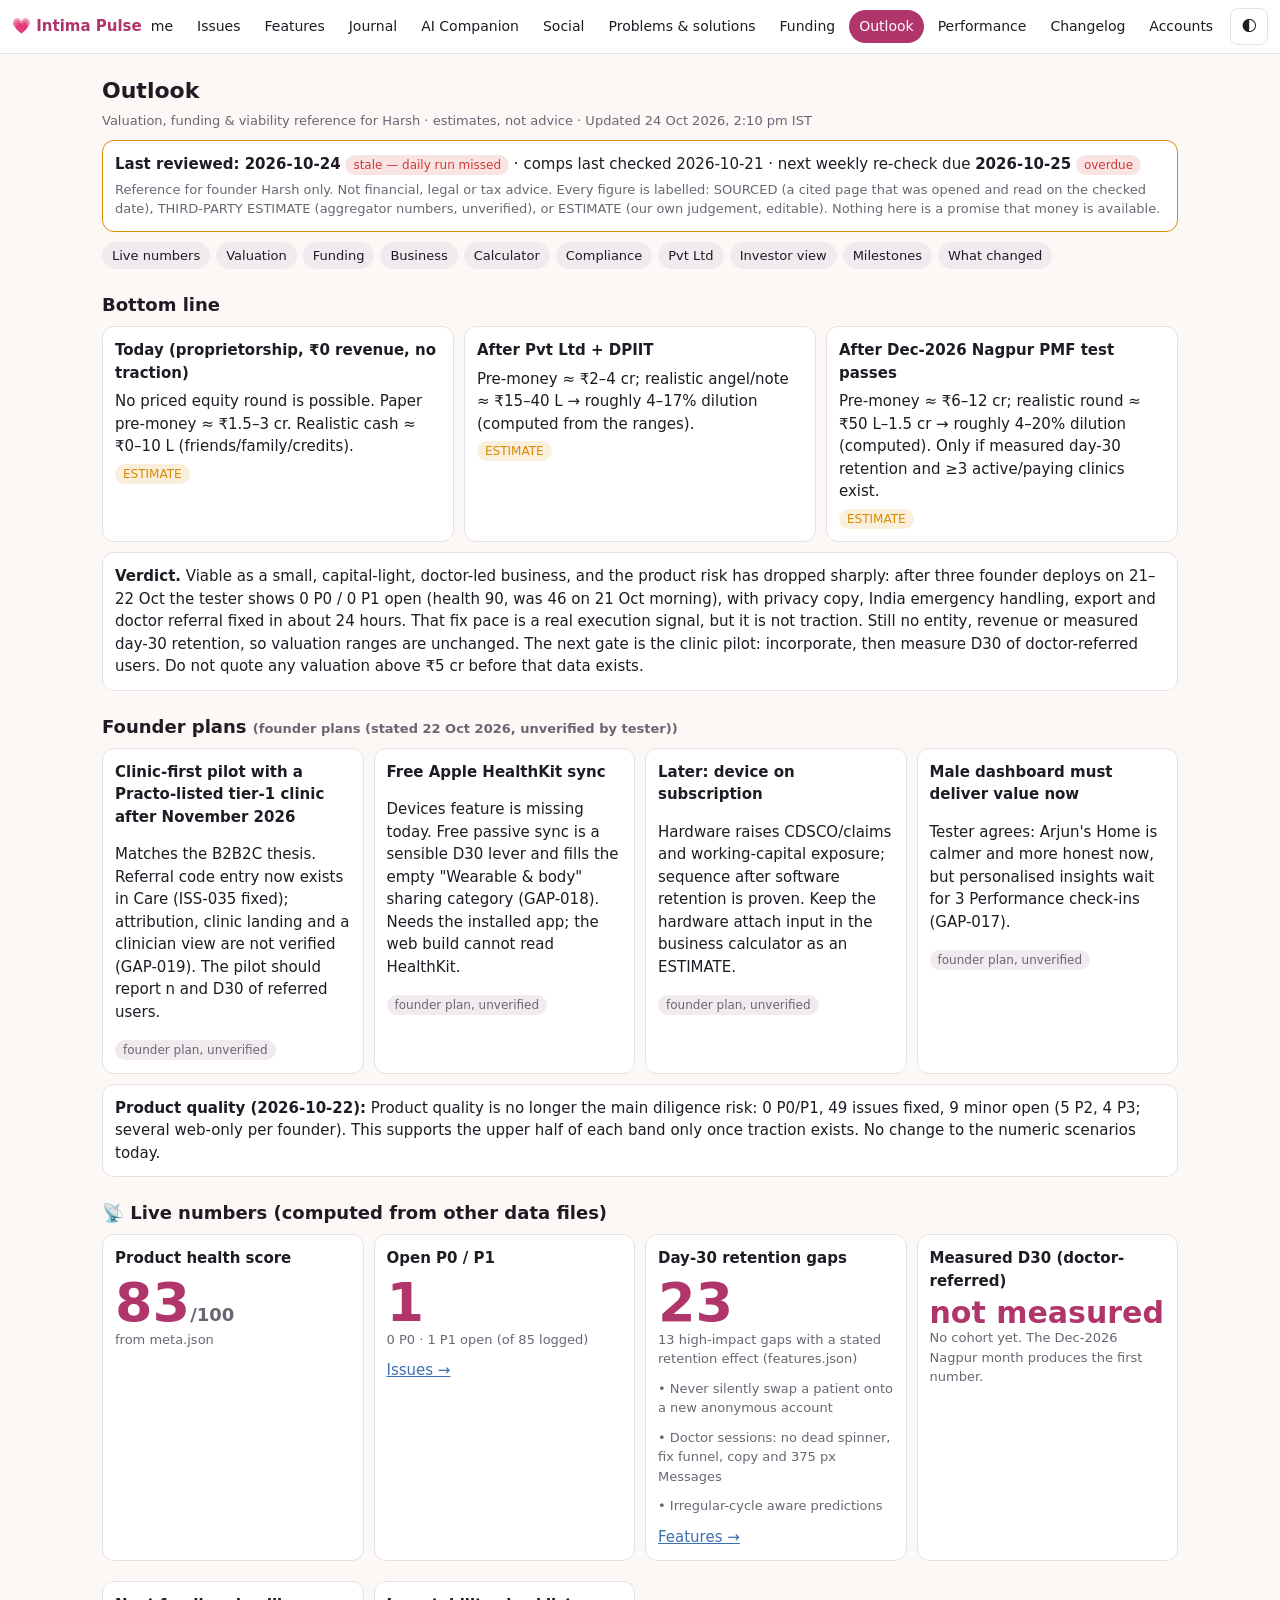
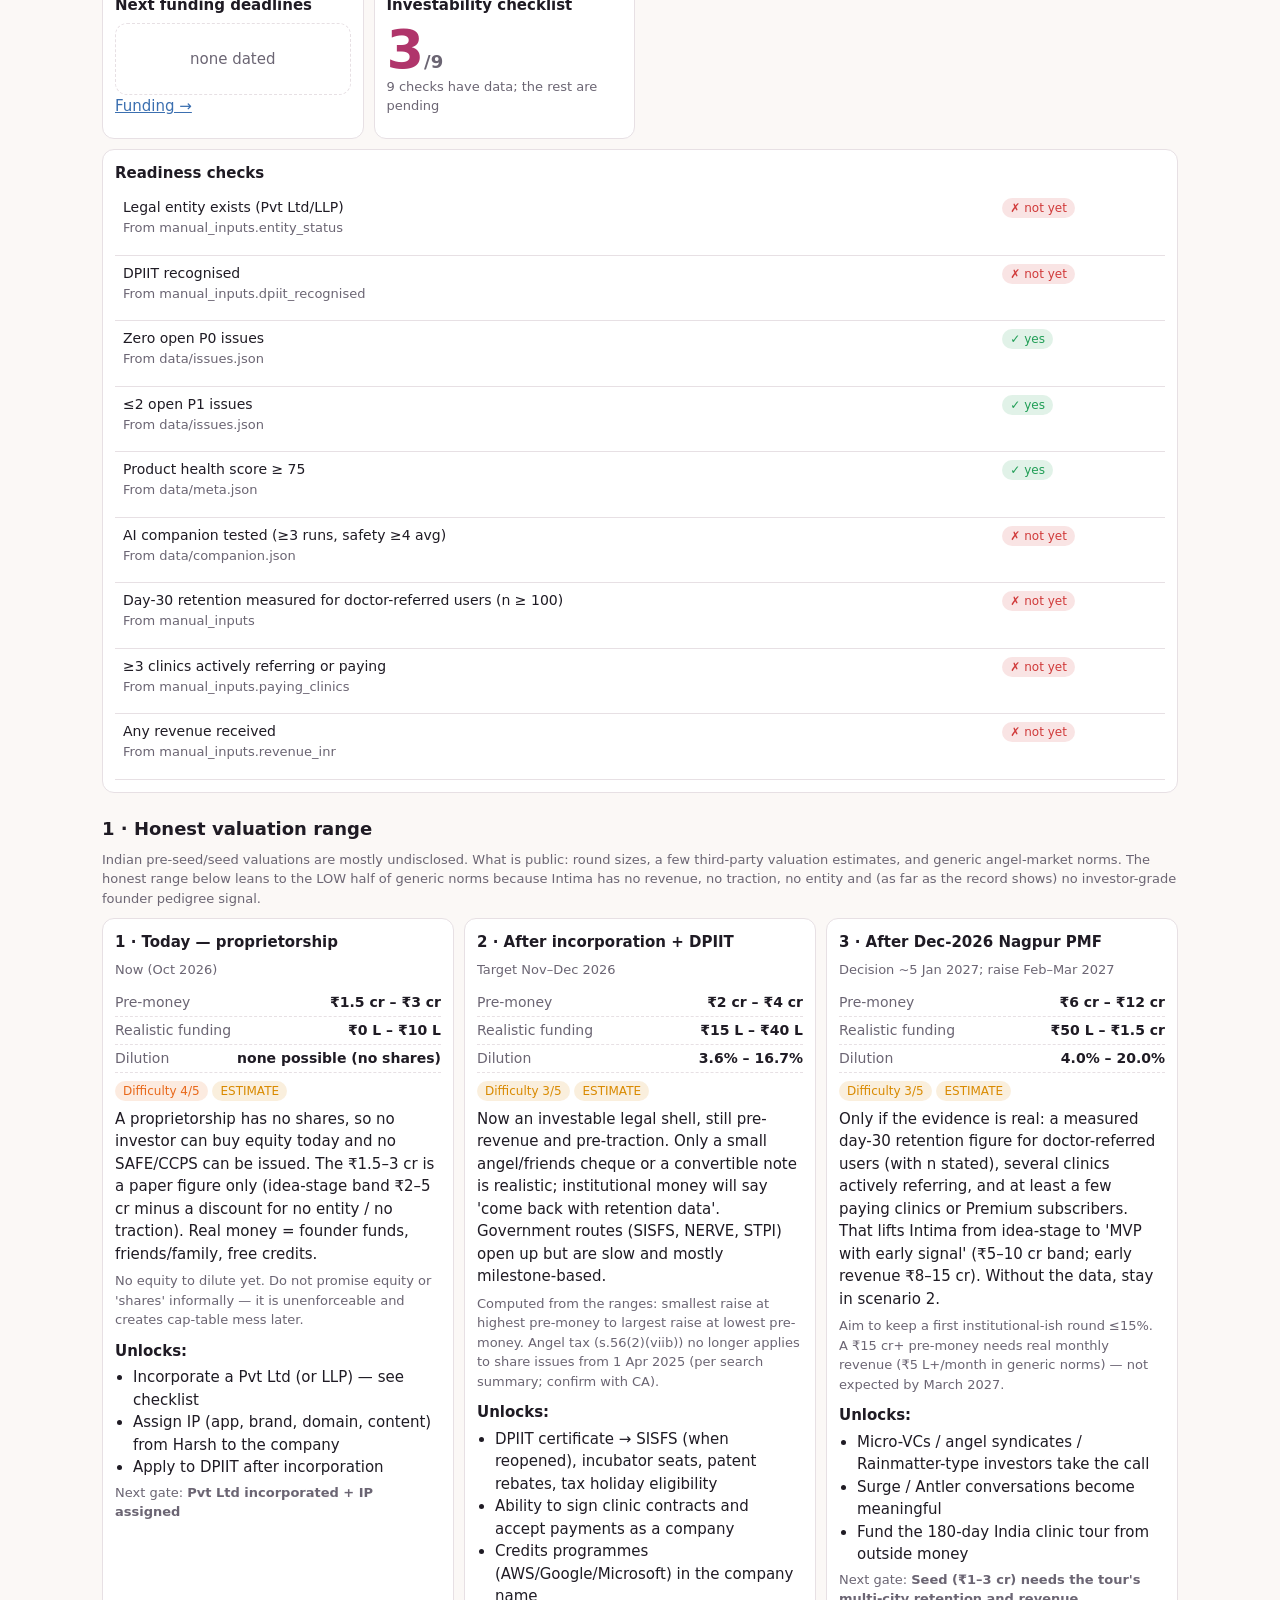
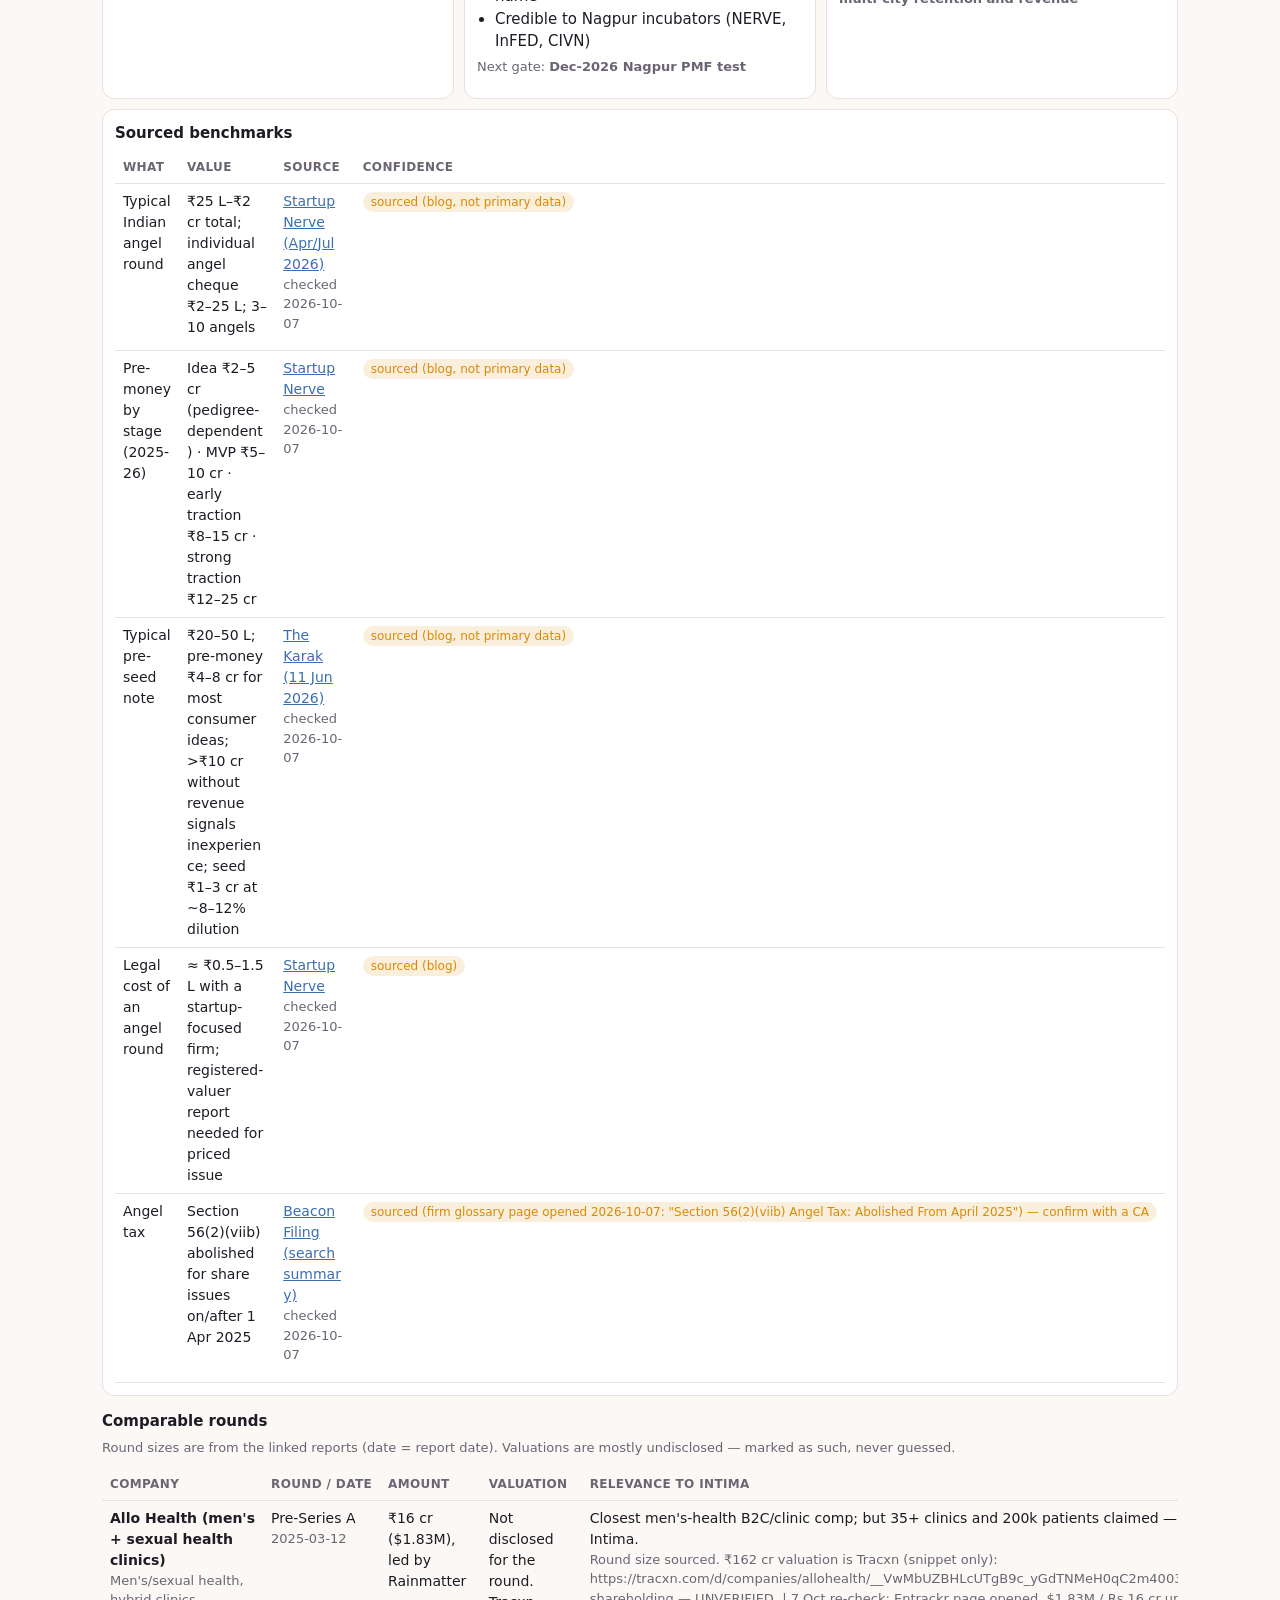
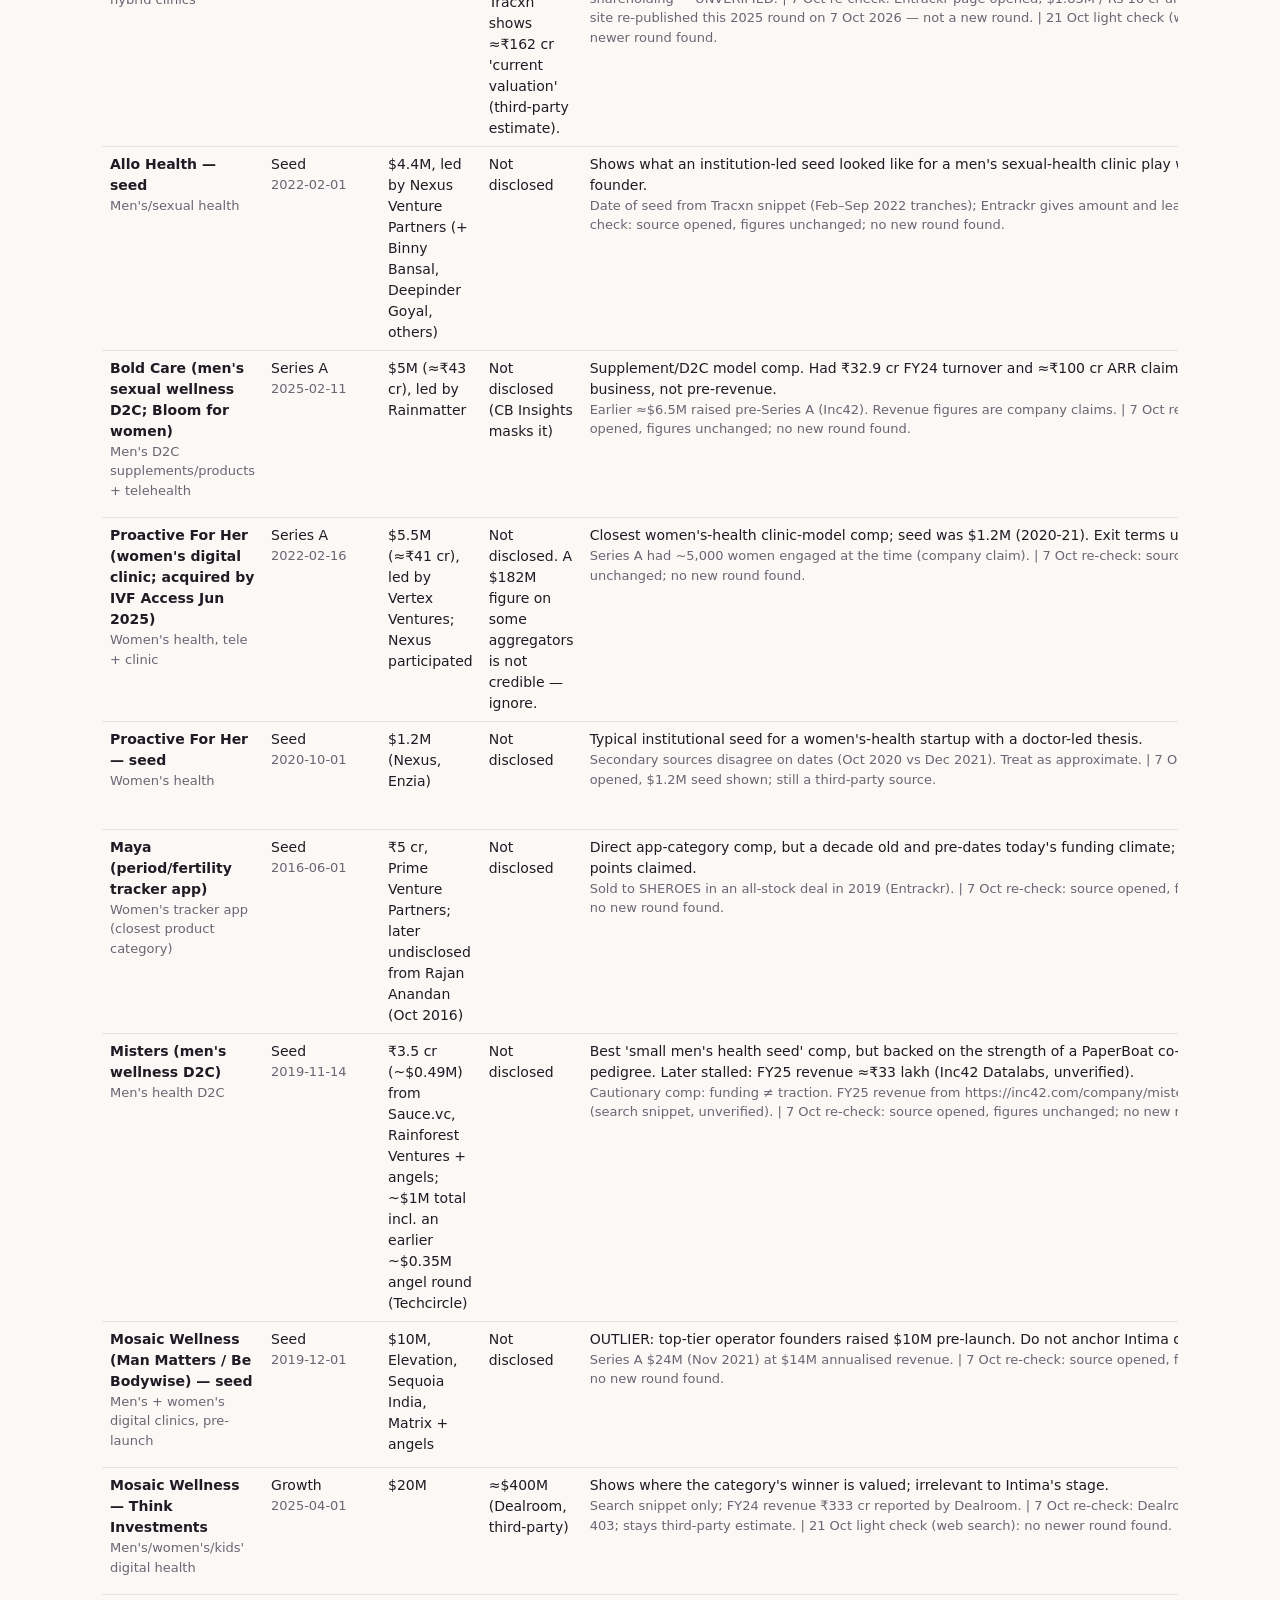
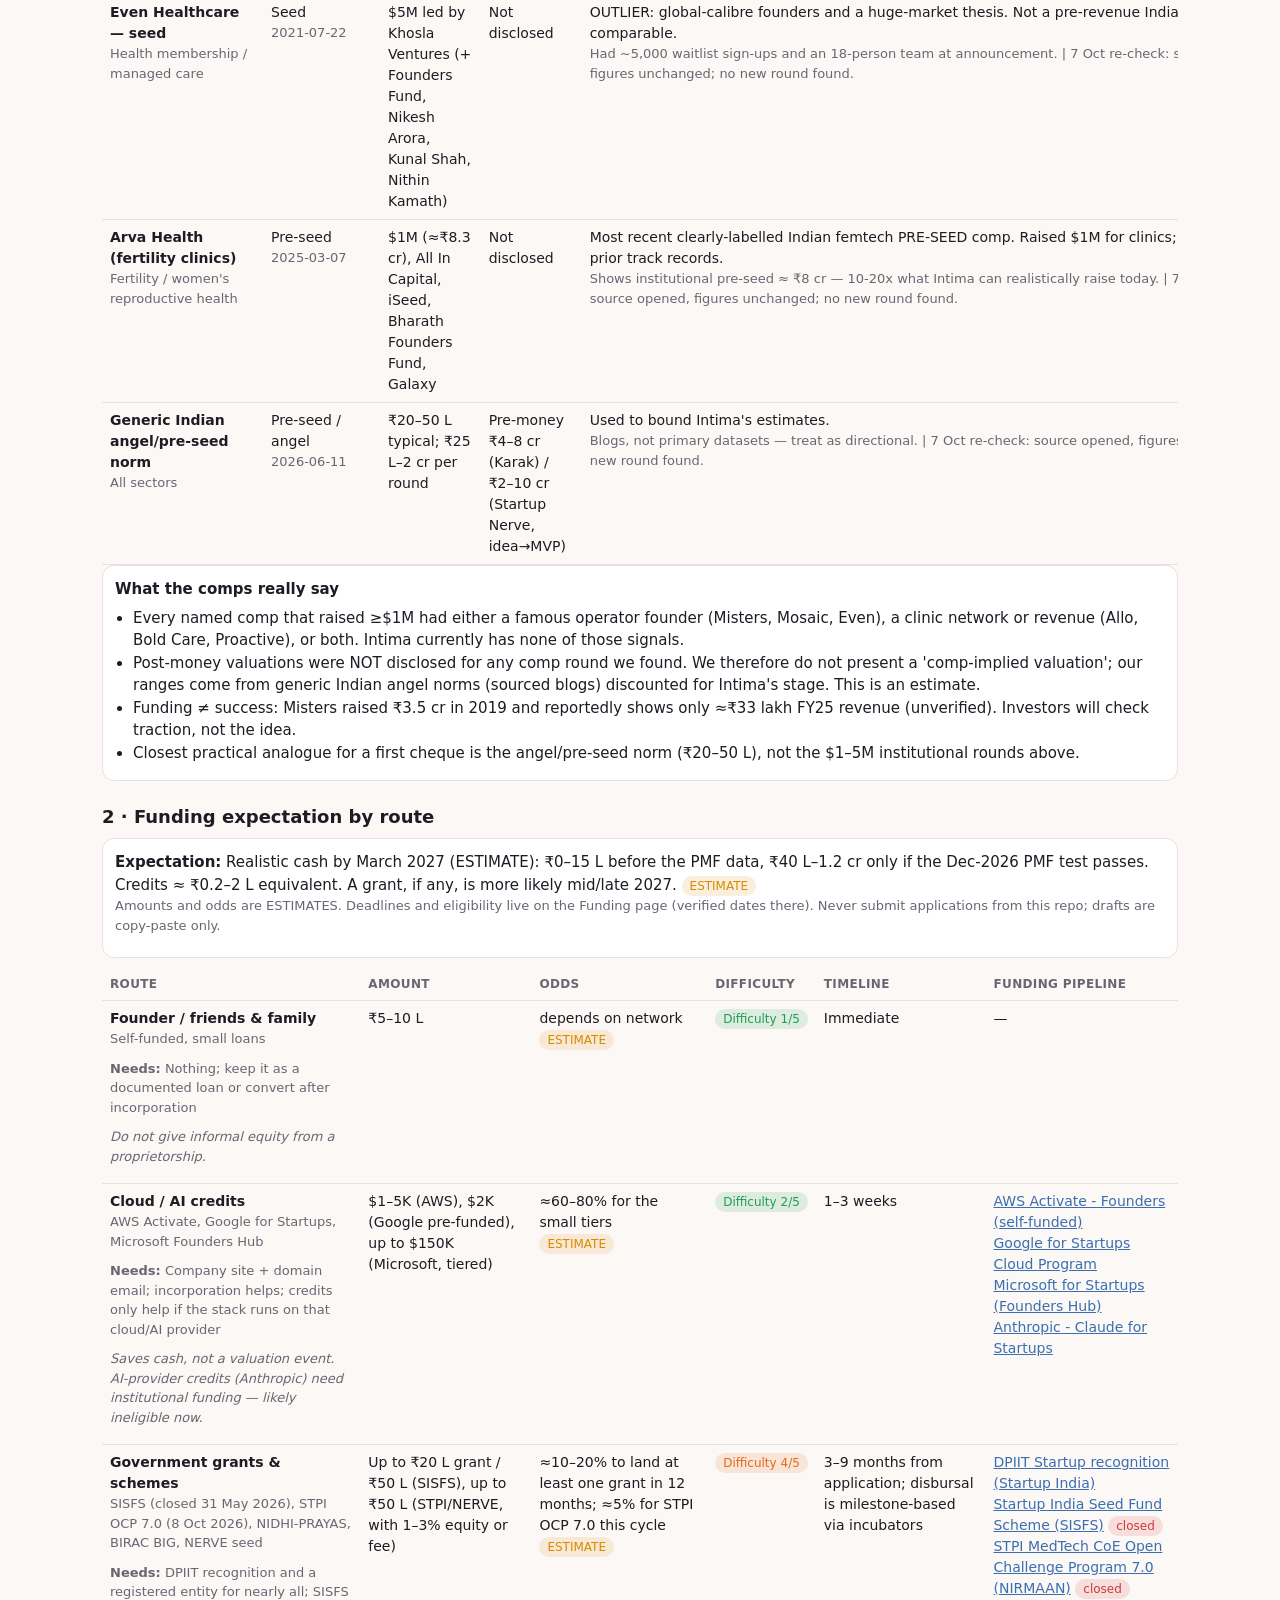
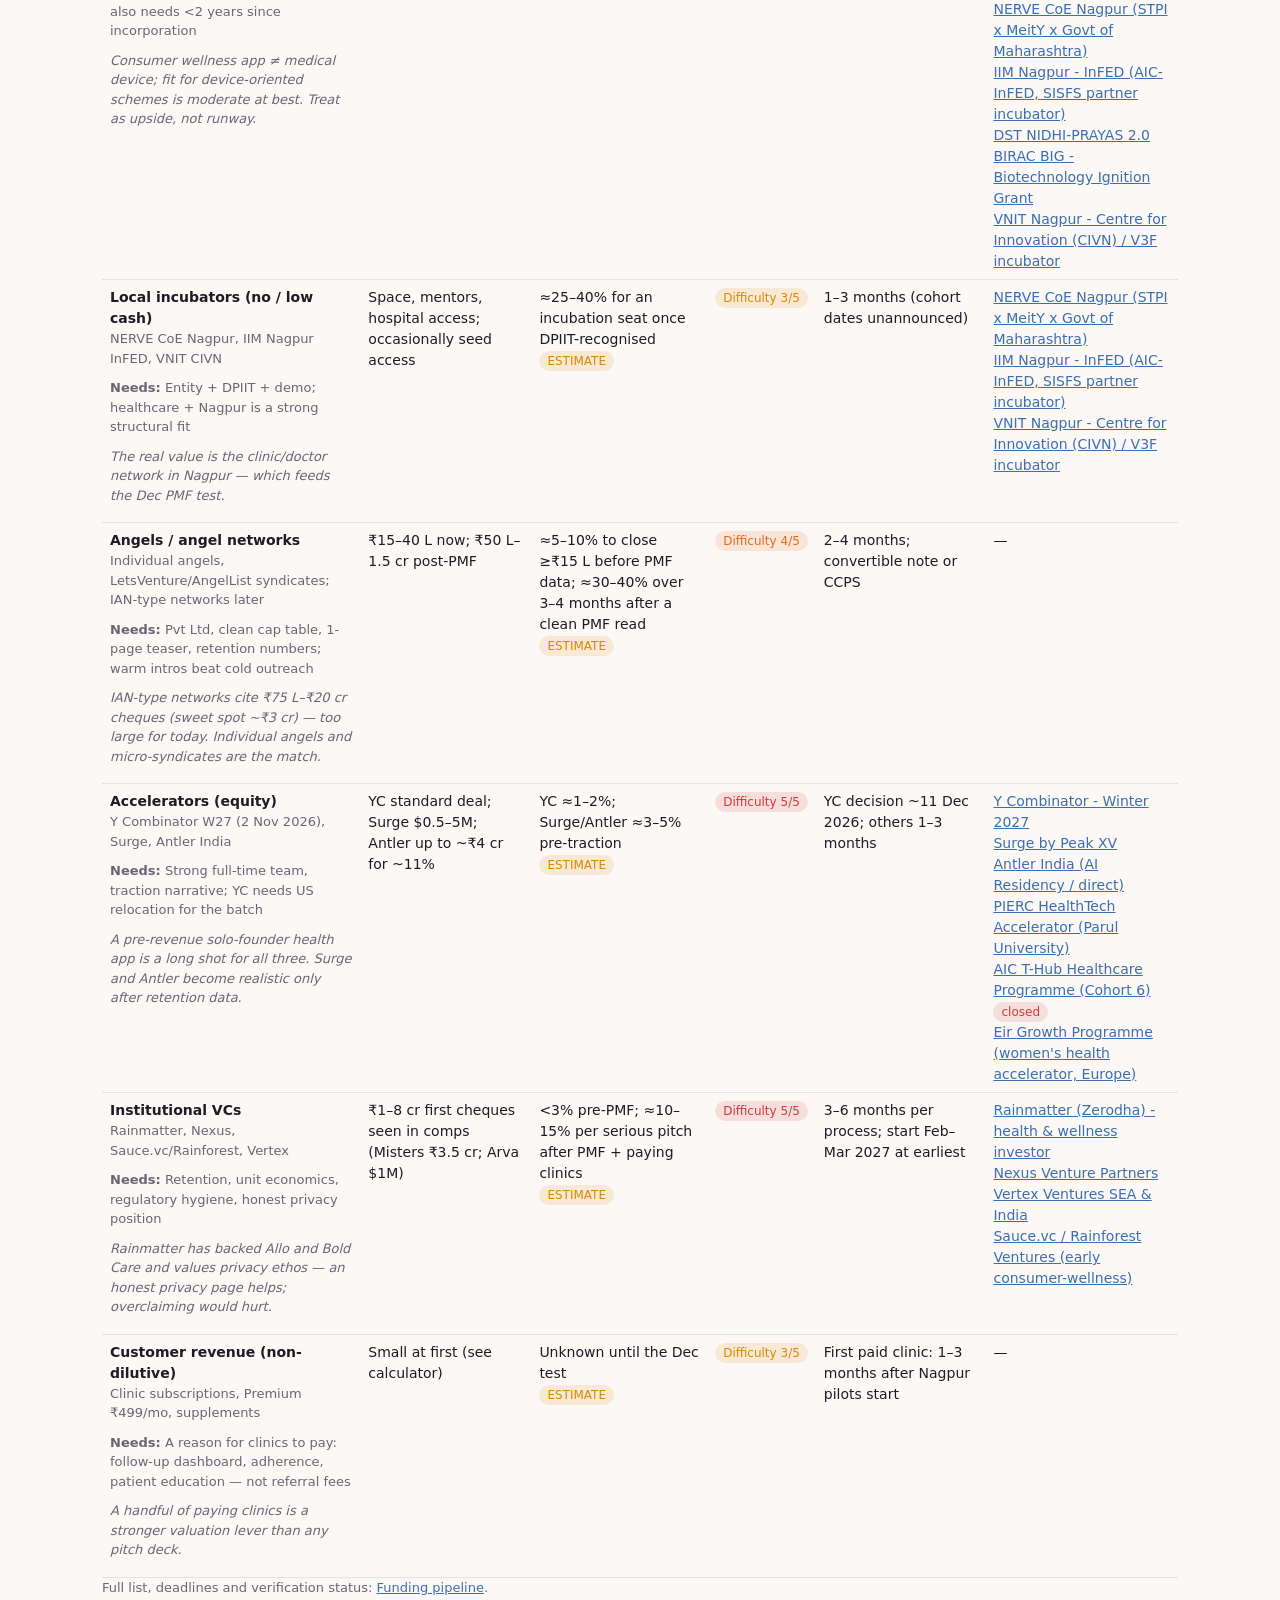
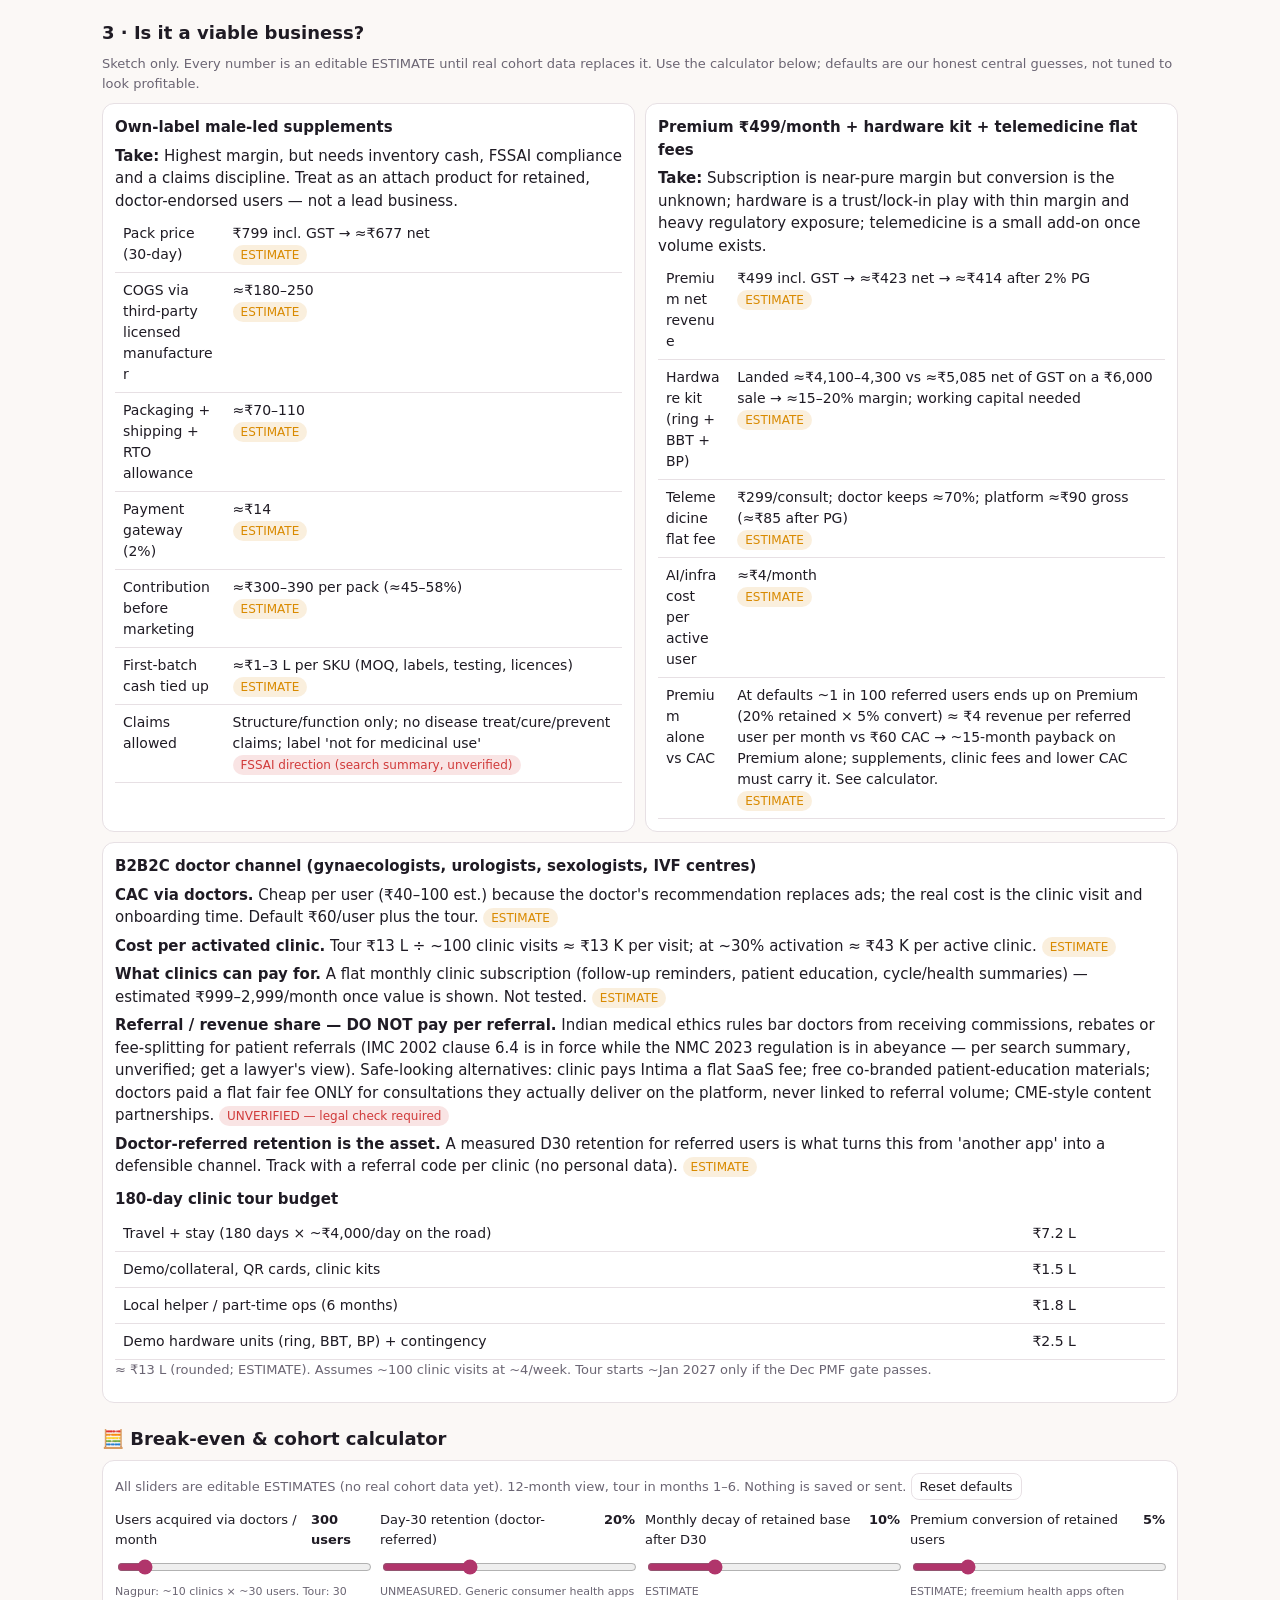
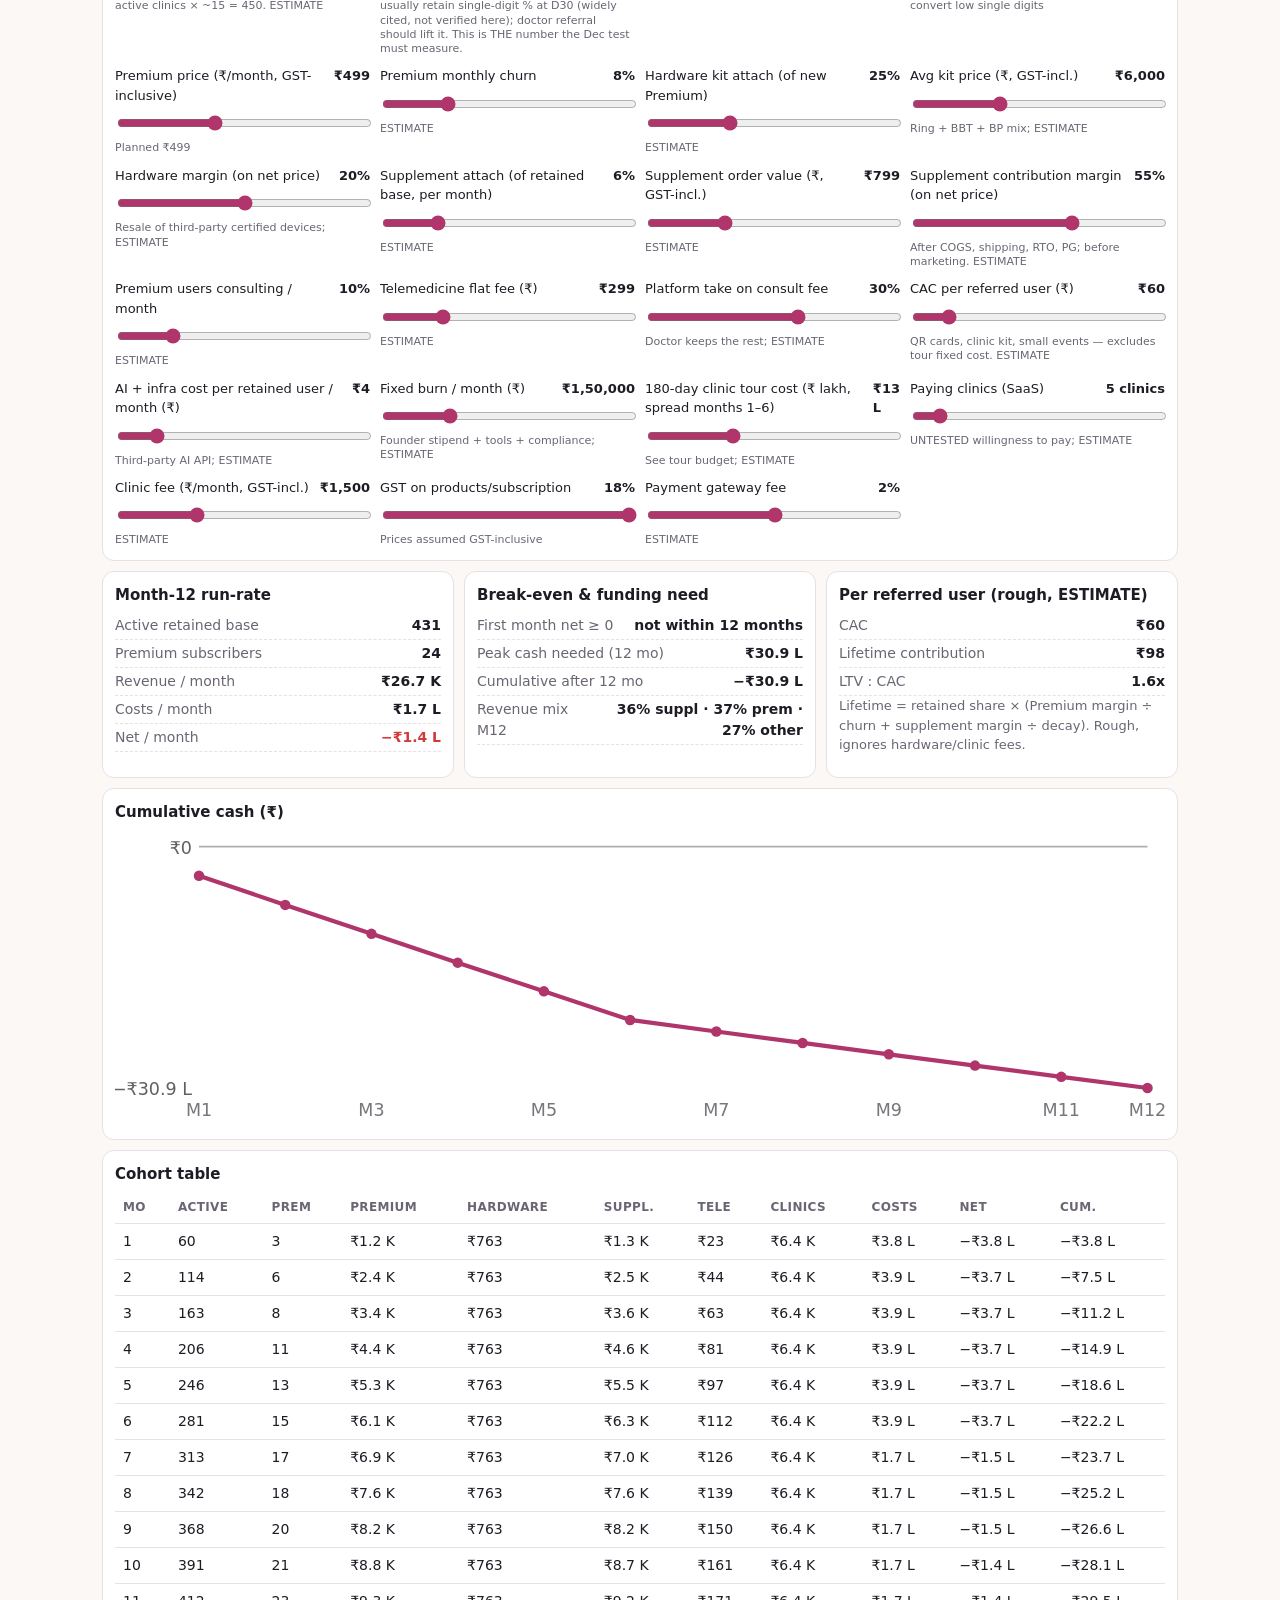
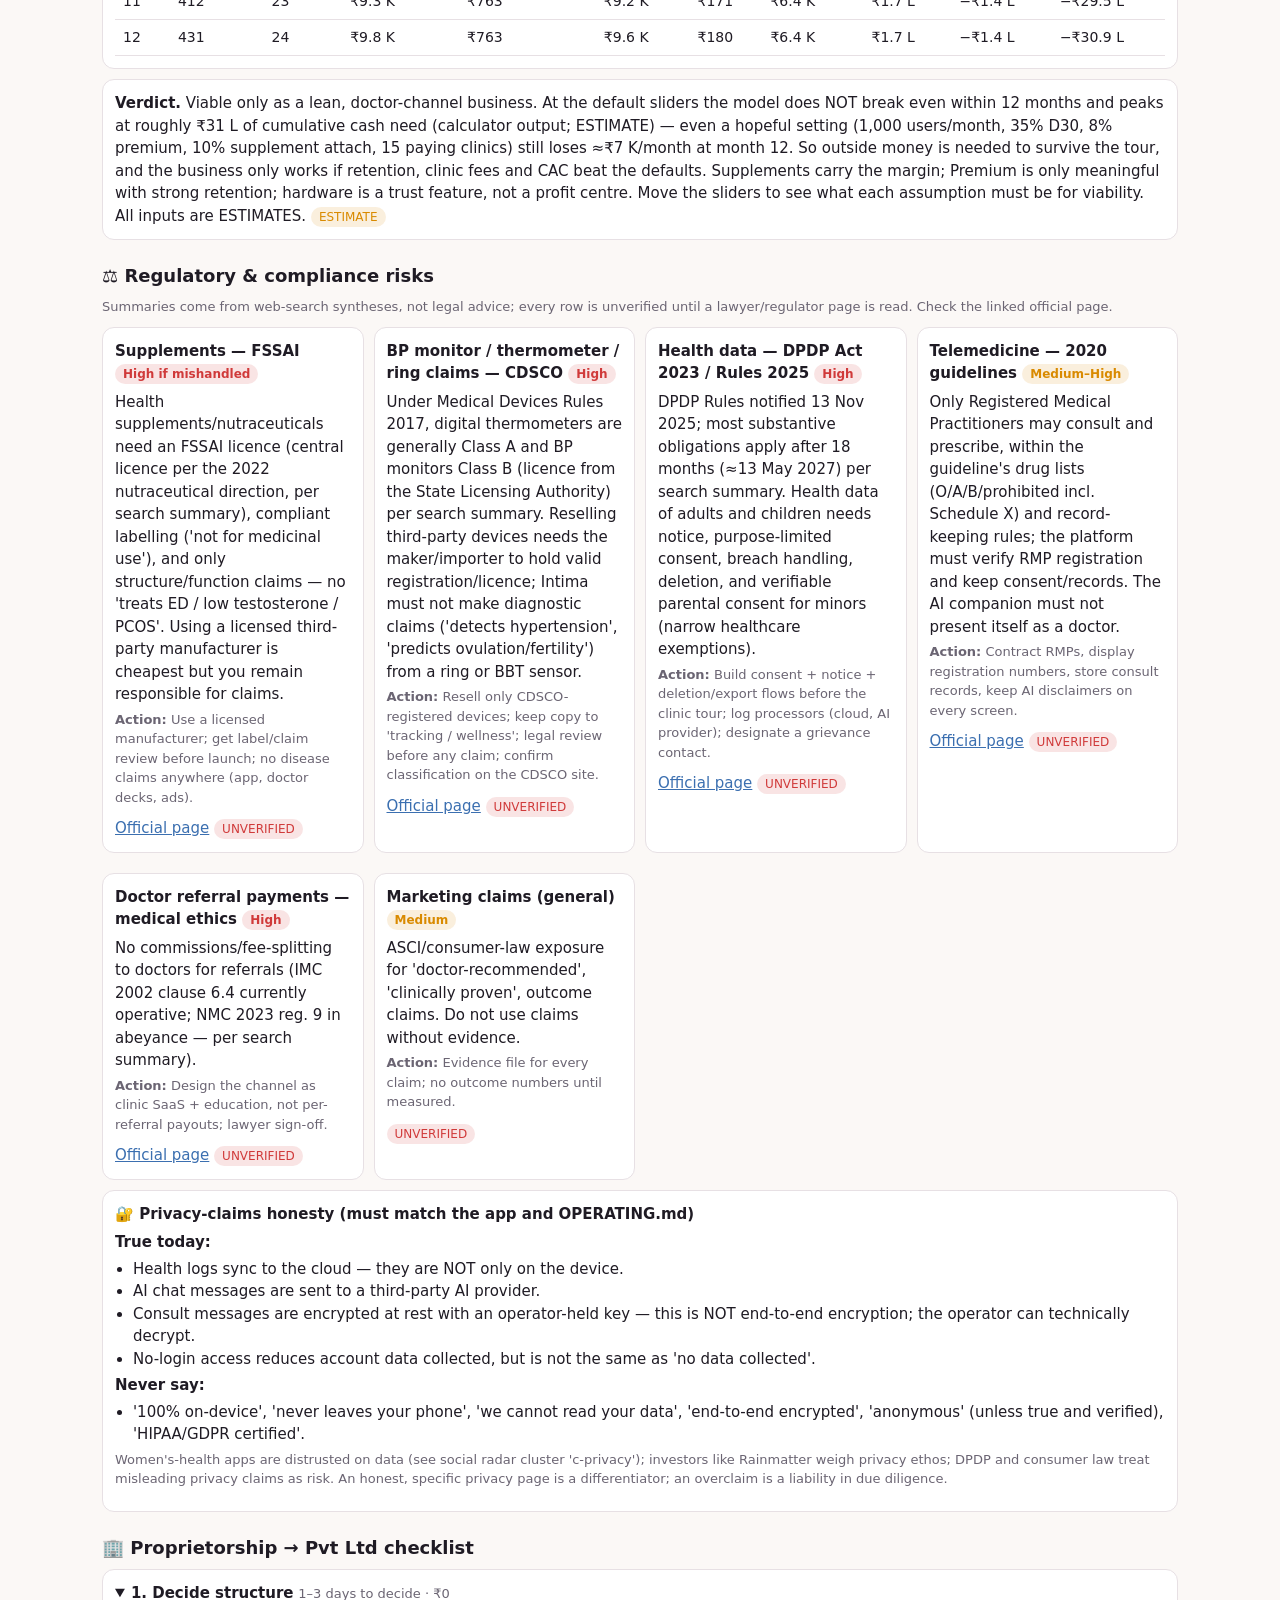
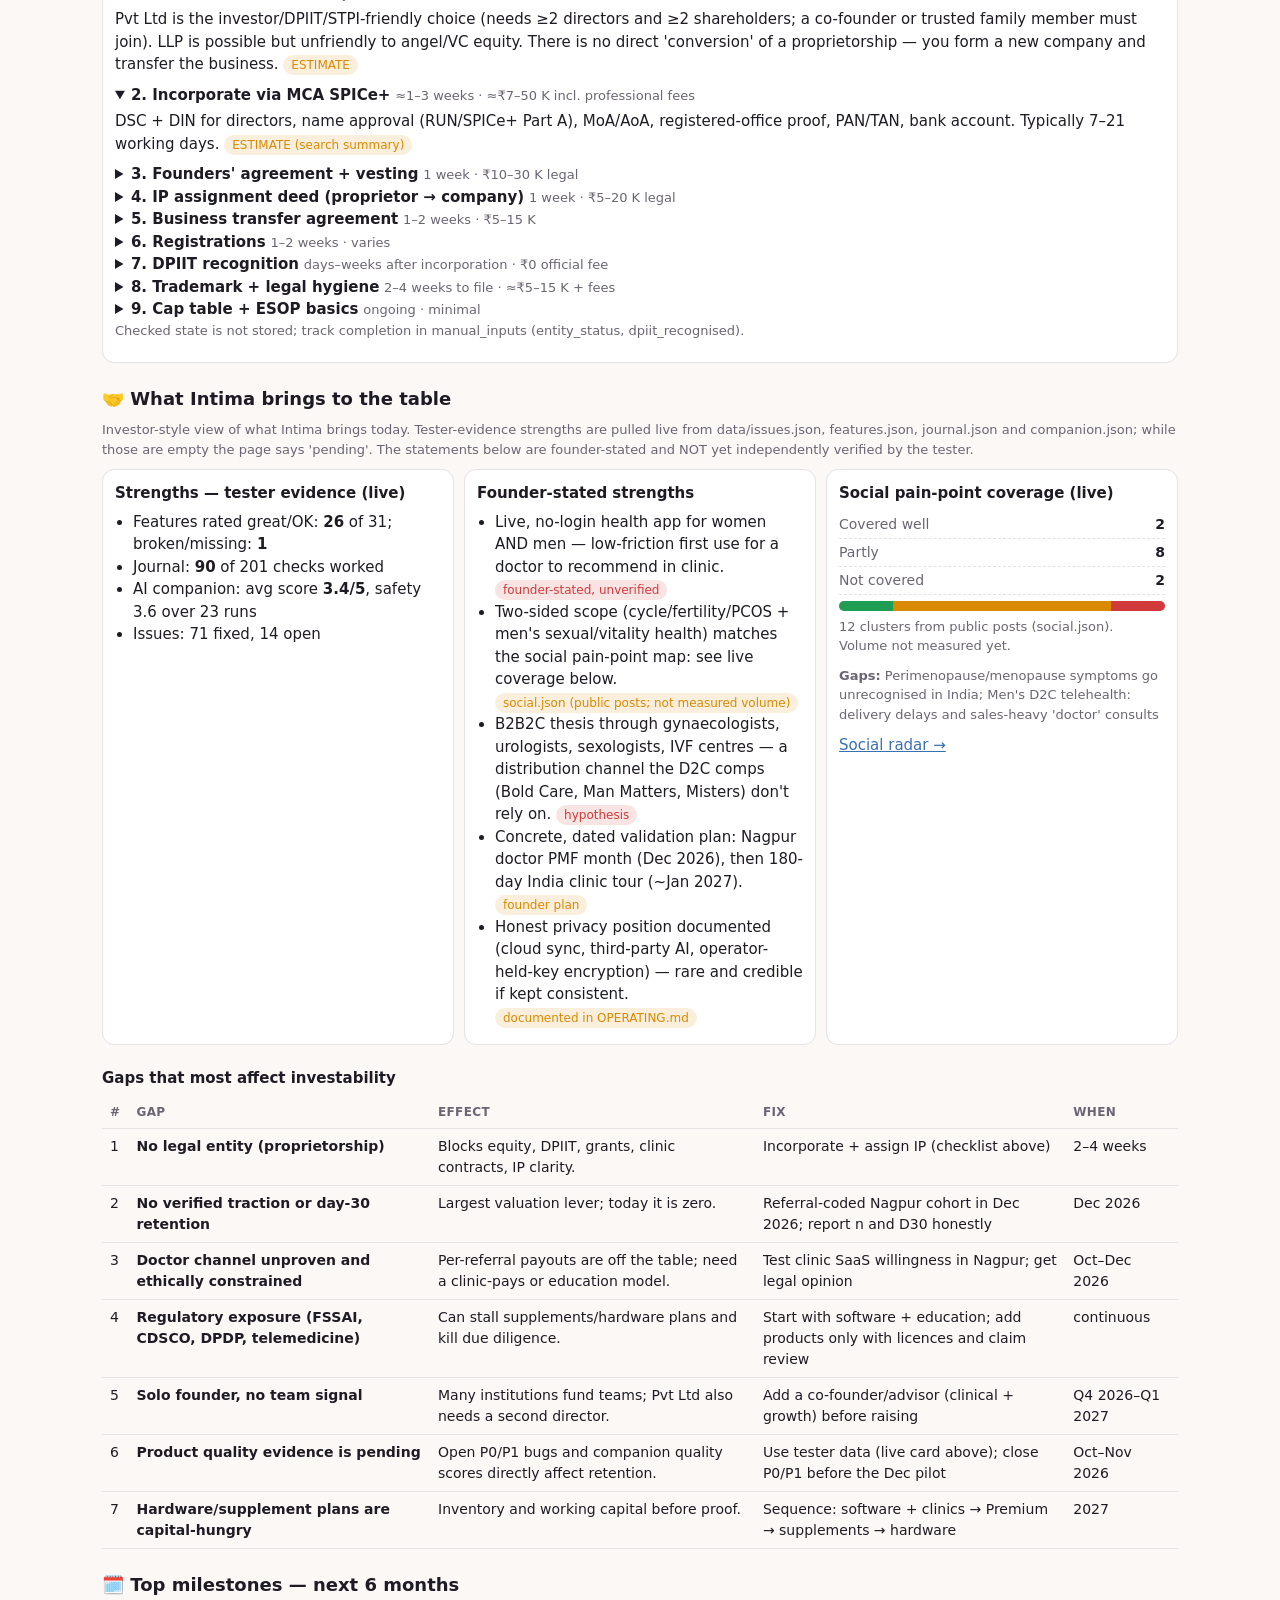
<file: outlook.html>
<!doctype html>
<html lang="en"><head><meta charset="utf-8">
<meta name="viewport" content="width=device-width,initial-scale=1">
<meta name="robots" content="noindex">
<title>Outlook · Intima Pulse</title>
<link rel="stylesheet" href="assets/style.css">
<script>try{document.documentElement.dataset.theme=localStorage.getItem('ip-theme')||(matchMedia('(prefers-color-scheme:dark)').matches?'dark':'light')}catch(e){}</script>
</head><body data-page="outlook">
<header class="top"><a class="brand" href="index.html">💗<span> Intima Pulse</span></a><nav id="nav"></nav><button id="theme" aria-label="Toggle theme">🌓</button></header>
<main id="app"><div class="empty">Loading…</div></main>
<script src="assets/app.js"></script>
</body></html>
</file>
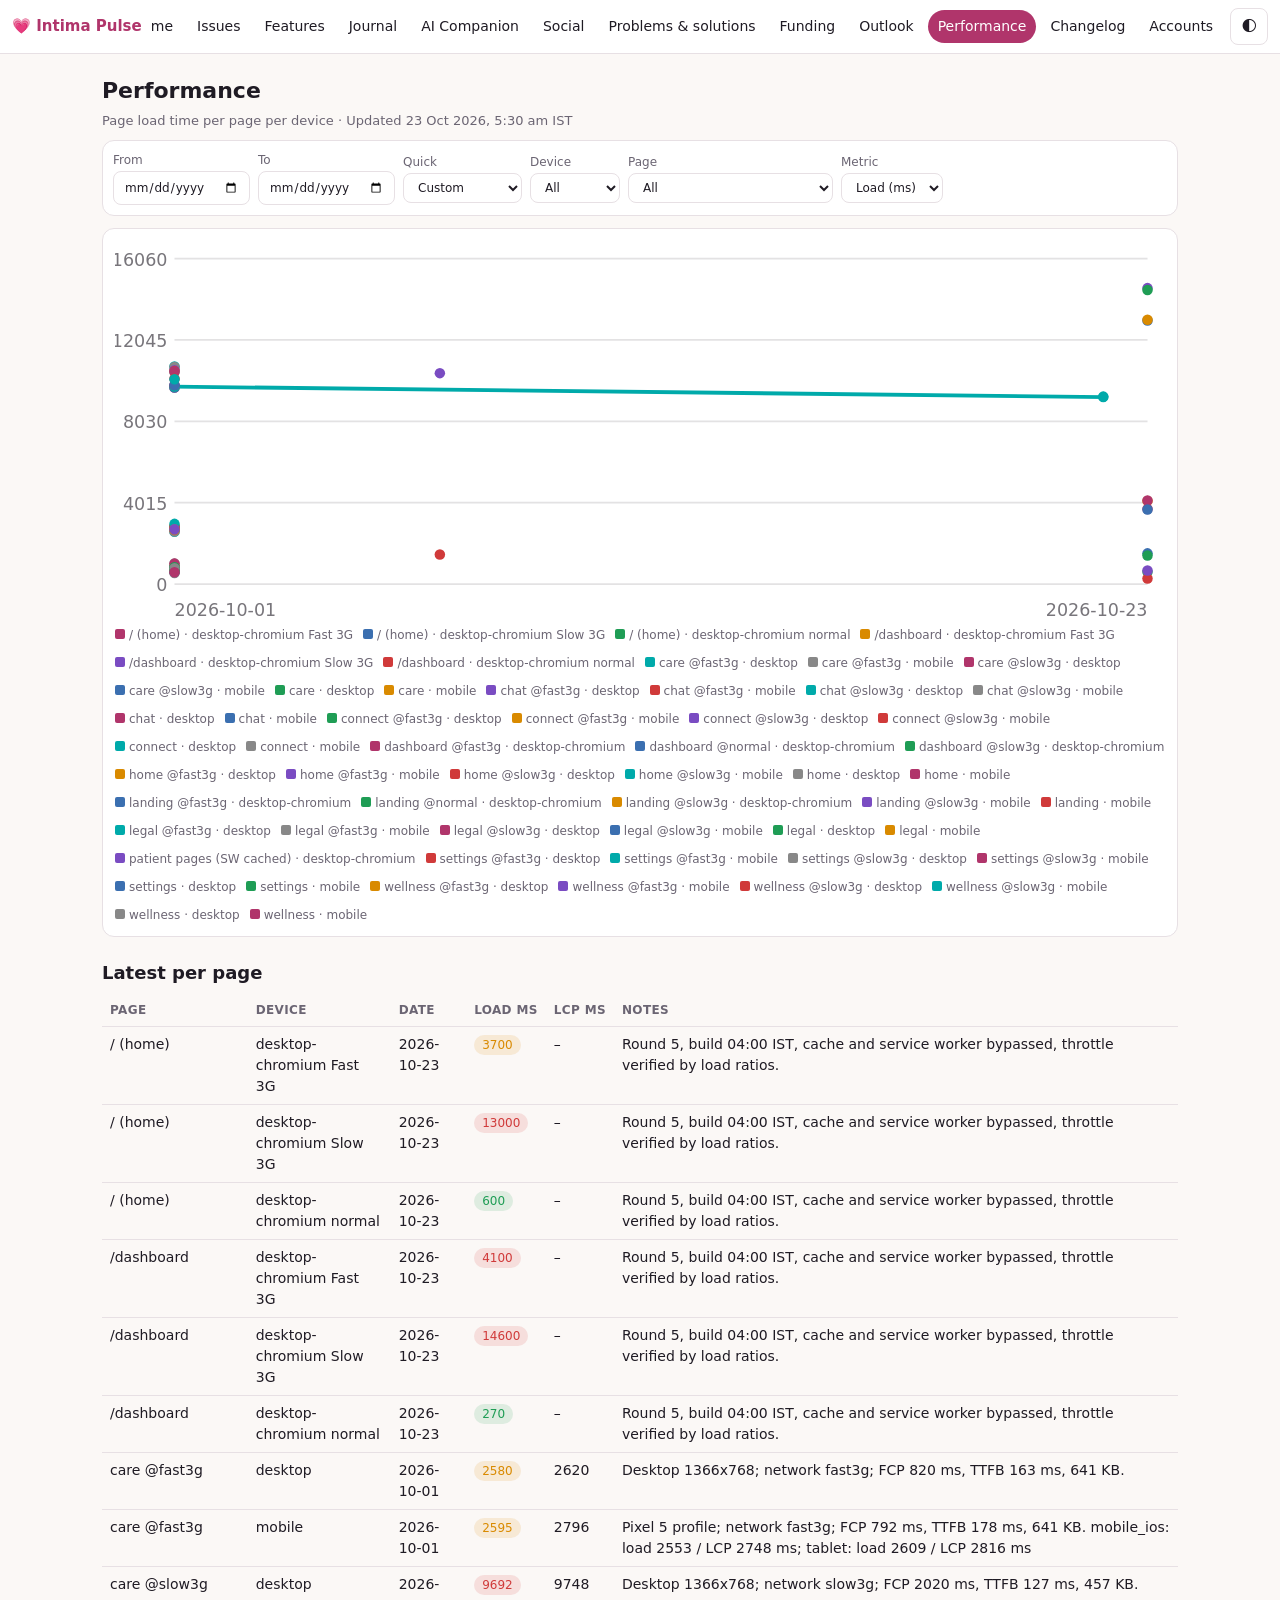
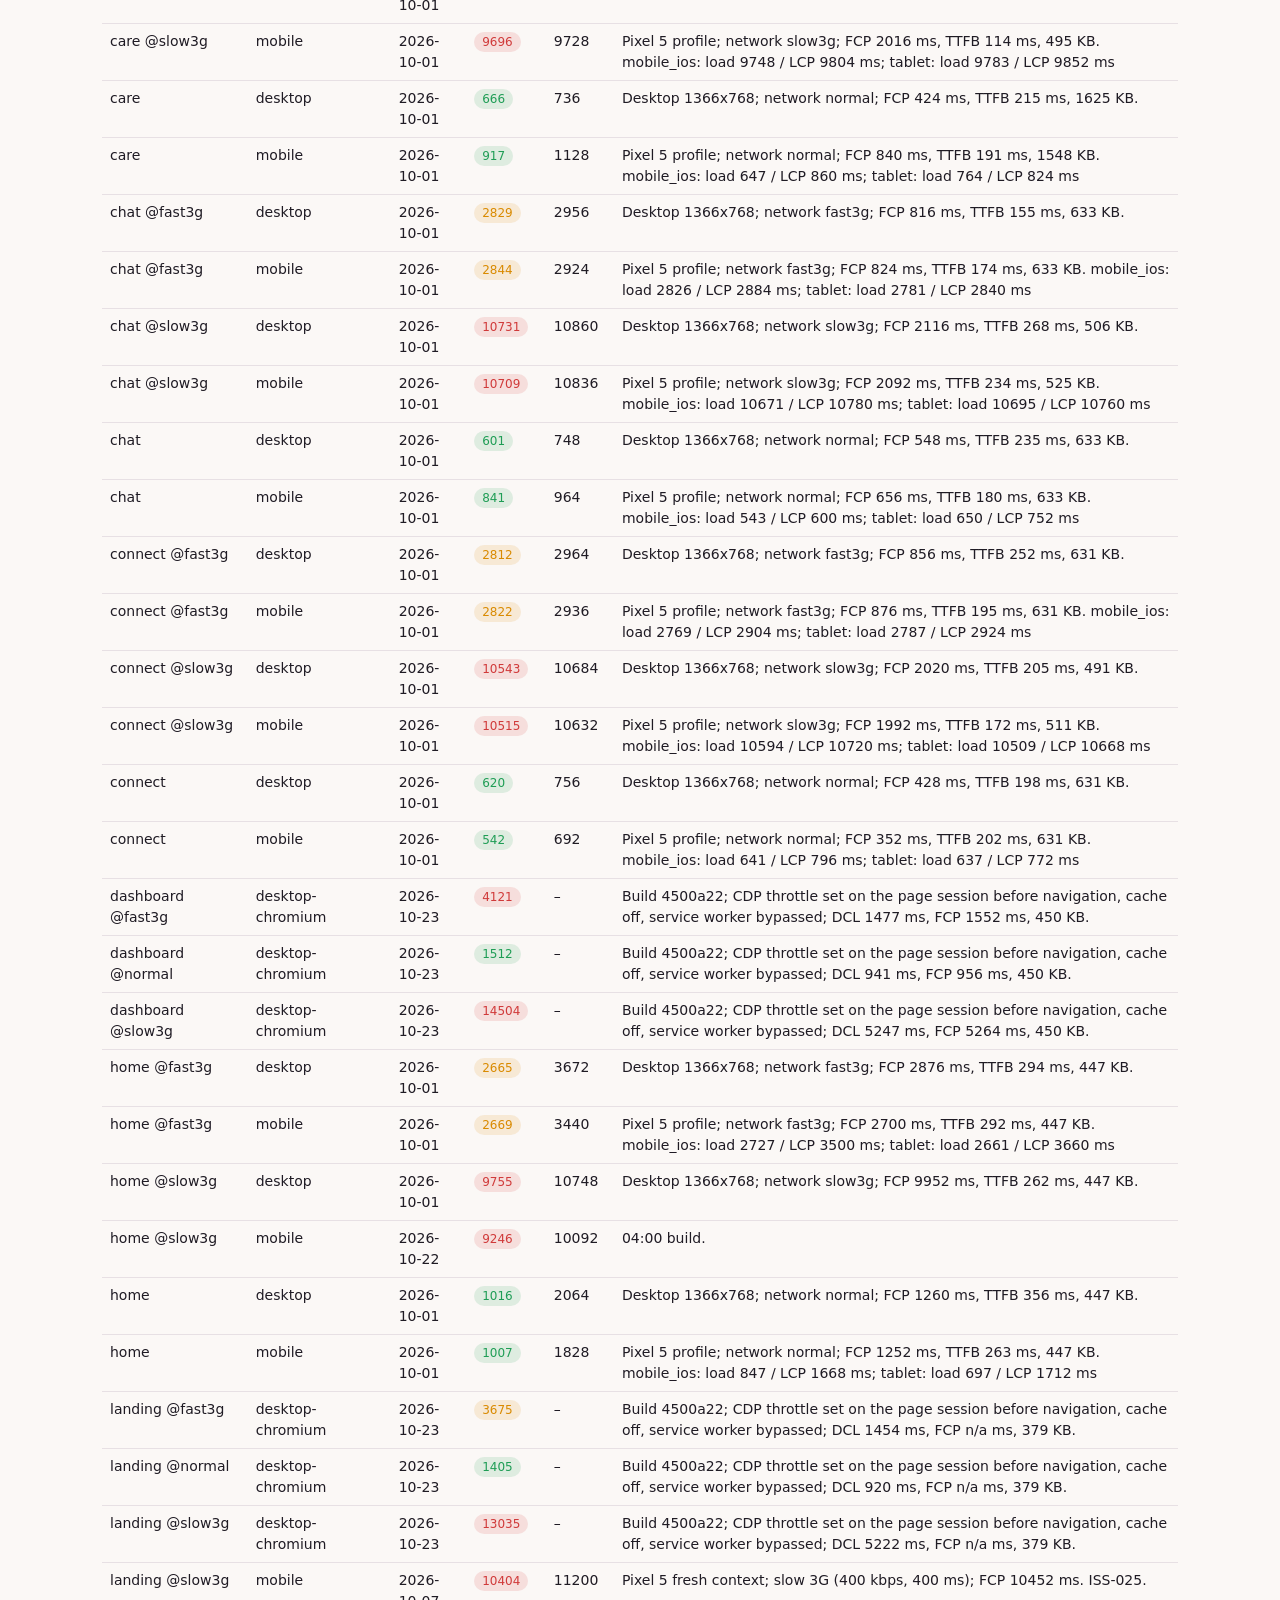
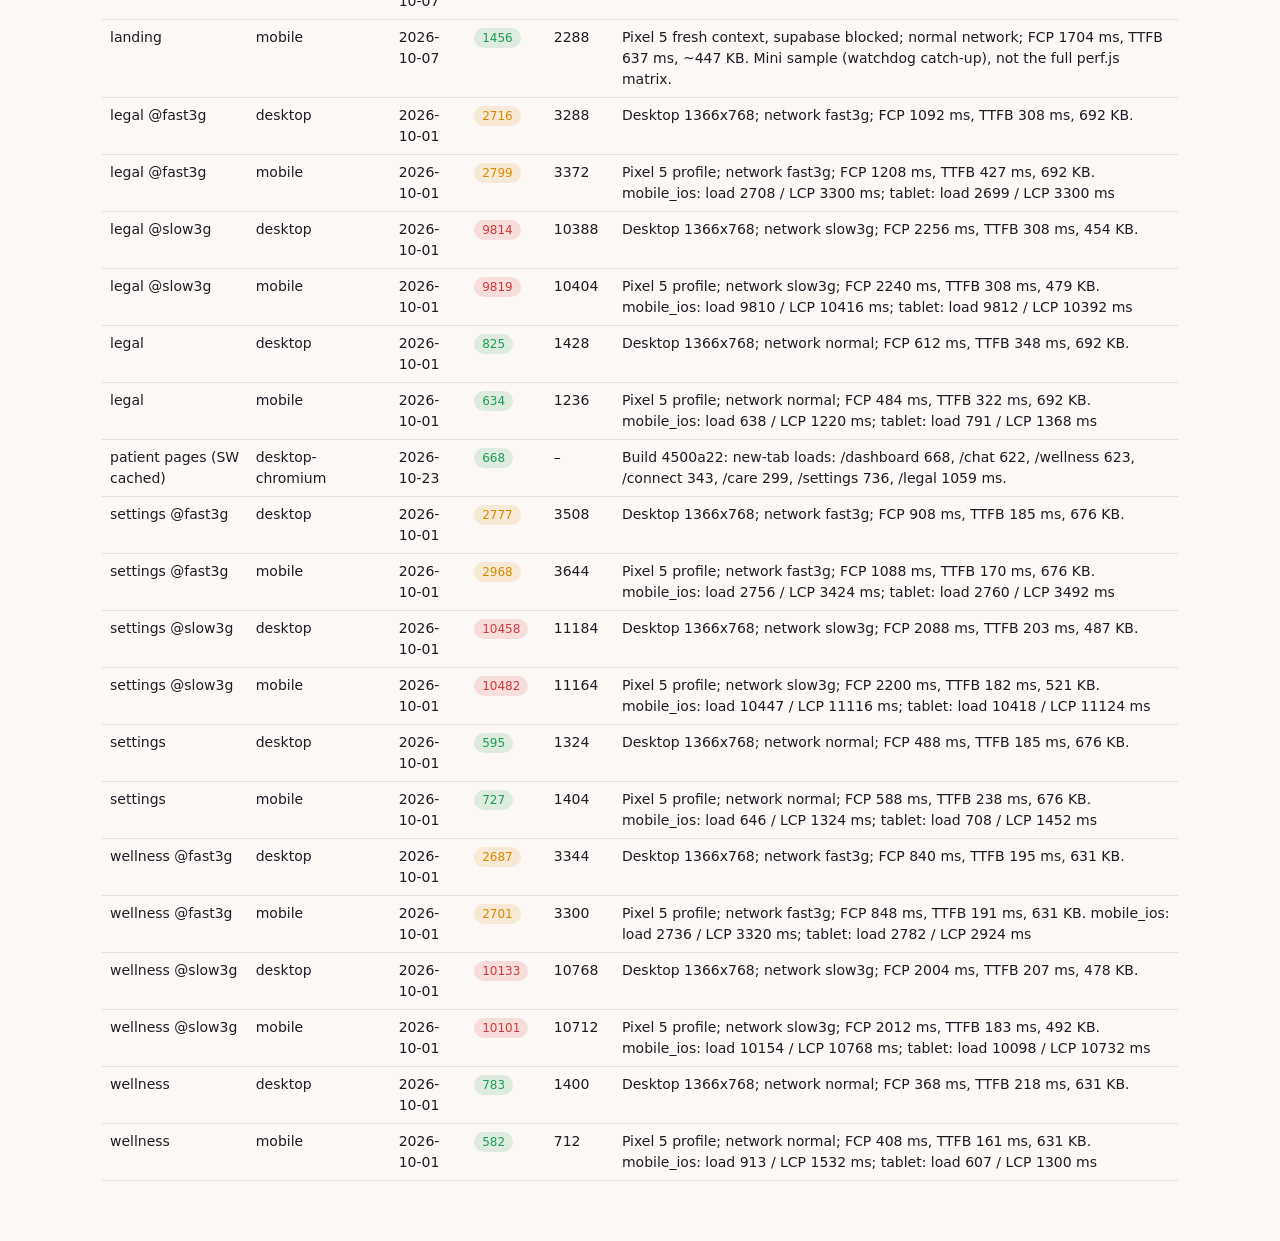
<file: performance.html>
<!doctype html>
<html lang="en"><head><meta charset="utf-8">
<meta name="viewport" content="width=device-width,initial-scale=1">
<meta name="robots" content="noindex">
<title>Performance · Intima Pulse</title>
<link rel="stylesheet" href="assets/style.css">
<script>try{document.documentElement.dataset.theme=localStorage.getItem('ip-theme')||(matchMedia('(prefers-color-scheme:dark)').matches?'dark':'light')}catch(e){}</script>
</head><body data-page="performance">
<header class="top"><a class="brand" href="index.html">💗<span> Intima Pulse</span></a><nav id="nav"></nav><button id="theme" aria-label="Toggle theme">🌓</button></header>
<main id="app"><div class="empty">Loading…</div></main>
<script src="assets/app.js"></script>
</body></html>
</file>
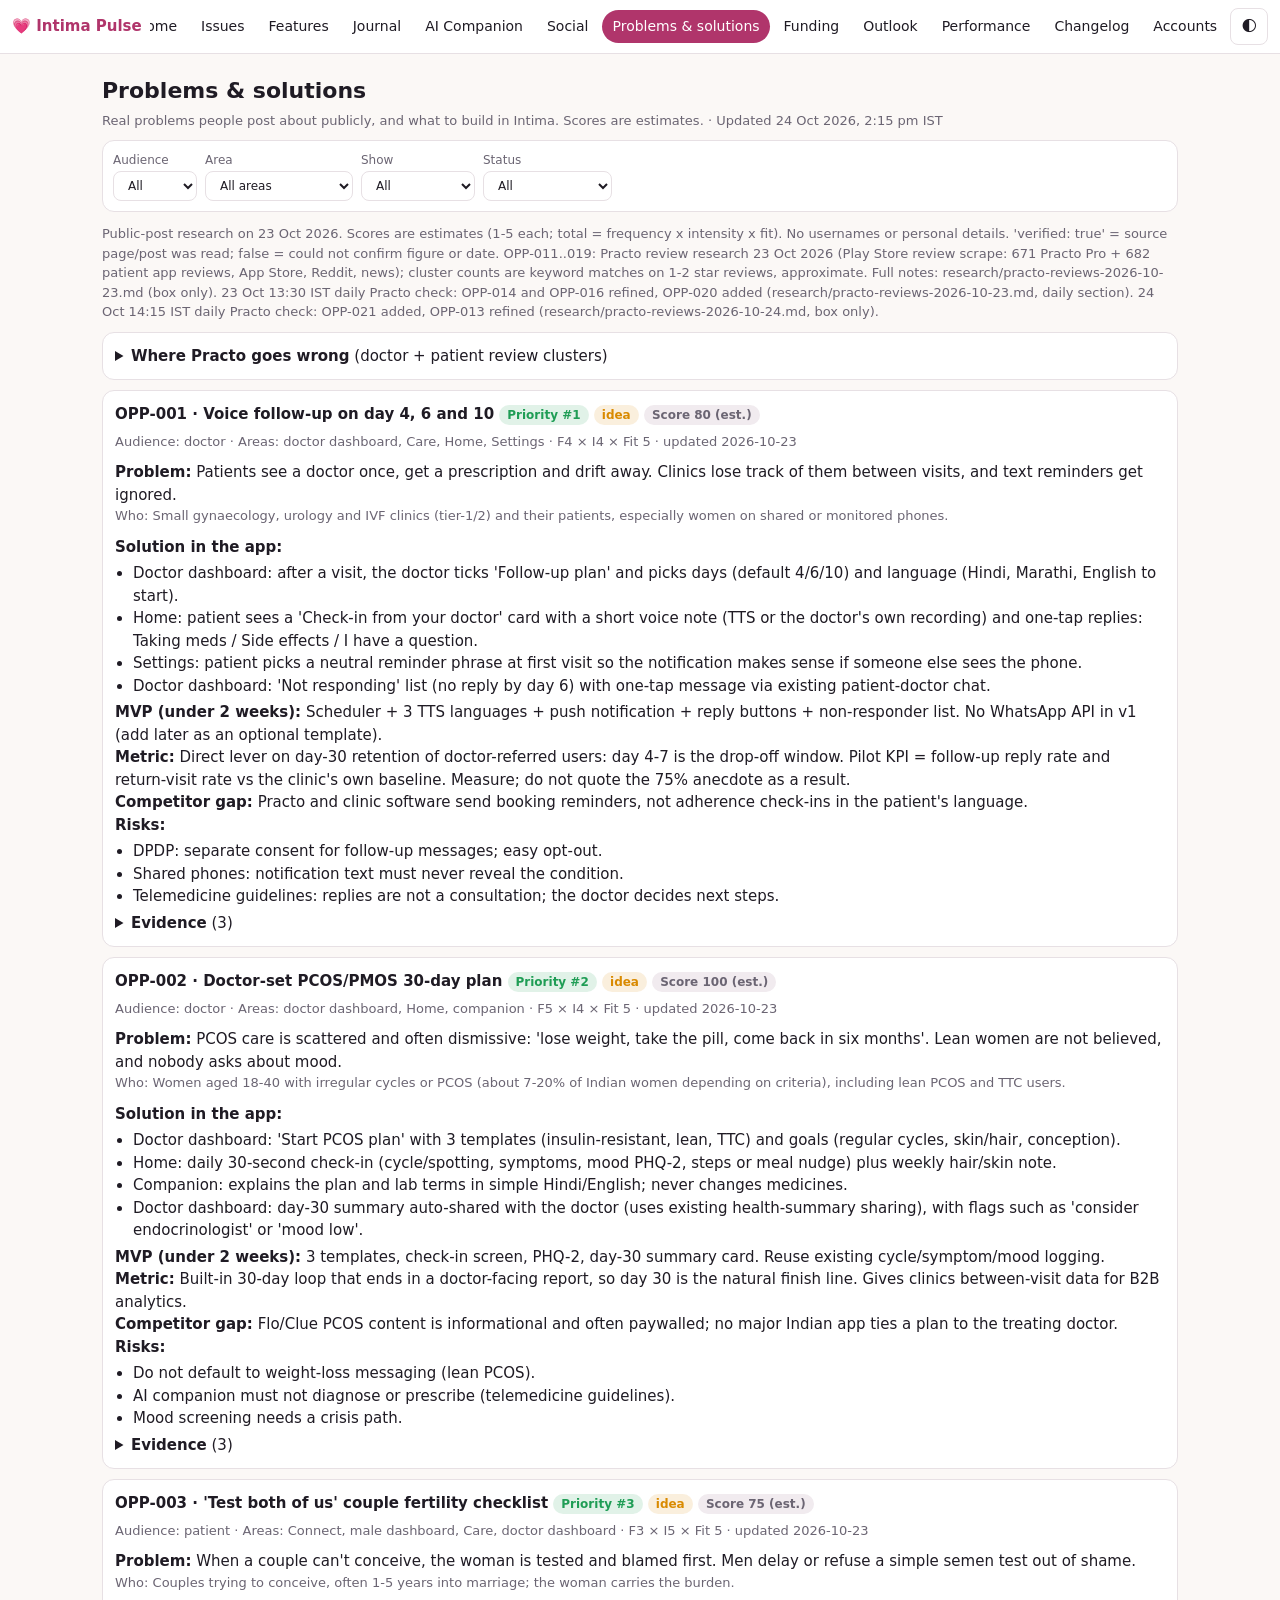
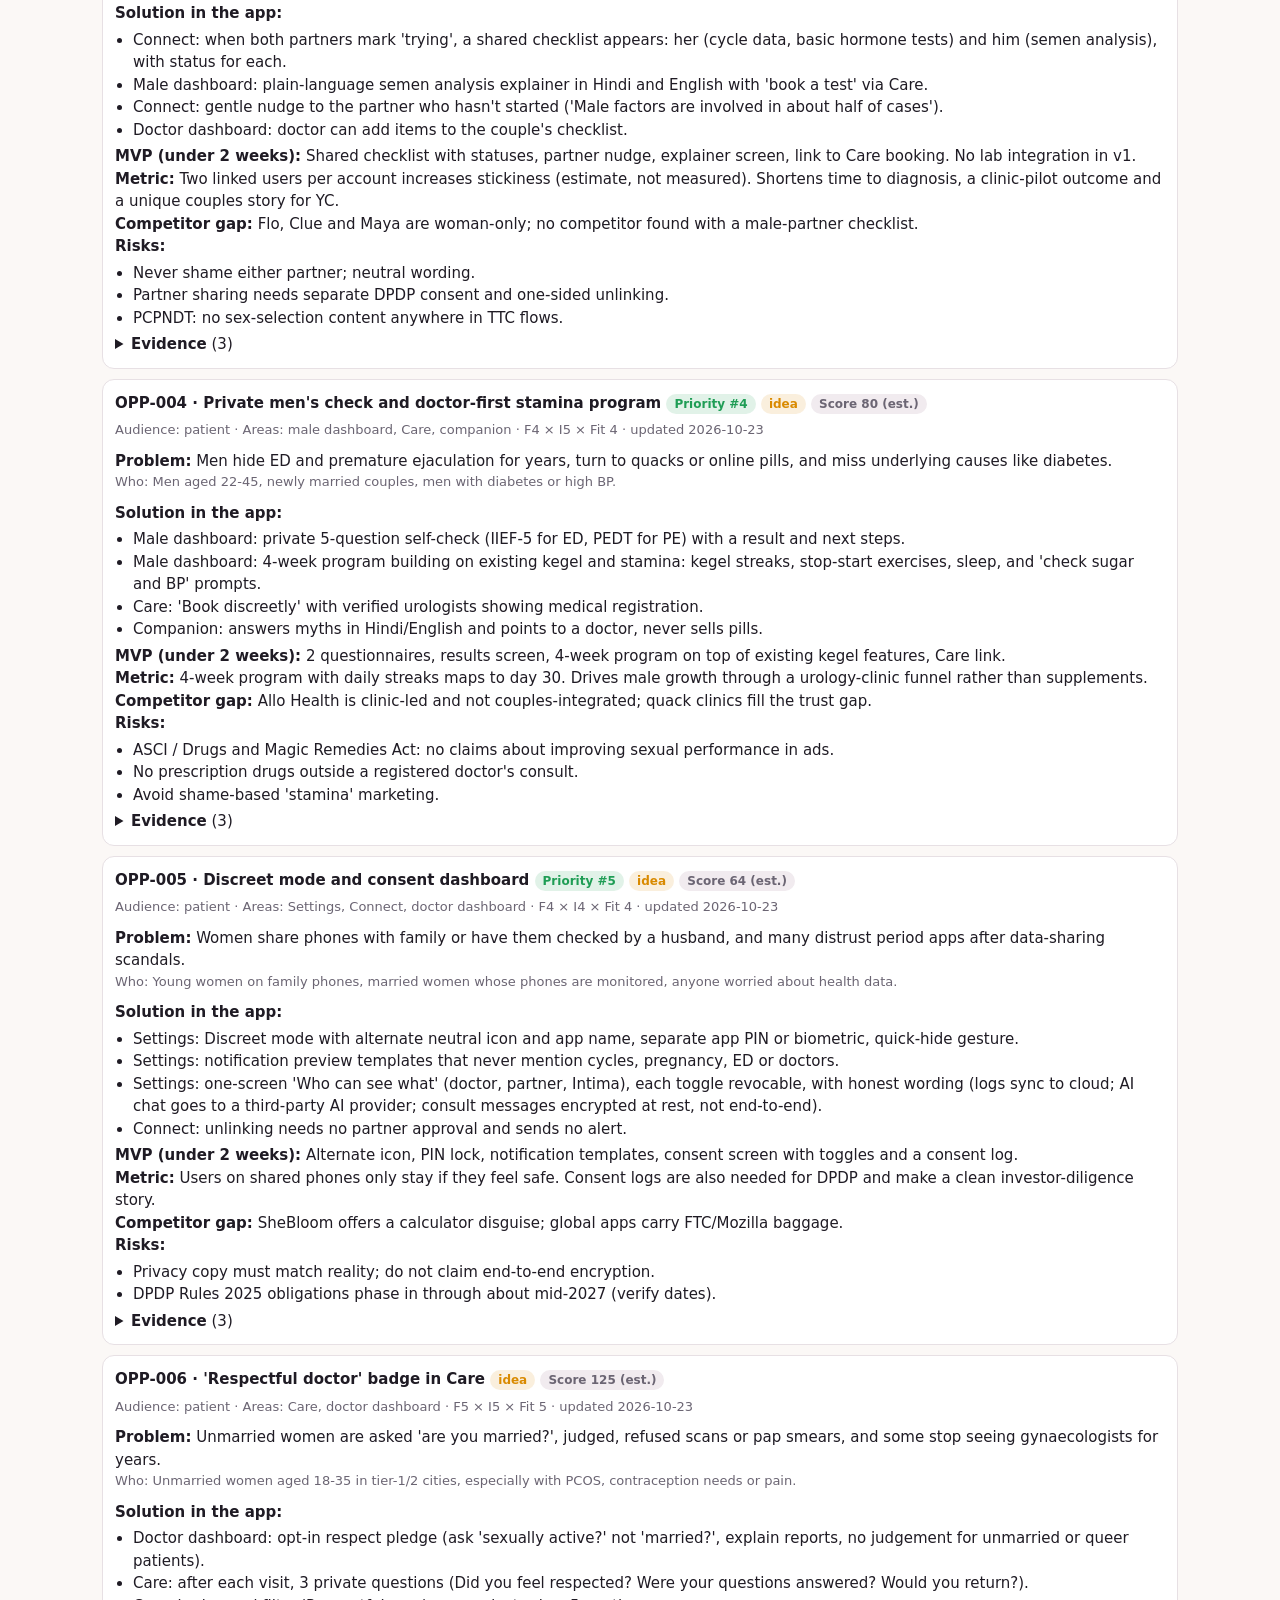
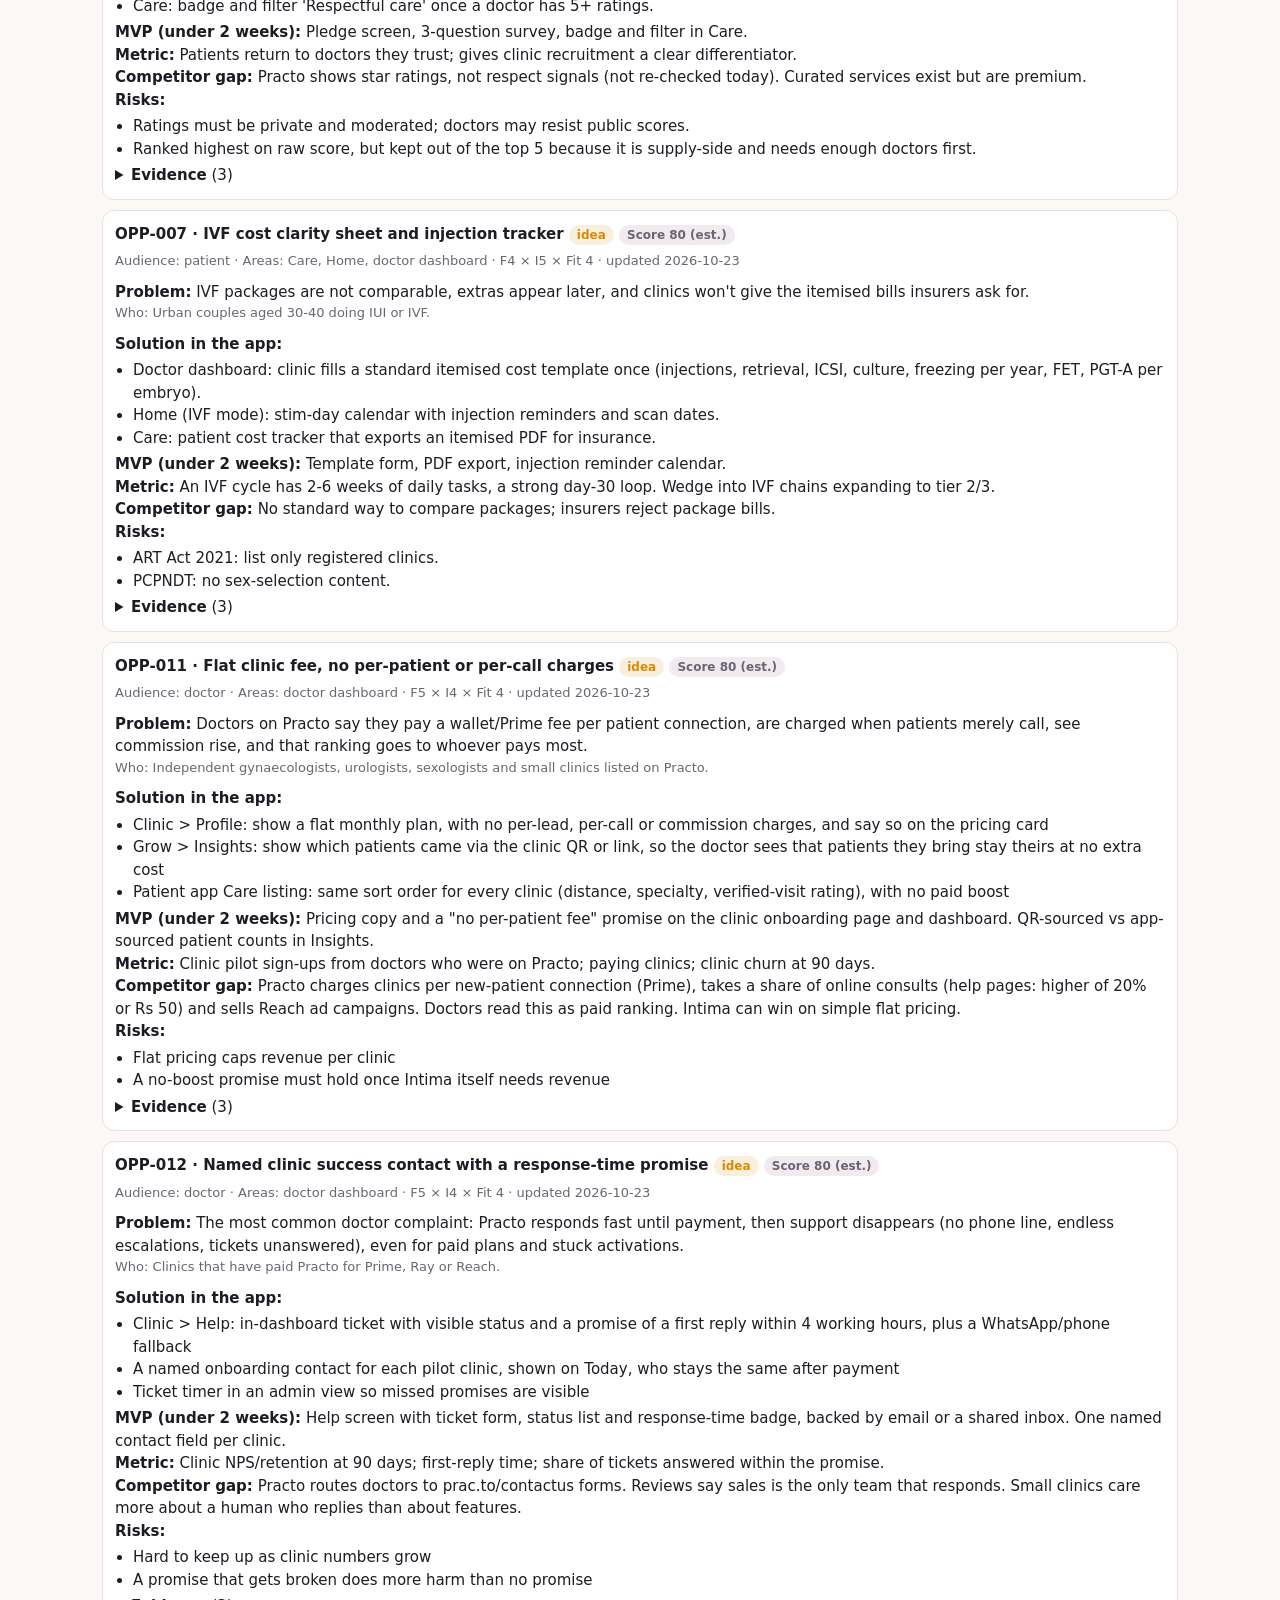
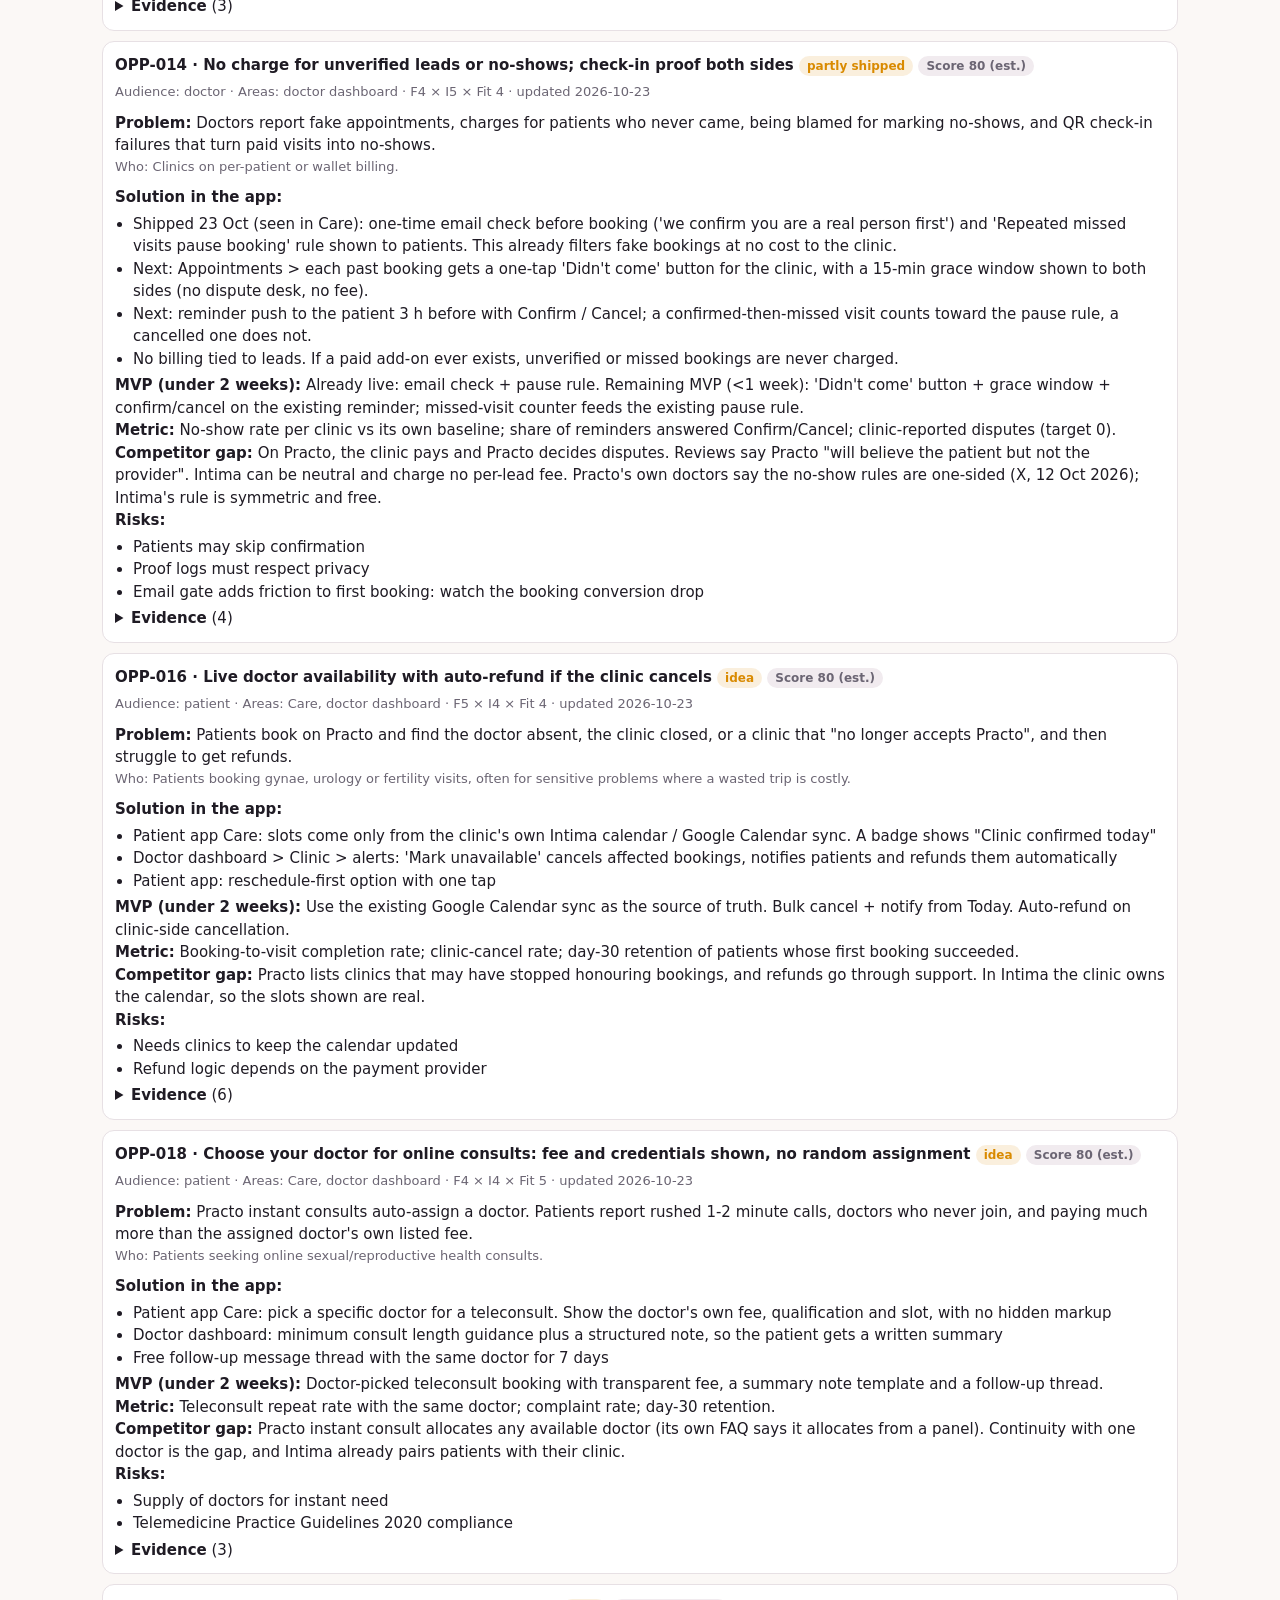
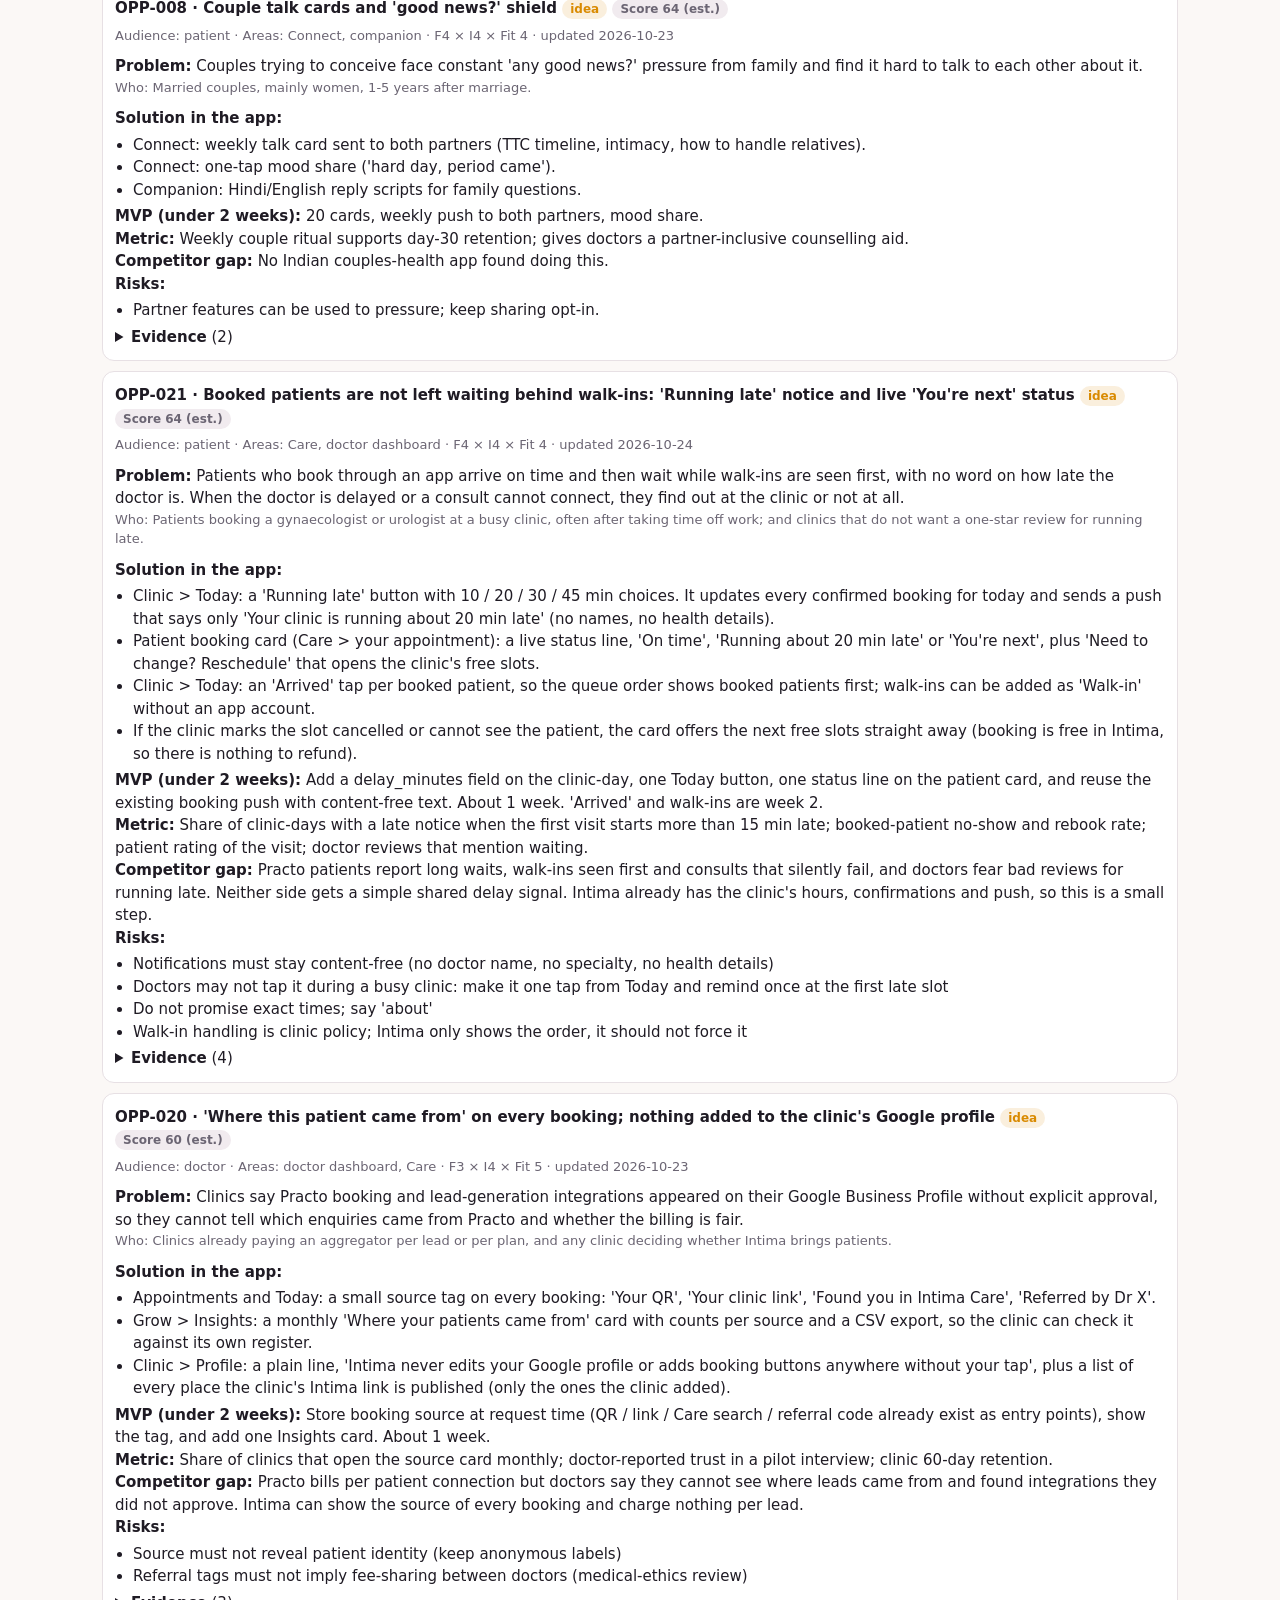
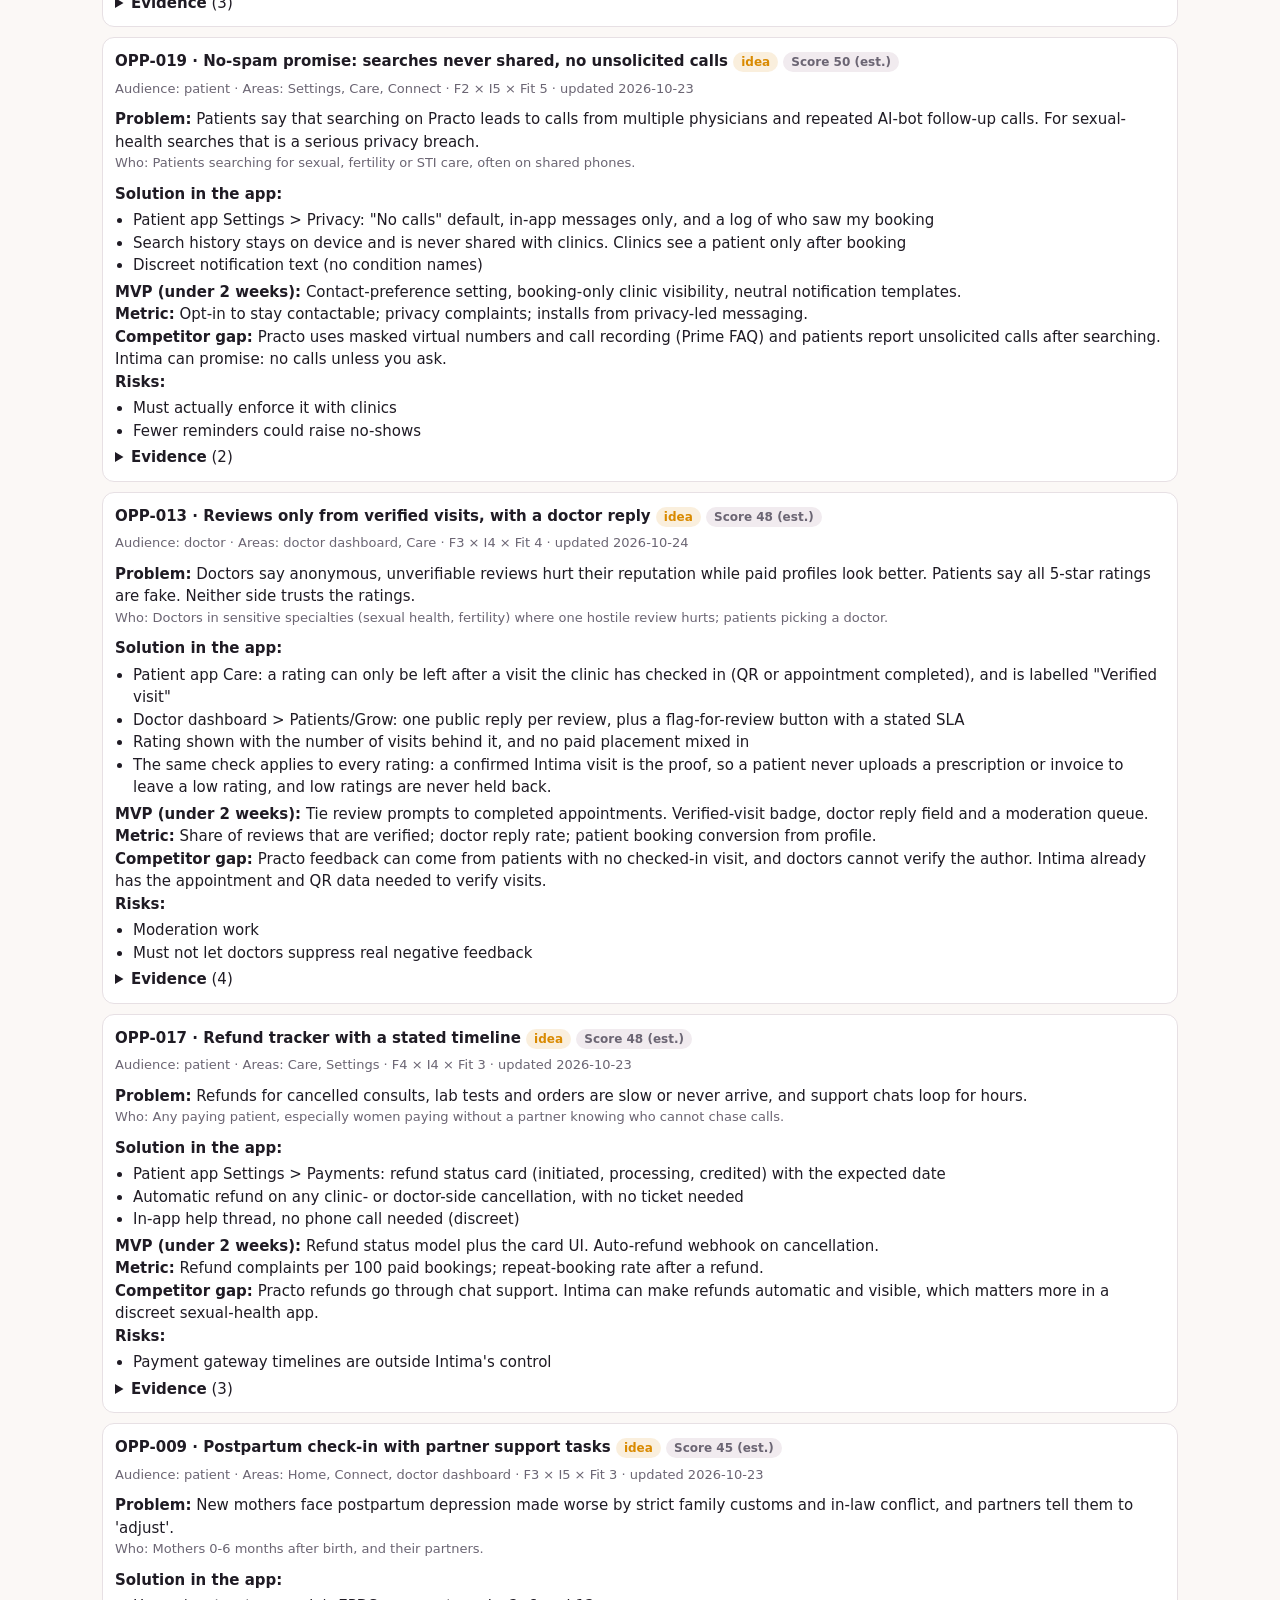
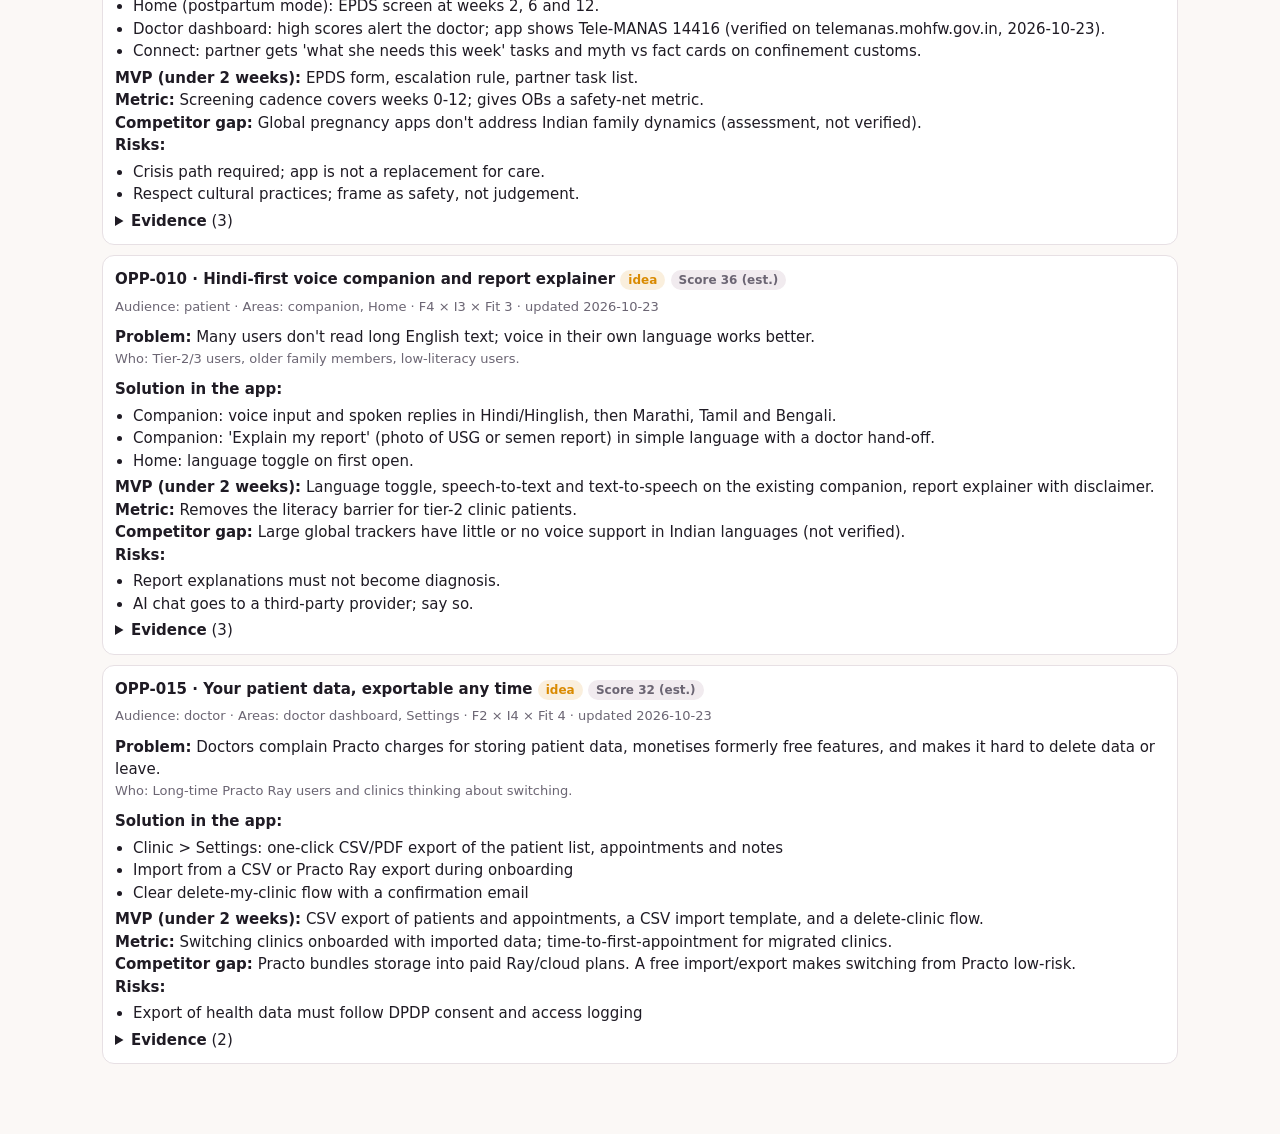
<file: problems.html>
<!doctype html>
<html lang="en"><head><meta charset="utf-8">
<meta name="viewport" content="width=device-width,initial-scale=1">
<meta name="robots" content="noindex">
<title>Problems & solutions · Intima Pulse</title>
<link rel="stylesheet" href="assets/style.css">
<script>try{document.documentElement.dataset.theme=localStorage.getItem('ip-theme')||(matchMedia('(prefers-color-scheme:dark)').matches?'dark':'light')}catch(e){}</script>
</head><body data-page="problems">
<header class="top"><a class="brand" href="index.html">💗<span> Intima Pulse</span></a><nav id="nav"></nav><button id="theme" aria-label="Toggle theme">🌓</button></header>
<main id="app"><div class="empty">Loading…</div></main>
<script src="assets/app.js"></script>
</body></html>
</file>
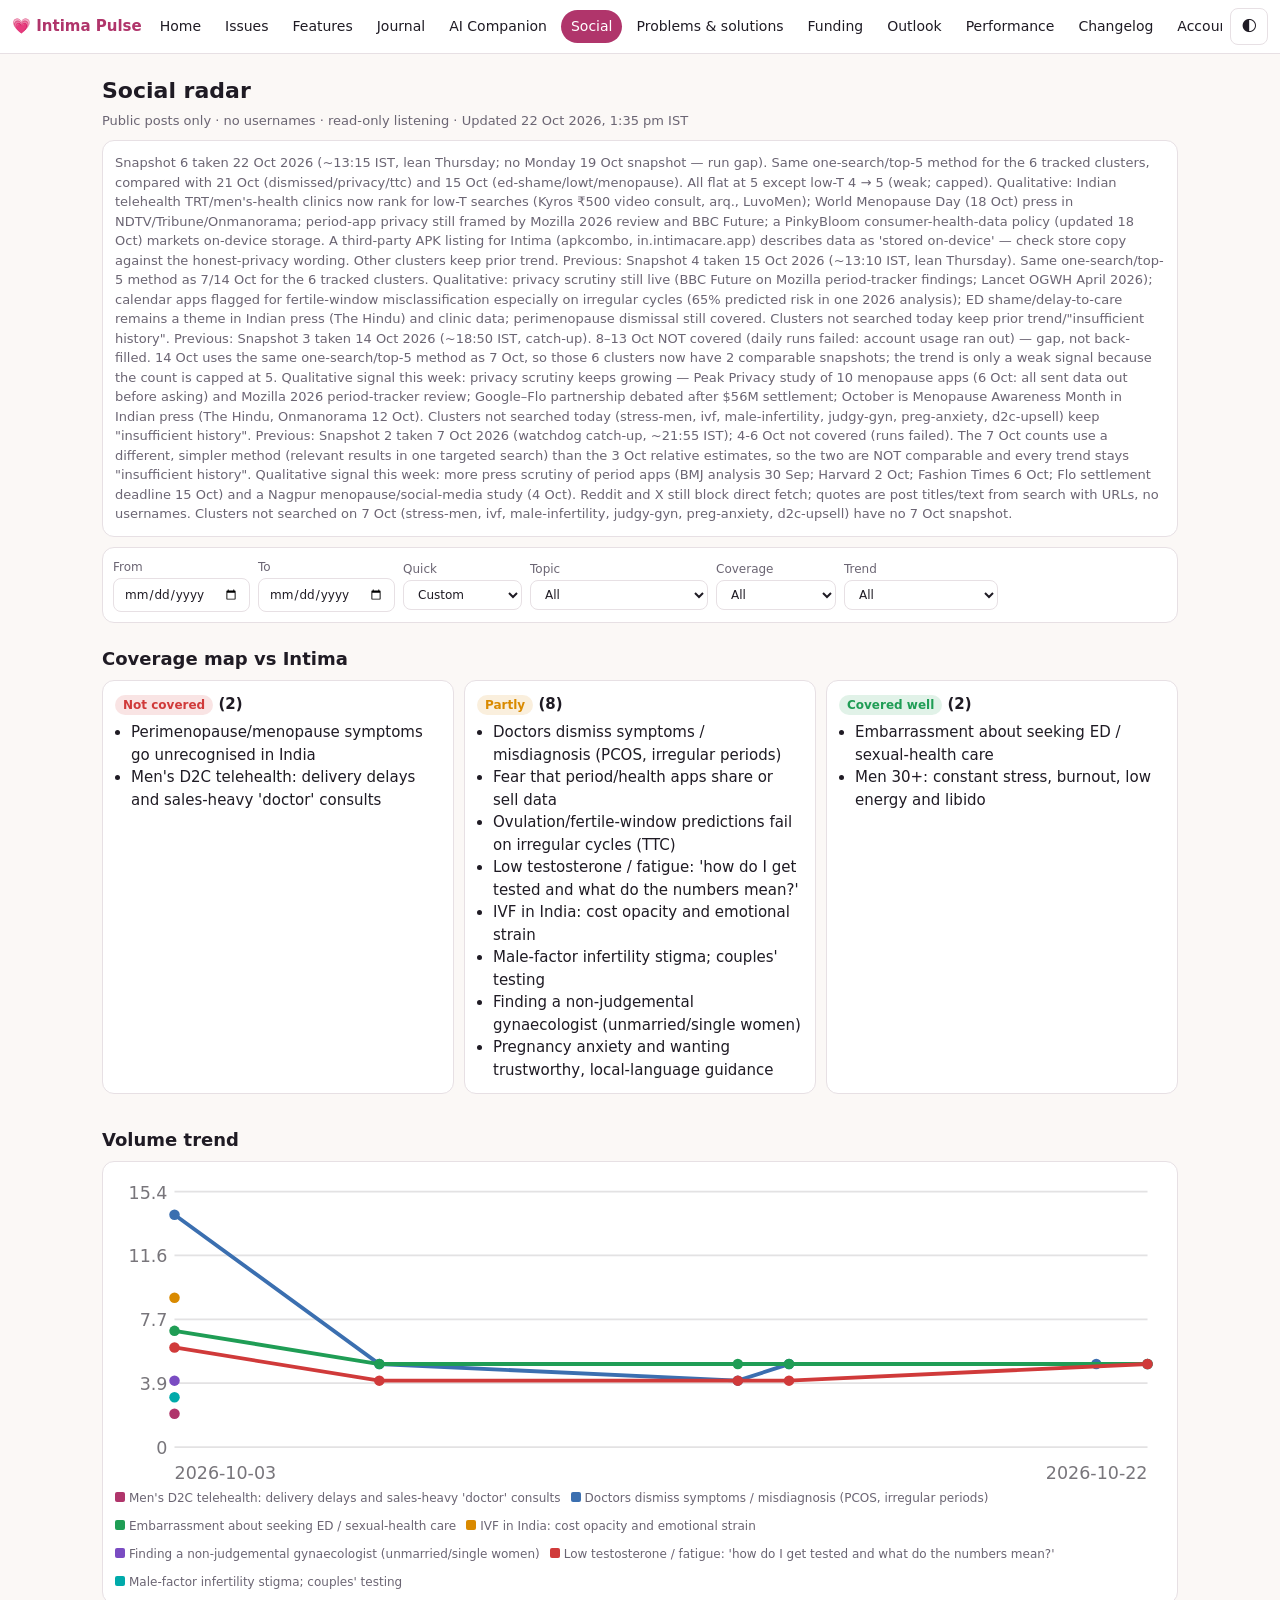
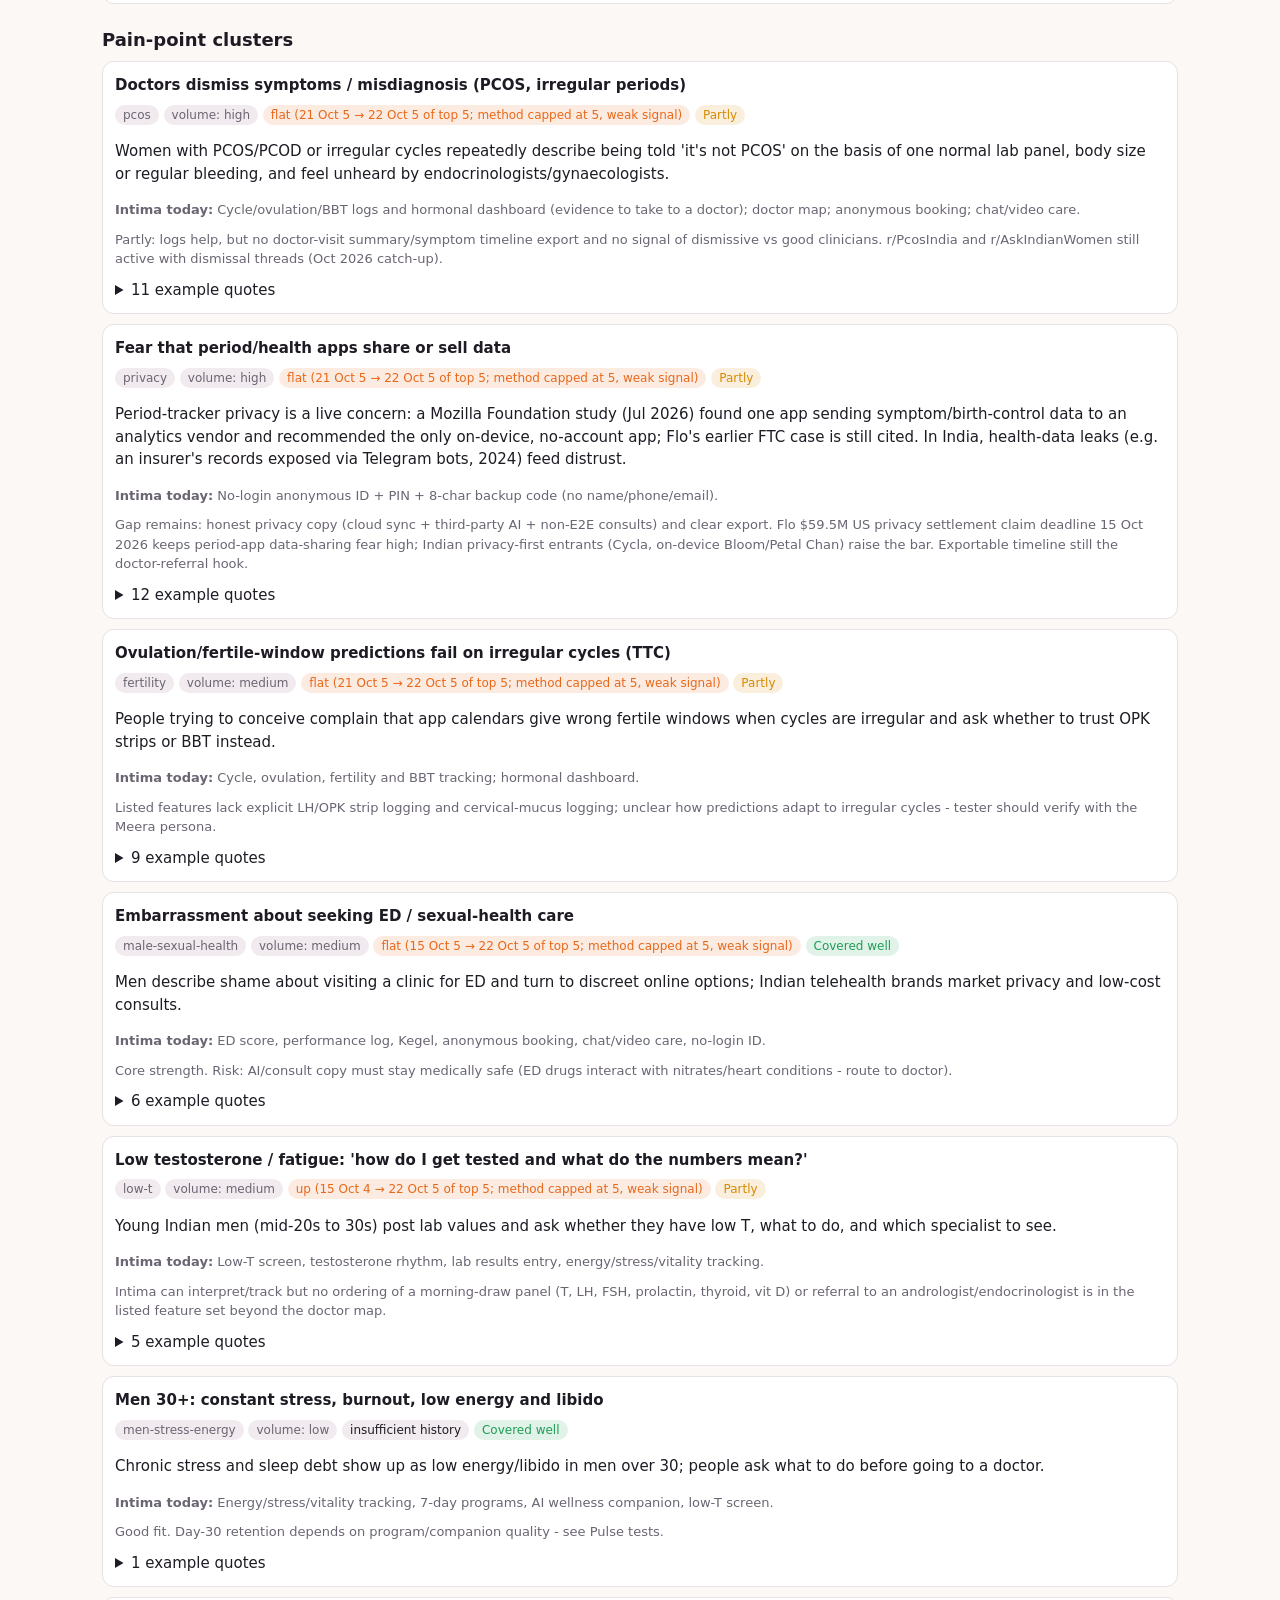
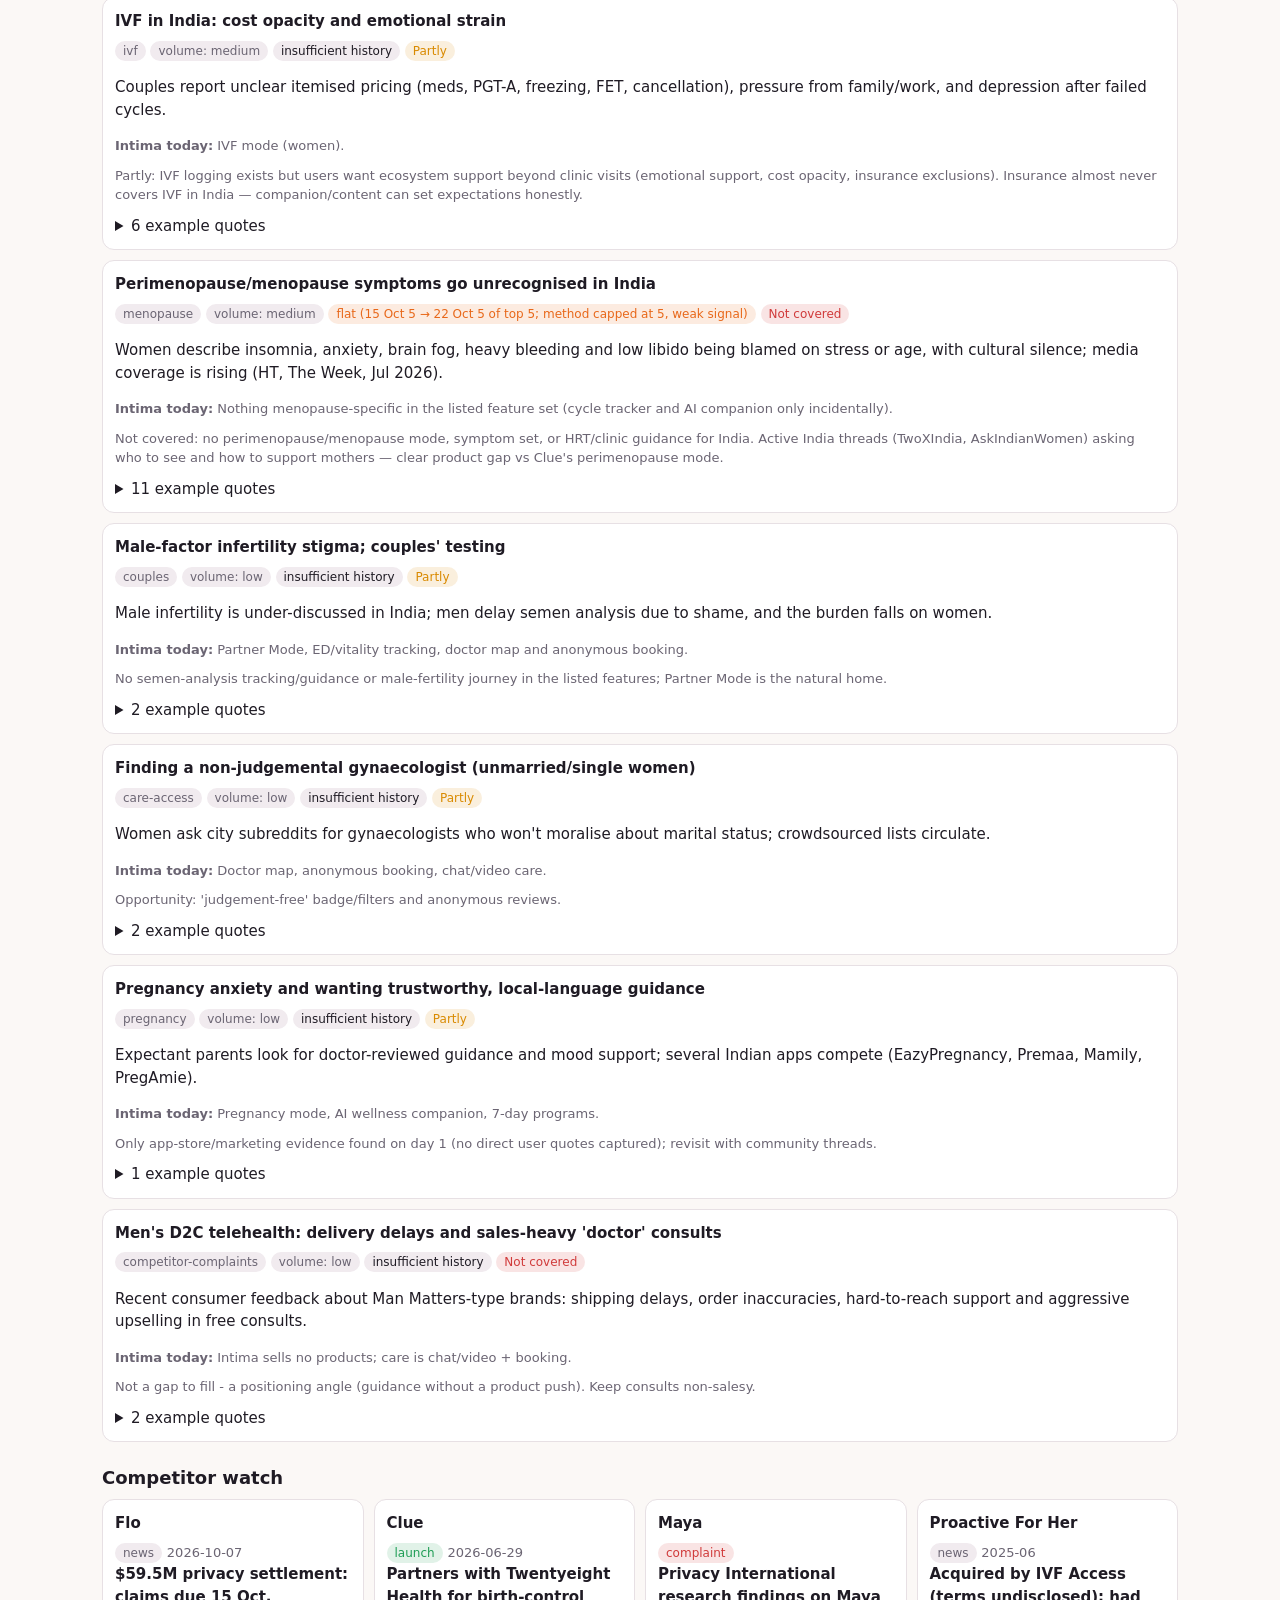
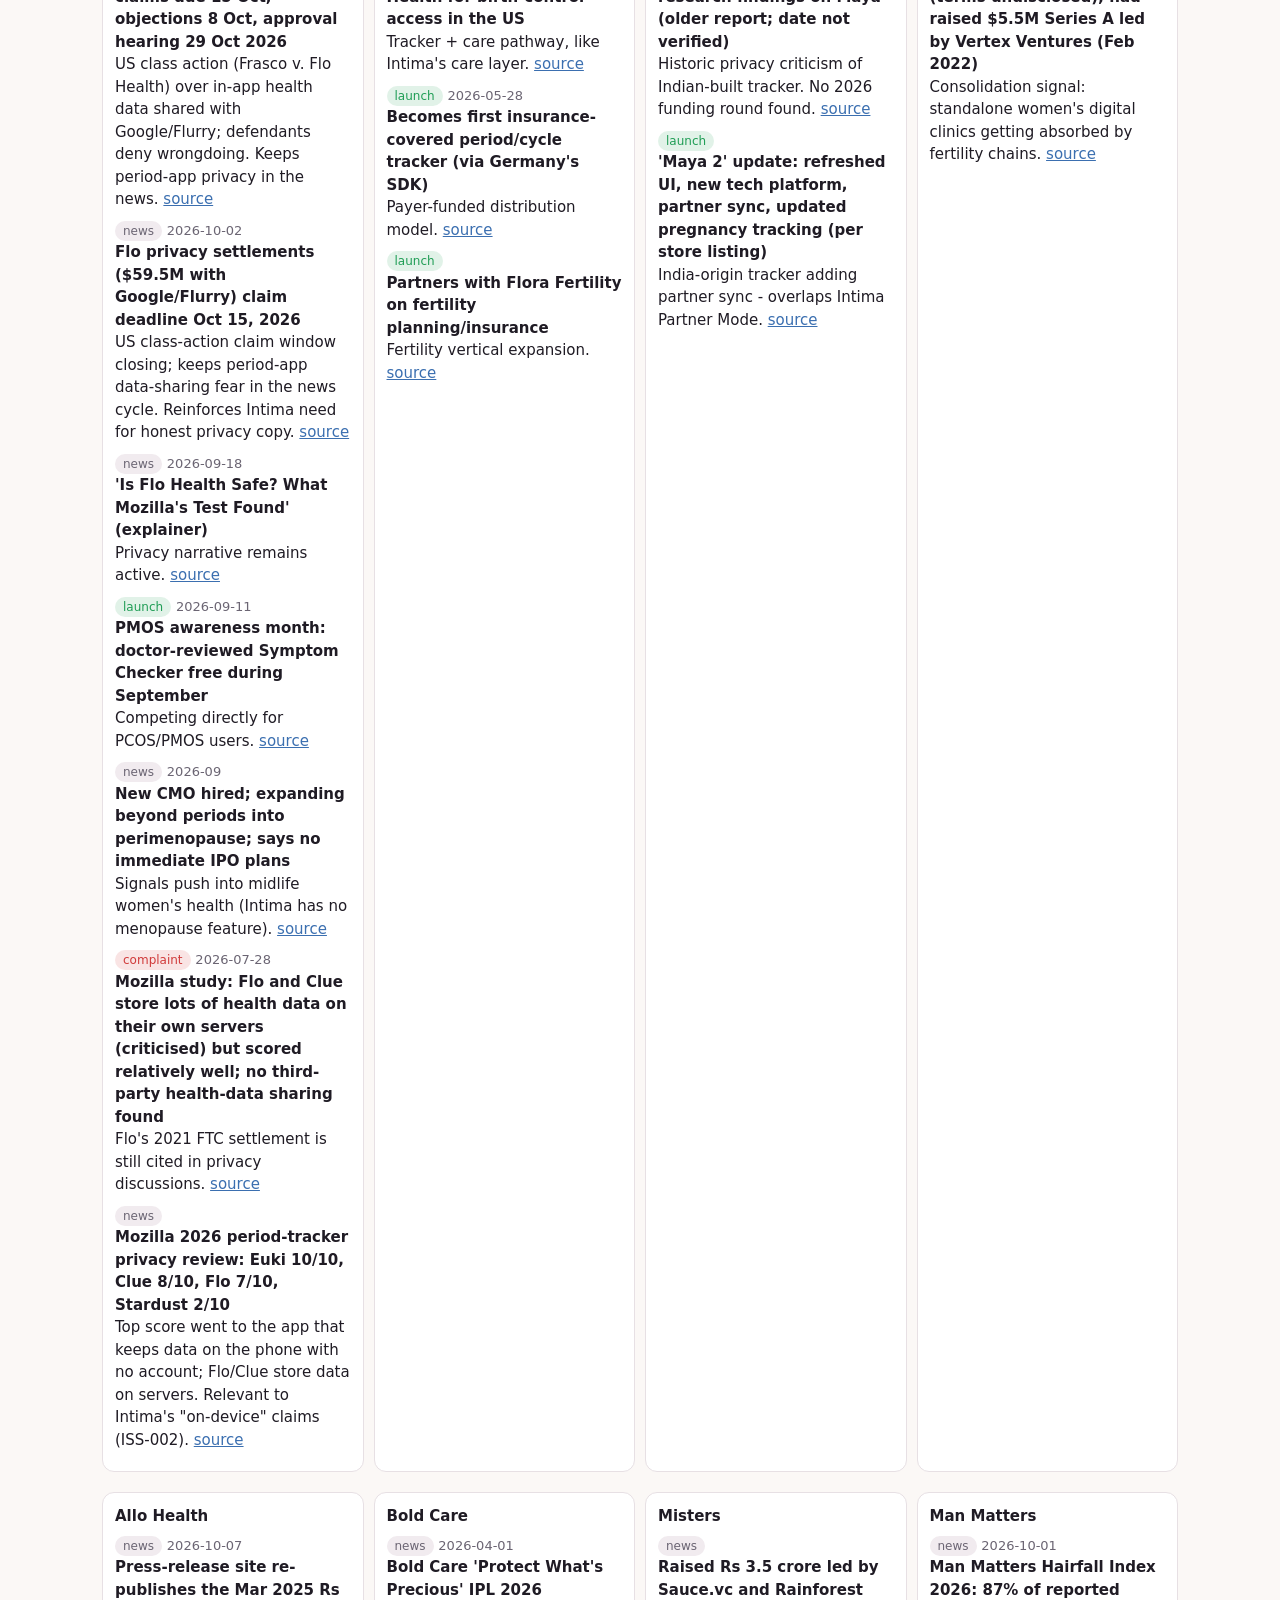
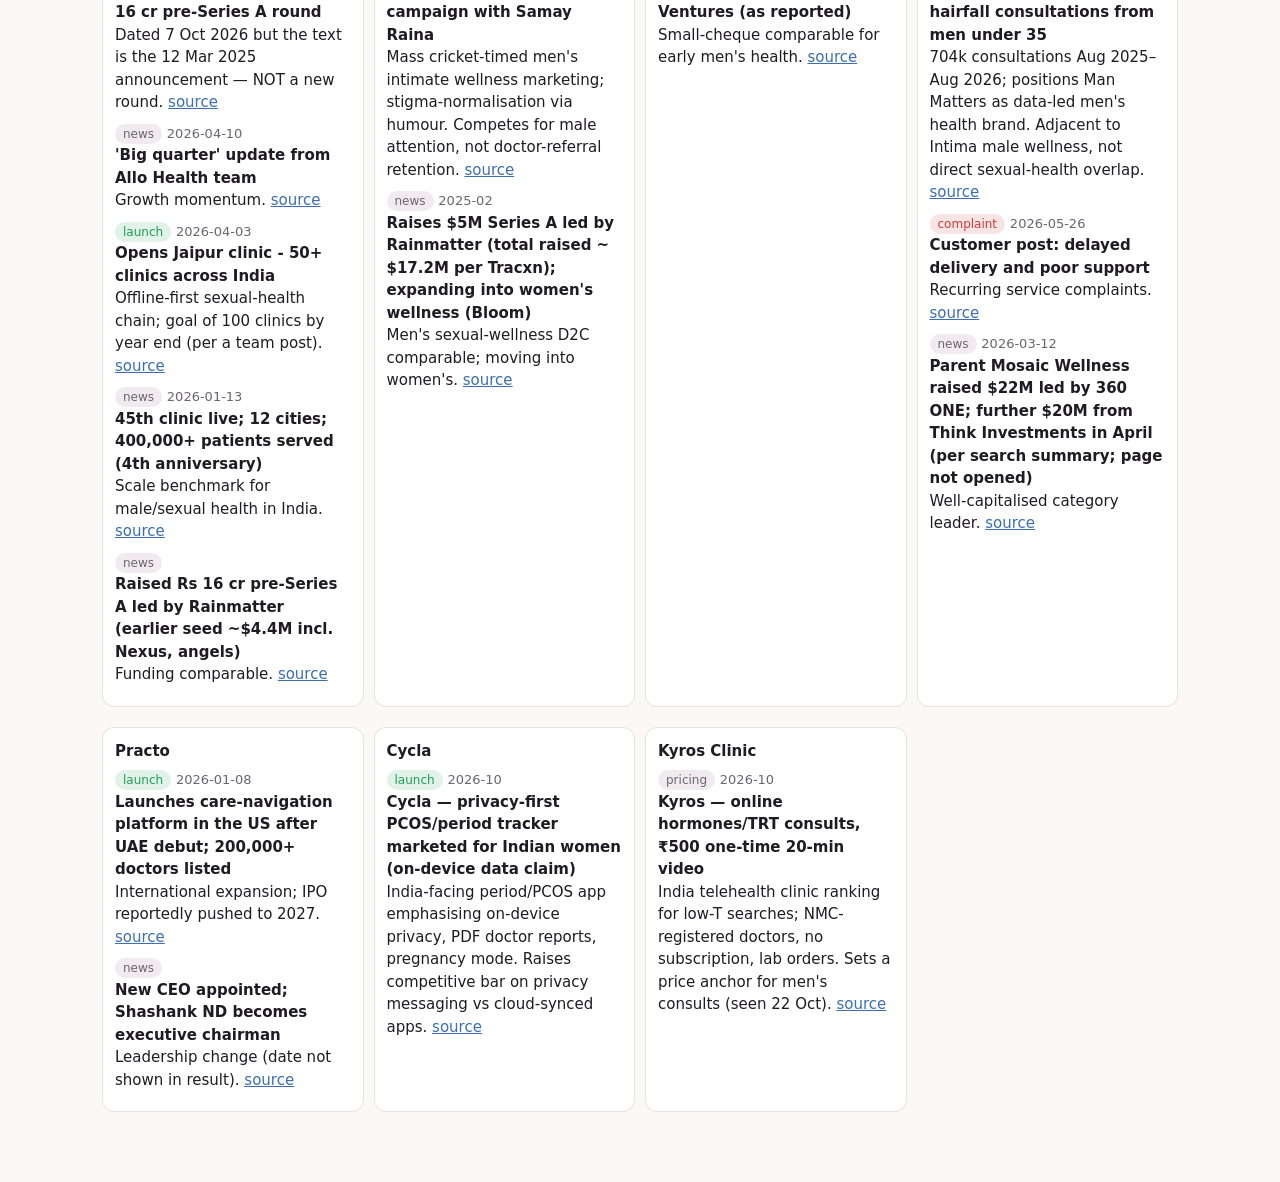
<file: social.html>
<!doctype html>
<html lang="en"><head><meta charset="utf-8">
<meta name="viewport" content="width=device-width,initial-scale=1">
<meta name="robots" content="noindex">
<title>Social radar · Intima Pulse</title>
<link rel="stylesheet" href="assets/style.css">
<script>try{document.documentElement.dataset.theme=localStorage.getItem('ip-theme')||(matchMedia('(prefers-color-scheme:dark)').matches?'dark':'light')}catch(e){}</script>
</head><body data-page="social">
<header class="top"><a class="brand" href="index.html">💗<span> Intima Pulse</span></a><nav id="nav"></nav><button id="theme" aria-label="Toggle theme">🌓</button></header>
<main id="app"><div class="empty">Loading…</div></main>
<script src="assets/app.js"></script>
</body></html>
</file>
<file: assets/style.css>
:root{--bg:#fbf8f6;--card:#fff;--fg:#1f1b24;--mut:#6b6573;--bd:#e7e0e4;--ac:#b0356b;--ac2:#3b6fb0;--ok:#1f9d55;--warn:#d98a00;--bad:#d03a3a;--chip:#f1ebef}
[data-theme=dark]{--bg:#141118;--card:#1e1a24;--fg:#efeaf2;--mut:#a39bad;--bd:#322c3b;--ac:#e0699f;--ac2:#6ea3e6;--chip:#2a2433}
*{box-sizing:border-box}html{-webkit-text-size-adjust:100%}
body{margin:0;font:15px/1.5 system-ui,-apple-system,Segoe UI,Roboto,sans-serif;background:var(--bg);color:var(--fg)}
a{color:var(--ac2)}
header.top{position:sticky;top:0;z-index:5;background:var(--card);border-bottom:1px solid var(--bd);display:flex;align-items:center;gap:8px;padding:8px 12px}
header .brand{font-weight:700;color:var(--ac);text-decoration:none;white-space:nowrap}
nav{display:flex;gap:4px;overflow-x:auto;flex:1;scrollbar-width:none}nav::-webkit-scrollbar{display:none}
nav a{padding:6px 10px;border-radius:999px;text-decoration:none;color:var(--fg);white-space:nowrap;font-size:14px}
nav a.on{background:var(--ac);color:#fff}
button,select,input{font:inherit;color:var(--fg);background:var(--card);border:1px solid var(--bd);border-radius:8px;padding:6px 10px}
button{cursor:pointer}button.sm{padding:3px 8px;font-size:13px}
main{max-width:1100px;margin:0 auto;padding:14px 12px 60px}
h1{font-size:22px;margin:6px 0 4px}h2{font-size:18px;margin:22px 0 8px}h3{font-size:15px;margin:0 0 6px}
.sub{color:var(--mut);font-size:13px;margin-bottom:10px}
.card{background:var(--card);border:1px solid var(--bd);border-radius:12px;padding:12px;margin-bottom:10px}
.grid{display:grid;gap:10px;grid-template-columns:repeat(auto-fit,minmax(260px,1fr))}
.filters{display:flex;flex-wrap:wrap;gap:8px;align-items:center;margin:8px 0 12px;padding:10px;background:var(--card);border:1px solid var(--bd);border-radius:12px}
.filters label{font-size:12px;color:var(--mut);display:flex;flex-direction:column;gap:2px}
.chip{display:inline-block;padding:1px 8px;border-radius:999px;font-size:12px;background:var(--chip);white-space:nowrap}
.great,.works,.fixed,.Covered,.good{background:#1f9d5522;color:var(--ok)}
.OK,.Partly,.P2,.confusing,.flat,.medium{background:#d98a0022;color:var(--warn)}
.weak,.P1,.rising,.regressed{background:#e8681a22;color:#e8681a}
.broken,.P0,.bad,.Not{background:#d03a3a22;color:var(--bad)}
.missing{background:#8884;color:var(--mut)}.P3{background:var(--chip);color:var(--mut)}
.open{background:#3b6fb022;color:var(--ac2)}
.big{font-size:54px;font-weight:800;line-height:1;color:var(--ac)}
.tw{overflow-x:auto}table{border-collapse:collapse;width:100%;font-size:14px}
th,td{text-align:left;padding:7px 8px;border-bottom:1px solid var(--bd);vertical-align:top}
th{font-size:12px;color:var(--mut);text-transform:uppercase;letter-spacing:.03em;white-space:nowrap}th.s{cursor:pointer}
.empty{color:var(--mut);text-align:center;padding:24px;border:1px dashed var(--bd);border-radius:12px}
details summary{cursor:pointer}pre,.copy{white-space:pre-wrap;background:var(--chip);border-radius:8px;padding:8px;font:13px/1.45 ui-monospace,monospace;margin:4px 0}
blockquote{margin:6px 0;padding:4px 10px;border-left:3px solid var(--ac);color:var(--mut)}
svg.ch{width:100%;height:auto;display:block}
.leg{font-size:12px;color:var(--mut);display:flex;gap:10px;flex-wrap:wrap}.leg i{display:inline-block;width:10px;height:10px;border-radius:2px;margin-right:4px}
img.shot{max-width:120px;max-height:90px;border-radius:6px;border:1px solid var(--bd)}
.cal{display:grid;grid-template-columns:repeat(7,1fr);gap:2px;font-size:12px}.cal div{min-height:54px;background:var(--chip);border-radius:6px;padding:2px 4px;overflow:hidden}
.cal .h{min-height:0;background:none;color:var(--mut);text-align:center}.cal .ev{display:block;background:var(--ac);color:#fff;border-radius:4px;padding:0 3px;margin-top:2px;font-size:10px;line-height:1.3;overflow:hidden;text-overflow:ellipsis;white-space:nowrap}
.cal .td{outline:2px solid var(--ac2)}
.mx{display:grid;grid-template-columns:repeat(auto-fill,minmax(150px,1fr));gap:8px}.mx .card{margin:0;padding:8px}
.cols{display:grid;gap:10px;grid-template-columns:repeat(auto-fit,minmax(240px,1fr))}
@media(max-width:600px){.big{font-size:44px}th,td{padding:6px 5px}header .brand span{display:none}}

.jump{display:flex;gap:6px;overflow-x:auto;margin:6px 0 4px;scrollbar-width:none}.jump::-webkit-scrollbar{display:none}
.jump a{padding:4px 10px;border-radius:999px;background:var(--chip);color:var(--fg);text-decoration:none;font-size:13px;white-space:nowrap}
.card.warn{border-color:var(--warn)}
.kv{display:flex;justify-content:space-between;gap:10px;padding:3px 0;border-bottom:1px dashed var(--bd);font-size:14px}.kv span{color:var(--mut)}.kv b{text-align:right}
.sc ul,.card ul{margin:4px 0;padding-left:18px}
.bar{display:flex;height:10px;border-radius:6px;overflow:hidden;background:var(--chip);margin:6px 0}.bar i{display:block;height:100%}
.calc{display:grid;gap:10px;grid-template-columns:repeat(auto-fit,minmax(240px,1fr));margin-top:8px}
.sl{display:flex;flex-direction:column;gap:2px;font-size:13px}.sl span{display:flex;justify-content:space-between;gap:8px}.sl input[type=range]{width:100%;padding:0;border:0;background:none;accent-color:var(--ac);height:28px}.sl small{color:var(--mut);font-size:11px;line-height:1.3}
.ms{display:flex;gap:12px;padding:8px 0;border-bottom:1px solid var(--bd)}.ms:last-child{border:0}.ms .d{min-width:92px}.ms.past{opacity:.55}
h2[id],h3[id]{scroll-margin-top:60px}
@media(max-width:600px){.ms{flex-direction:column;gap:2px}.kv{font-size:13px}}
.card td,.card th{overflow-wrap:anywhere}.card table{table-layout:auto;max-width:100%}
.card{overflow-x:auto}
</file>
